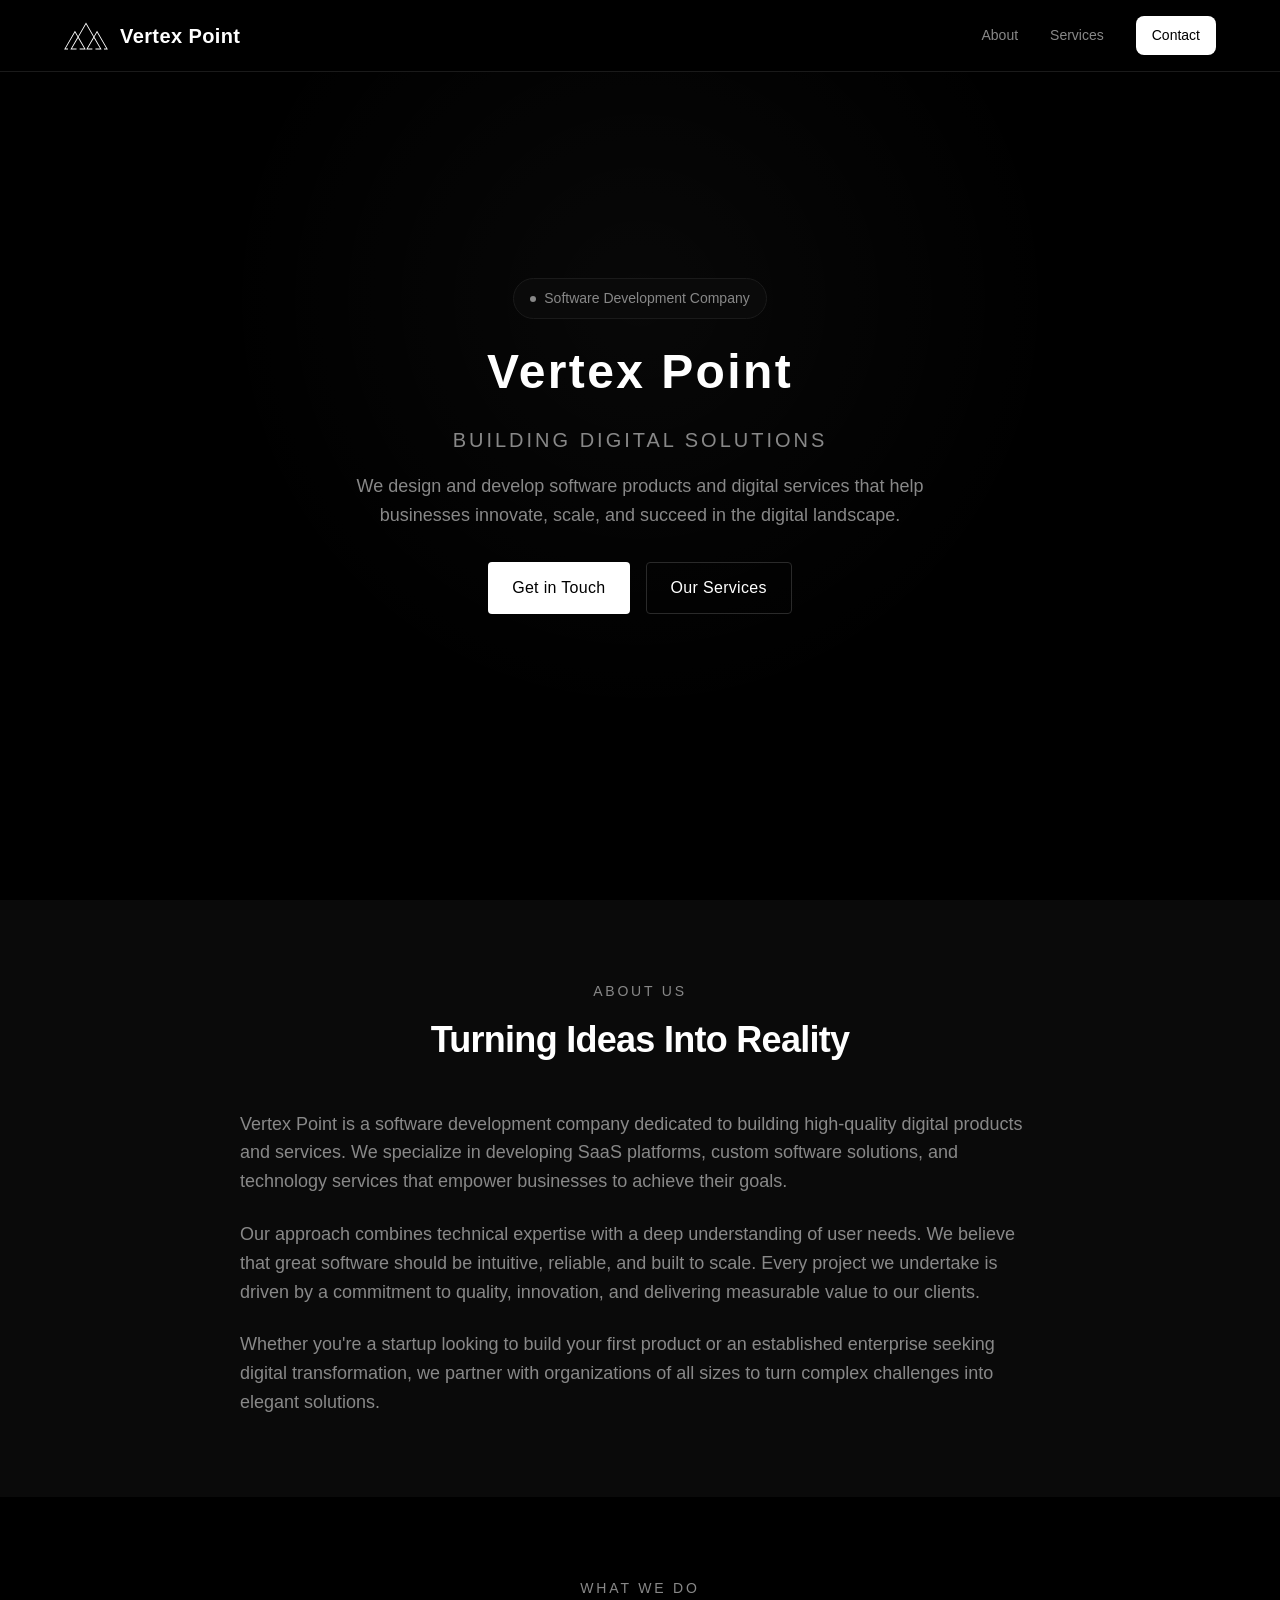
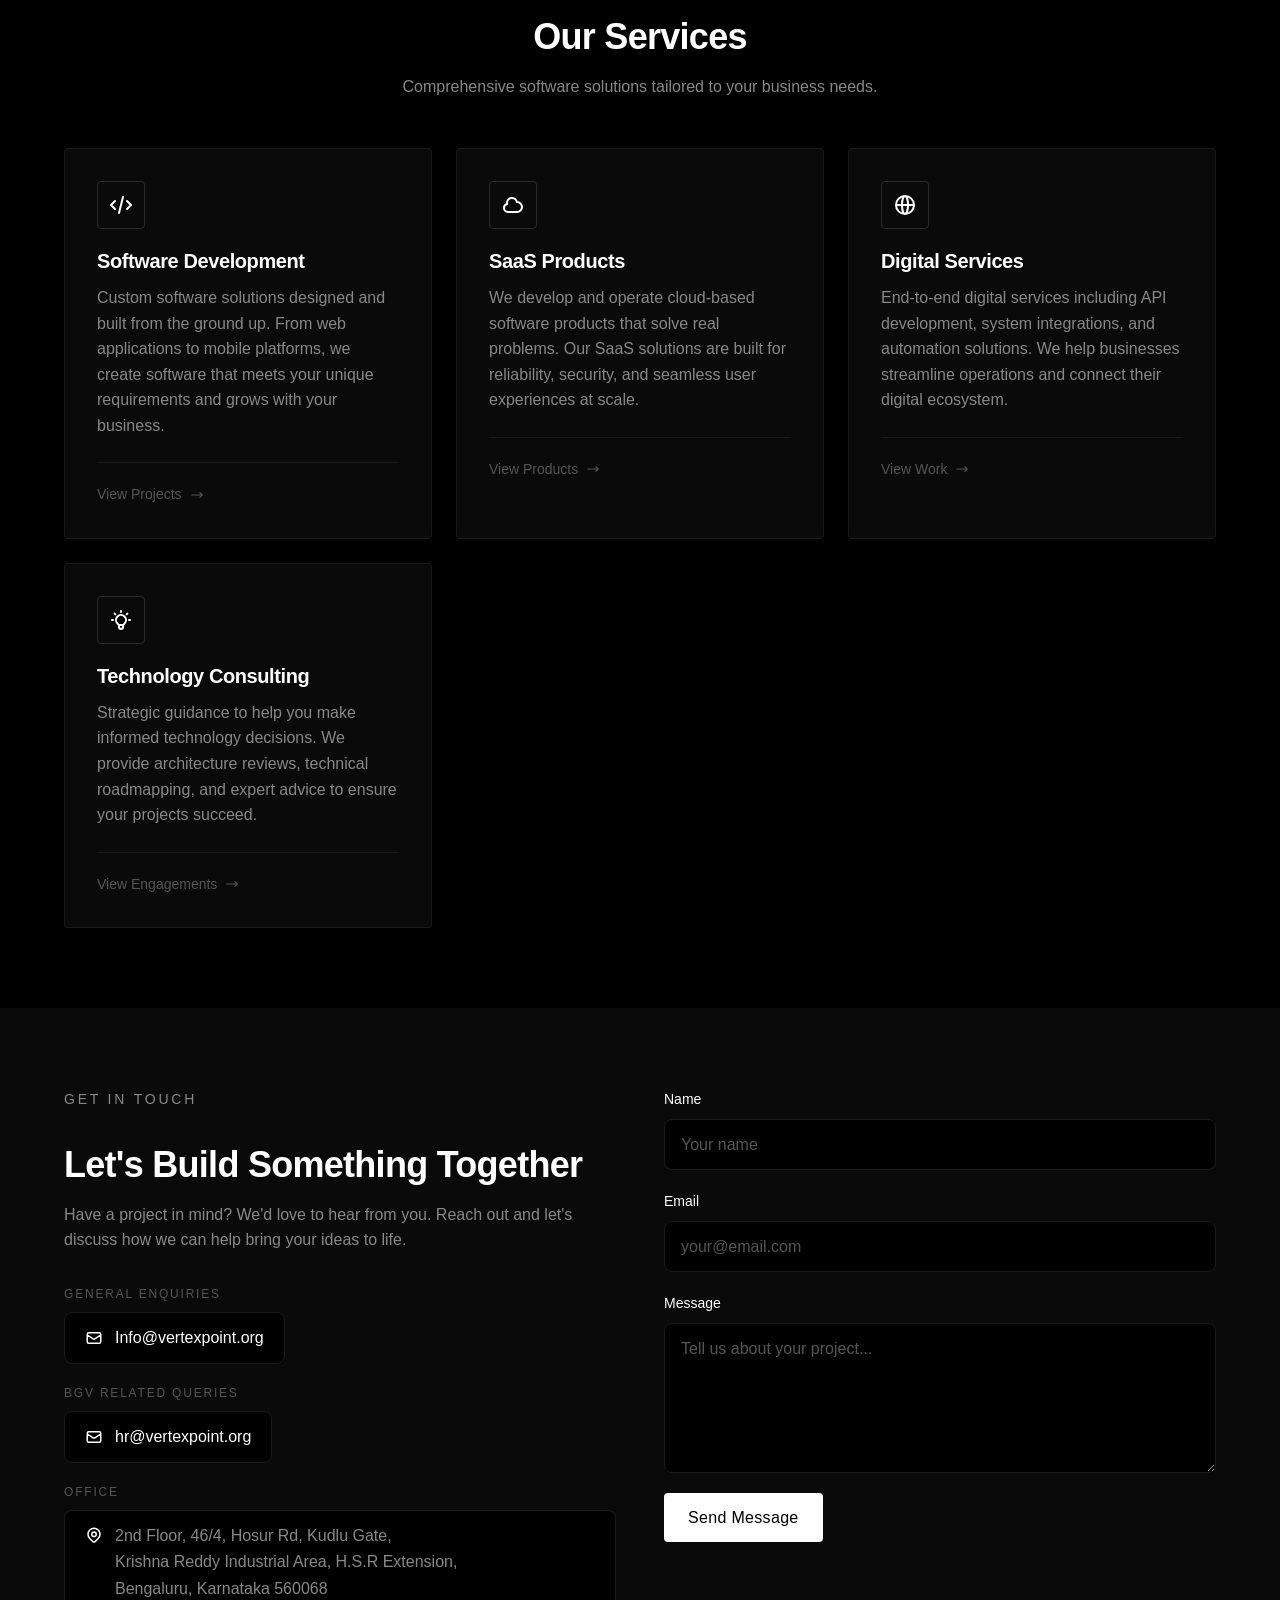
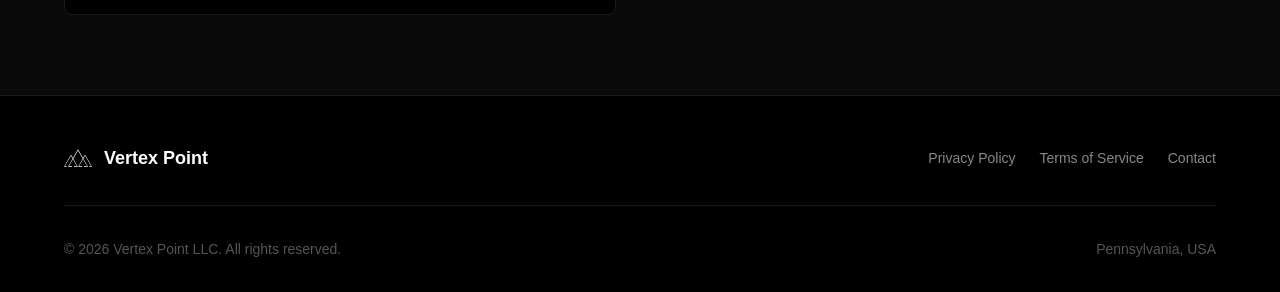
<file: index.html>
<!DOCTYPE html>
<html lang="en">
<head>
  <meta charset="UTF-8">
  <meta name="viewport" content="width=device-width, initial-scale=1.0">
  <meta http-equiv="X-UA-Compatible" content="IE=edge">

  <!-- Primary Meta Tags -->
  <title>Vertex Point | Software Development & Digital Services</title>
  <meta name="title" content="Vertex Point | Software Development & Digital Services">
  <meta name="description" content="Vertex Point LLC is a Pennsylvania-based software development company specializing in SaaS products, digital services, and technology solutions.">
  <meta name="keywords" content="software development, SaaS, digital services, technology consulting, Pennsylvania, software company">
  <meta name="author" content="Vertex Point LLC">
  <meta name="robots" content="index, follow">

  <!-- Canonical URL -->
  <link rel="canonical" href="index.html">

  <!-- Open Graph / Facebook -->
  <meta property="og:type" content="website">
  <meta property="og:url" content="index.html">
  <meta property="og:title" content="Vertex Point | Software Development & Digital Services">
  <meta property="og:description" content="Vertex Point LLC is a Pennsylvania-based software development company specializing in SaaS products, digital services, and technology solutions.">
  <meta property="og:image" content="og-image.html">
  <meta property="og:site_name" content="Vertex Point">
  <meta property="og:locale" content="en_US">

  <!-- Twitter -->
  <meta name="twitter:card" content="summary_large_image">
  <meta name="twitter:url" content="index.html">
  <meta name="twitter:title" content="Vertex Point | Software Development & Digital Services">
  <meta name="twitter:description" content="Vertex Point LLC is a Pennsylvania-based software development company specializing in SaaS products, digital services, and technology solutions.">
  <meta name="twitter:image" content="og-image.html">

  <!-- Favicon -->
  <link rel="icon" type="image/svg+xml" href="favicon.svg">
  <link rel="apple-touch-icon" href="favicon.svg">

  <!-- Stylesheet -->
  <link rel="stylesheet" href="css/style.css">

  <!-- Structured Data -->
  <script type="application/ld+json">
  {
    "@context": "https://schema.org",
    "@type": "Organization",
    "name": "Vertex Point LLC",
    "alternateName": "Vertex Point",
    "url": "https://vpoint.dev",
    "logo": "https://vpoint.dev/favicon.svg",
    "description": "Software development company specializing in SaaS products, digital services, and technology solutions.",
    "address": {
      "@type": "PostalAddress",
      "streetAddress": "2nd floor 46/4, Hosur Rd, Kudlu Gate, Krishna Reddy Industrial Area, H.S.R Extension",
      "addressLocality": "Bengaluru",
      "addressRegion": "Karnataka",
      "postalCode": "560068",
      "addressCountry": "IN"
    },
    "contactPoint": [
      {
        "@type": "ContactPoint",
        "email": "Info@vertexpoint.org",
        "contactType": "customer service"
      },
      {
        "@type": "ContactPoint",
        "email": "hr@vertexpoint.org",
        "contactType": "human resources"
      }
    ],
    "sameAs": []
  }
  </script>
</head>
<body>
  <!-- Header -->
  <header class="header">
    <div class="container">
      <a href="index.html" class="logo" aria-label="Vertex Point Home">
        <svg viewBox="-125 -80 250 160" fill="none" xmlns="http://www.w3.org/2000/svg" aria-hidden="true">
          <polygon fill="currentColor" points="102.69756,77.17041 124.99998,77.17041 63.1392,-29.97693 45.19286,1.10681 -0.0002,-77.17041 -45.19334,1.10681 -63.13921,-29.97693 -124.99998,77.17041 -102.69753,77.17041 -102.69753,72.12573 -116.26201,72.12573 -63.13921,-19.88586 -48.10616,6.15137 -89.10826,77.17041 -54.07253,77.17041 -54.07253,72.12573 -80.37025,72.12573 -45.19334,11.19702 -10.01595,72.12573 -36.31413,72.12573 -36.31413,77.17041 -1.2784,77.17041 -42.2805,6.15137 -0.0002,-67.0802 42.28105,6.15234 1.27745,77.17041 36.31419,77.17041 36.31419,72.12573 10.01598,72.12573 45.19286,11.19702 80.3698,72.12573 54.07256,72.12573 54.07256,77.17041 89.10924,77.17041 48.1057,6.15137 63.1392,-19.88586 116.26152,72.12573 102.69756,72.12573"/>
        </svg>
        <span>Vertex Point</span>
      </a>

      <button class="menu-toggle" aria-label="Toggle menu" aria-expanded="false">
        <span></span>
        <span></span>
        <span></span>
      </button>

      <nav class="nav" role="navigation">
        <a href="#about" class="nav-link">About</a>
        <a href="#services" class="nav-link">Services</a>
        <a href="#contact" class="nav-cta">Contact</a>
      </nav>
    </div>
  </header>

  <main>
    <!-- Hero Section -->
    <section class="hero" id="home">
      <div class="container">
        <div class="hero-content">
          <div class="hero-badge">
            <span class="dot"></span>
            <span>Software Development Company</span>
          </div>
          <h1>Vertex Point</h1>
          <p class="hero-tagline">Building Digital Solutions</p>
          <p class="hero-description">
            We design and develop software products and digital services that help businesses innovate, scale, and succeed in the digital landscape.
          </p>
          <div class="hero-cta">
            <a href="#contact" class="btn btn-primary">Get in Touch</a>
            <a href="#services" class="btn btn-secondary">Our Services</a>
          </div>
        </div>
      </div>
    </section>

    <!-- About Section -->
    <section class="about" id="about">
      <div class="container">
        <div class="section-header">
          <p class="section-label">About Us</p>
          <h2>Turning Ideas Into Reality</h2>
        </div>
        <div class="about-content">
          <p>
            Vertex Point is a software development company dedicated to building high-quality digital products and services. We specialize in developing SaaS platforms, custom software solutions, and technology services that empower businesses to achieve their goals.
          </p>
          <p>
            Our approach combines technical expertise with a deep understanding of user needs. We believe that great software should be intuitive, reliable, and built to scale. Every project we undertake is driven by a commitment to quality, innovation, and delivering measurable value to our clients.
          </p>
          <p>
            Whether you're a startup looking to build your first product or an established enterprise seeking digital transformation, we partner with organizations of all sizes to turn complex challenges into elegant solutions.
          </p>
        </div>
      </div>
    </section>

    <!-- Services Section -->
    <section class="services" id="services">
      <div class="container">
        <div class="section-header">
          <p class="section-label">What We Do</p>
          <h2>Our Services</h2>
          <p>Comprehensive software solutions tailored to your business needs.</p>
        </div>
        <div class="services-grid">
          <!-- Software Development -->
          <a href="services/software-development.html" class="service-card">
            <div class="service-icon">
              <svg xmlns="http://www.w3.org/2000/svg" fill="none" viewBox="0 0 24 24" stroke="currentColor" stroke-width="2">
                <path stroke-linecap="round" stroke-linejoin="round" d="M10 20l4-16m4 4l4 4-4 4M6 16l-4-4 4-4"/>
              </svg>
            </div>
            <h3>Software Development</h3>
            <p>Custom software solutions designed and built from the ground up. From web applications to mobile platforms, we create software that meets your unique requirements and grows with your business.</p>
            <div class="service-card-footer">
              <span>View Projects</span>
              <svg xmlns="http://www.w3.org/2000/svg" fill="none" viewBox="0 0 24 24" stroke="currentColor" stroke-width="2" width="14" height="14"><path stroke-linecap="round" stroke-linejoin="round" d="M17 8l4 4m0 0l-4 4m4-4H3"/></svg>
            </div>
          </a>

          <!-- SaaS Products -->
          <a href="services/saas.html" class="service-card">
            <div class="service-icon">
              <svg xmlns="http://www.w3.org/2000/svg" fill="none" viewBox="0 0 24 24" stroke="currentColor" stroke-width="2">
                <path stroke-linecap="round" stroke-linejoin="round" d="M3 15a4 4 0 004 4h9a5 5 0 10-.1-9.999 5.002 5.002 0 10-9.78 2.096A4.001 4.001 0 003 15z"/>
              </svg>
            </div>
            <h3>SaaS Products</h3>
            <p>We develop and operate cloud-based software products that solve real problems. Our SaaS solutions are built for reliability, security, and seamless user experiences at scale.</p>
            <div class="service-card-footer">
              <span>View Products</span>
              <svg xmlns="http://www.w3.org/2000/svg" fill="none" viewBox="0 0 24 24" stroke="currentColor" stroke-width="2" width="14" height="14"><path stroke-linecap="round" stroke-linejoin="round" d="M17 8l4 4m0 0l-4 4m4-4H3"/></svg>
            </div>
          </a>

          <!-- Digital Services -->
          <a href="services/digital-services.html" class="service-card">
            <div class="service-icon">
              <svg xmlns="http://www.w3.org/2000/svg" fill="none" viewBox="0 0 24 24" stroke="currentColor" stroke-width="2">
                <path stroke-linecap="round" stroke-linejoin="round" d="M21 12a9 9 0 01-9 9m9-9a9 9 0 00-9-9m9 9H3m9 9a9 9 0 01-9-9m9 9c1.657 0 3-4.03 3-9s-1.343-9-3-9m0 18c-1.657 0-3-4.03-3-9s1.343-9 3-9m-9 9a9 9 0 019-9"/>
              </svg>
            </div>
            <h3>Digital Services</h3>
            <p>End-to-end digital services including API development, system integrations, and automation solutions. We help businesses streamline operations and connect their digital ecosystem.</p>
            <div class="service-card-footer">
              <span>View Work</span>
              <svg xmlns="http://www.w3.org/2000/svg" fill="none" viewBox="0 0 24 24" stroke="currentColor" stroke-width="2" width="14" height="14"><path stroke-linecap="round" stroke-linejoin="round" d="M17 8l4 4m0 0l-4 4m4-4H3"/></svg>
            </div>
          </a>

          <!-- Technology Consulting -->
          <a href="services/technology-consulting.html" class="service-card">
            <div class="service-icon">
              <svg xmlns="http://www.w3.org/2000/svg" fill="none" viewBox="0 0 24 24" stroke="currentColor" stroke-width="2">
                <path stroke-linecap="round" stroke-linejoin="round" d="M9.663 17h4.673M12 3v1m6.364 1.636l-.707.707M21 12h-1M4 12H3m3.343-5.657l-.707-.707m2.828 9.9a5 5 0 117.072 0l-.548.547A3.374 3.374 0 0014 18.469V19a2 2 0 11-4 0v-.531c0-.895-.356-1.754-.988-2.386l-.548-.547z"/>
              </svg>
            </div>
            <h3>Technology Consulting</h3>
            <p>Strategic guidance to help you make informed technology decisions. We provide architecture reviews, technical roadmapping, and expert advice to ensure your projects succeed.</p>
            <div class="service-card-footer">
              <span>View Engagements</span>
              <svg xmlns="http://www.w3.org/2000/svg" fill="none" viewBox="0 0 24 24" stroke="currentColor" stroke-width="2" width="14" height="14"><path stroke-linecap="round" stroke-linejoin="round" d="M17 8l4 4m0 0l-4 4m4-4H3"/></svg>
            </div>
          </a>
        </div>
      </div>
    </section>

    <!-- Contact Section -->
    <section class="contact" id="contact">
      <div class="container">
        <div class="contact-wrapper">
          <div class="contact-info">
            <p class="section-label">Get in Touch</p>
            <h2>Let's Build Something Together</h2>
            <p>Have a project in mind? We'd love to hear from you. Reach out and let's discuss how we can help bring your ideas to life.</p>
            <div class="contact-details">
              <div class="contact-item">
                <span class="contact-item-label">General Enquiries</span>
                <a href="mailto:Info@vertexpoint.org" class="contact-email">
                  <svg xmlns="http://www.w3.org/2000/svg" fill="none" viewBox="0 0 24 24" stroke="currentColor" stroke-width="2">
                    <path stroke-linecap="round" stroke-linejoin="round" d="M3 8l7.89 5.26a2 2 0 002.22 0L21 8M5 19h14a2 2 0 002-2V7a2 2 0 00-2-2H5a2 2 0 00-2 2v10a2 2 0 002 2z"/>
                  </svg>
                  Info@vertexpoint.org
                </a>
              </div>
              <div class="contact-item">
                <span class="contact-item-label">BGV Related Queries</span>
                <a href="mailto:hr@vertexpoint.org" class="contact-email">
                  <svg xmlns="http://www.w3.org/2000/svg" fill="none" viewBox="0 0 24 24" stroke="currentColor" stroke-width="2">
                    <path stroke-linecap="round" stroke-linejoin="round" d="M3 8l7.89 5.26a2 2 0 002.22 0L21 8M5 19h14a2 2 0 002-2V7a2 2 0 00-2-2H5a2 2 0 00-2 2v10a2 2 0 002 2z"/>
                  </svg>
                  hr@vertexpoint.org
                </a>
              </div>
              <div class="contact-item">
                <span class="contact-item-label">Office</span>
                <address class="contact-address">
                  <svg xmlns="http://www.w3.org/2000/svg" fill="none" viewBox="0 0 24 24" stroke="currentColor" stroke-width="2">
                    <path stroke-linecap="round" stroke-linejoin="round" d="M17.657 16.657L13.414 20.9a1.998 1.998 0 01-2.827 0l-4.244-4.243a8 8 0 1111.314 0z"/>
                    <path stroke-linecap="round" stroke-linejoin="round" d="M15 11a3 3 0 11-6 0 3 3 0 016 0z"/>
                  </svg>
                  <span>2nd Floor, 46/4, Hosur Rd, Kudlu Gate,<br>Krishna Reddy Industrial Area, H.S.R Extension,<br>Bengaluru, Karnataka 560068</span>
                </address>
              </div>
            </div>
          </div>

          <form class="contact-form" id="contact-form" action="https://formspree.io/f/YOUR_FORM_ID" method="POST">
            <div class="form-group">
              <label for="name">Name</label>
              <input type="text" id="name" name="name" placeholder="Your name" required>
            </div>
            <div class="form-group">
              <label for="email">Email</label>
              <input type="email" id="email" name="email" placeholder="your@email.com" required>
            </div>
            <div class="form-group">
              <label for="message">Message</label>
              <textarea id="message" name="message" placeholder="Tell us about your project..." required></textarea>
            </div>
            <button type="submit" class="btn btn-primary form-submit">Send Message</button>
            <div class="form-status" id="form-status"></div>
          </form>
        </div>
      </div>
    </section>
  </main>

  <!-- Footer -->
  <footer class="footer">
    <div class="container">
      <div class="footer-content">
        <a href="index.html" class="footer-logo">
          <svg viewBox="-125 -80 250 160" fill="none" xmlns="http://www.w3.org/2000/svg" aria-hidden="true">
            <polygon fill="currentColor" points="102.69756,77.17041 124.99998,77.17041 63.1392,-29.97693 45.19286,1.10681 -0.0002,-77.17041 -45.19334,1.10681 -63.13921,-29.97693 -124.99998,77.17041 -102.69753,77.17041 -102.69753,72.12573 -116.26201,72.12573 -63.13921,-19.88586 -48.10616,6.15137 -89.10826,77.17041 -54.07253,77.17041 -54.07253,72.12573 -80.37025,72.12573 -45.19334,11.19702 -10.01595,72.12573 -36.31413,72.12573 -36.31413,77.17041 -1.2784,77.17041 -42.2805,6.15137 -0.0002,-67.0802 42.28105,6.15234 1.27745,77.17041 36.31419,77.17041 36.31419,72.12573 10.01598,72.12573 45.19286,11.19702 80.3698,72.12573 54.07256,72.12573 54.07256,77.17041 89.10924,77.17041 48.1057,6.15137 63.1392,-19.88586 116.26152,72.12573 102.69756,72.12573"/>
          </svg>
          <span>Vertex Point</span>
        </a>
        <div class="footer-links">
          <a href="privacy.html">Privacy Policy</a>
          <a href="terms.html">Terms of Service</a>
          <a href="mailto:Info@vertexpoint.org">Contact</a>
        </div>
      </div>
      <div class="footer-bottom">
        <p class="footer-copyright">&copy; 2026 Vertex Point LLC. All rights reserved.</p>
        <p class="footer-location">Pennsylvania, USA</p>
      </div>
    </div>
  </footer>

  <script src="js/main.js"></script>
</body>

<!-- Mirrored from vpoint.dev/ by HTTrack Website Copier/3.x [XR&CO'2014], Tue, 21 Jul 2026 14:28:01 GMT -->
</html>
</file>
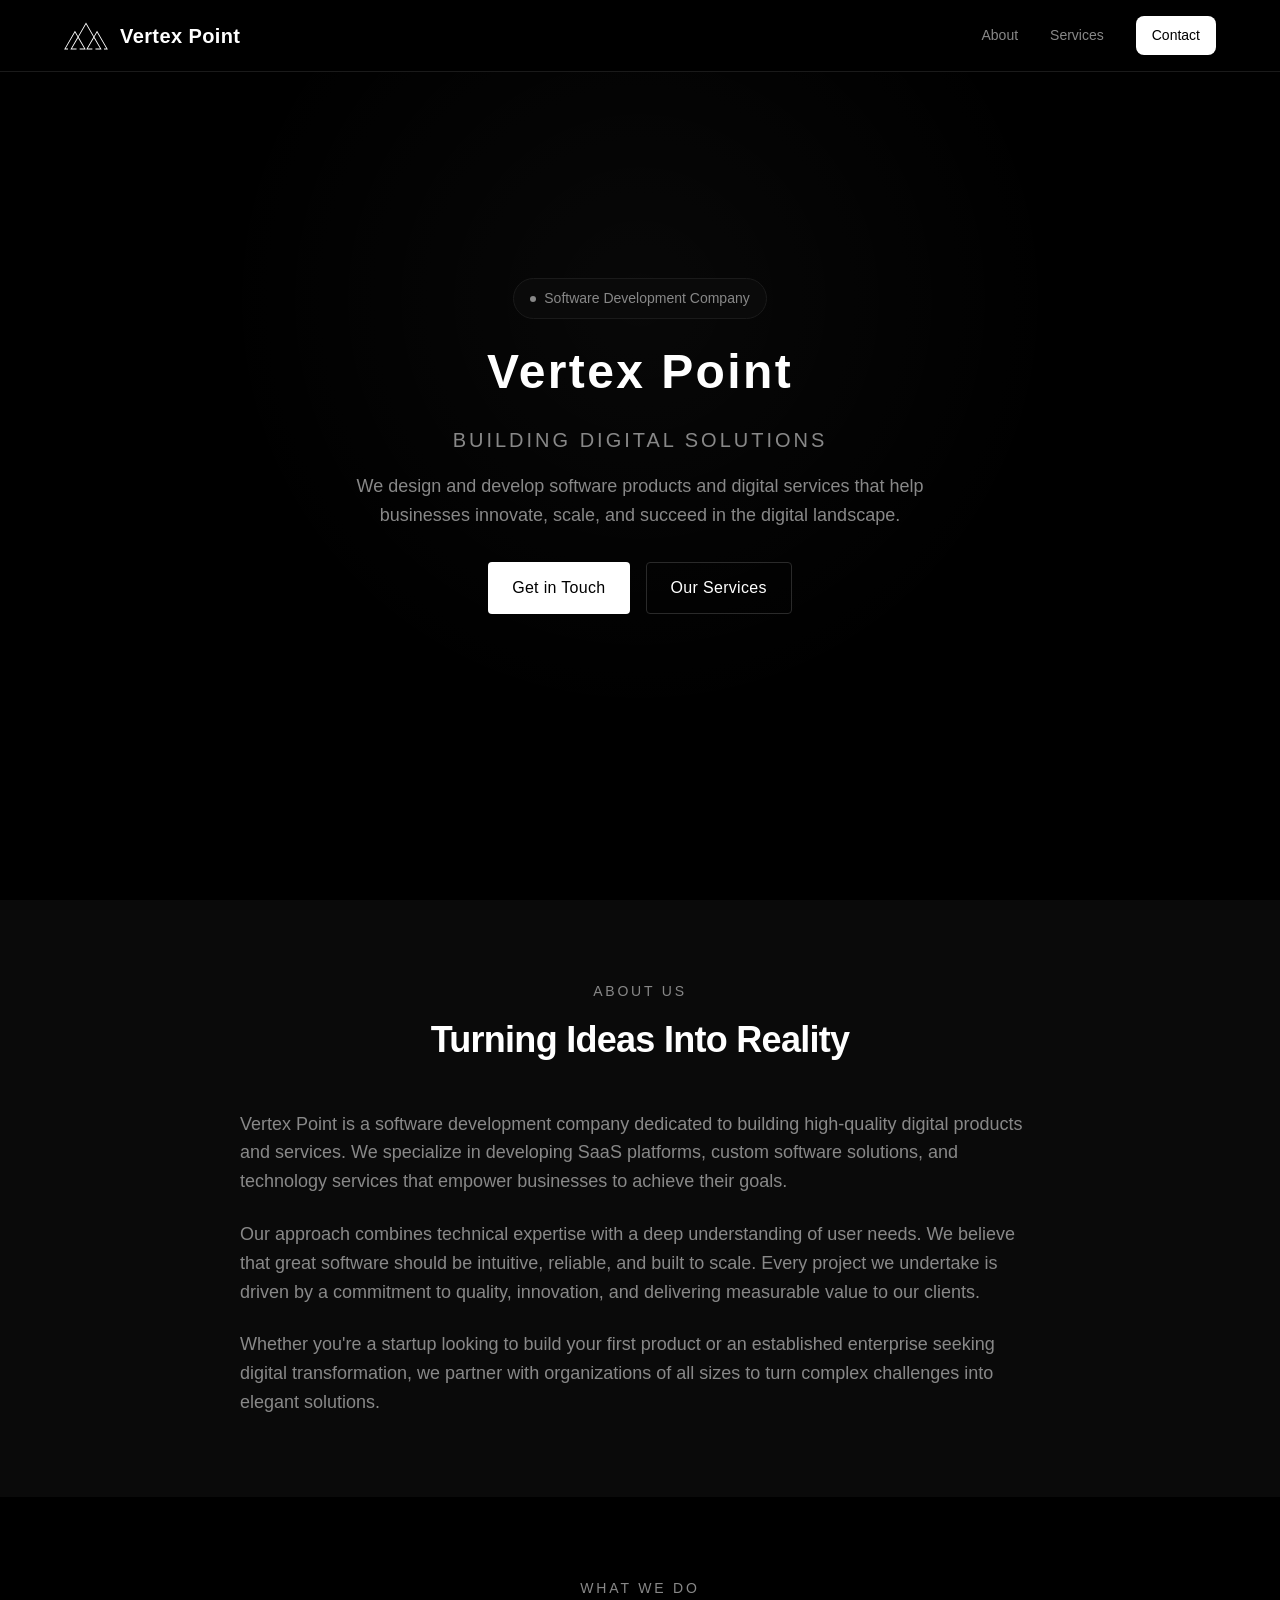
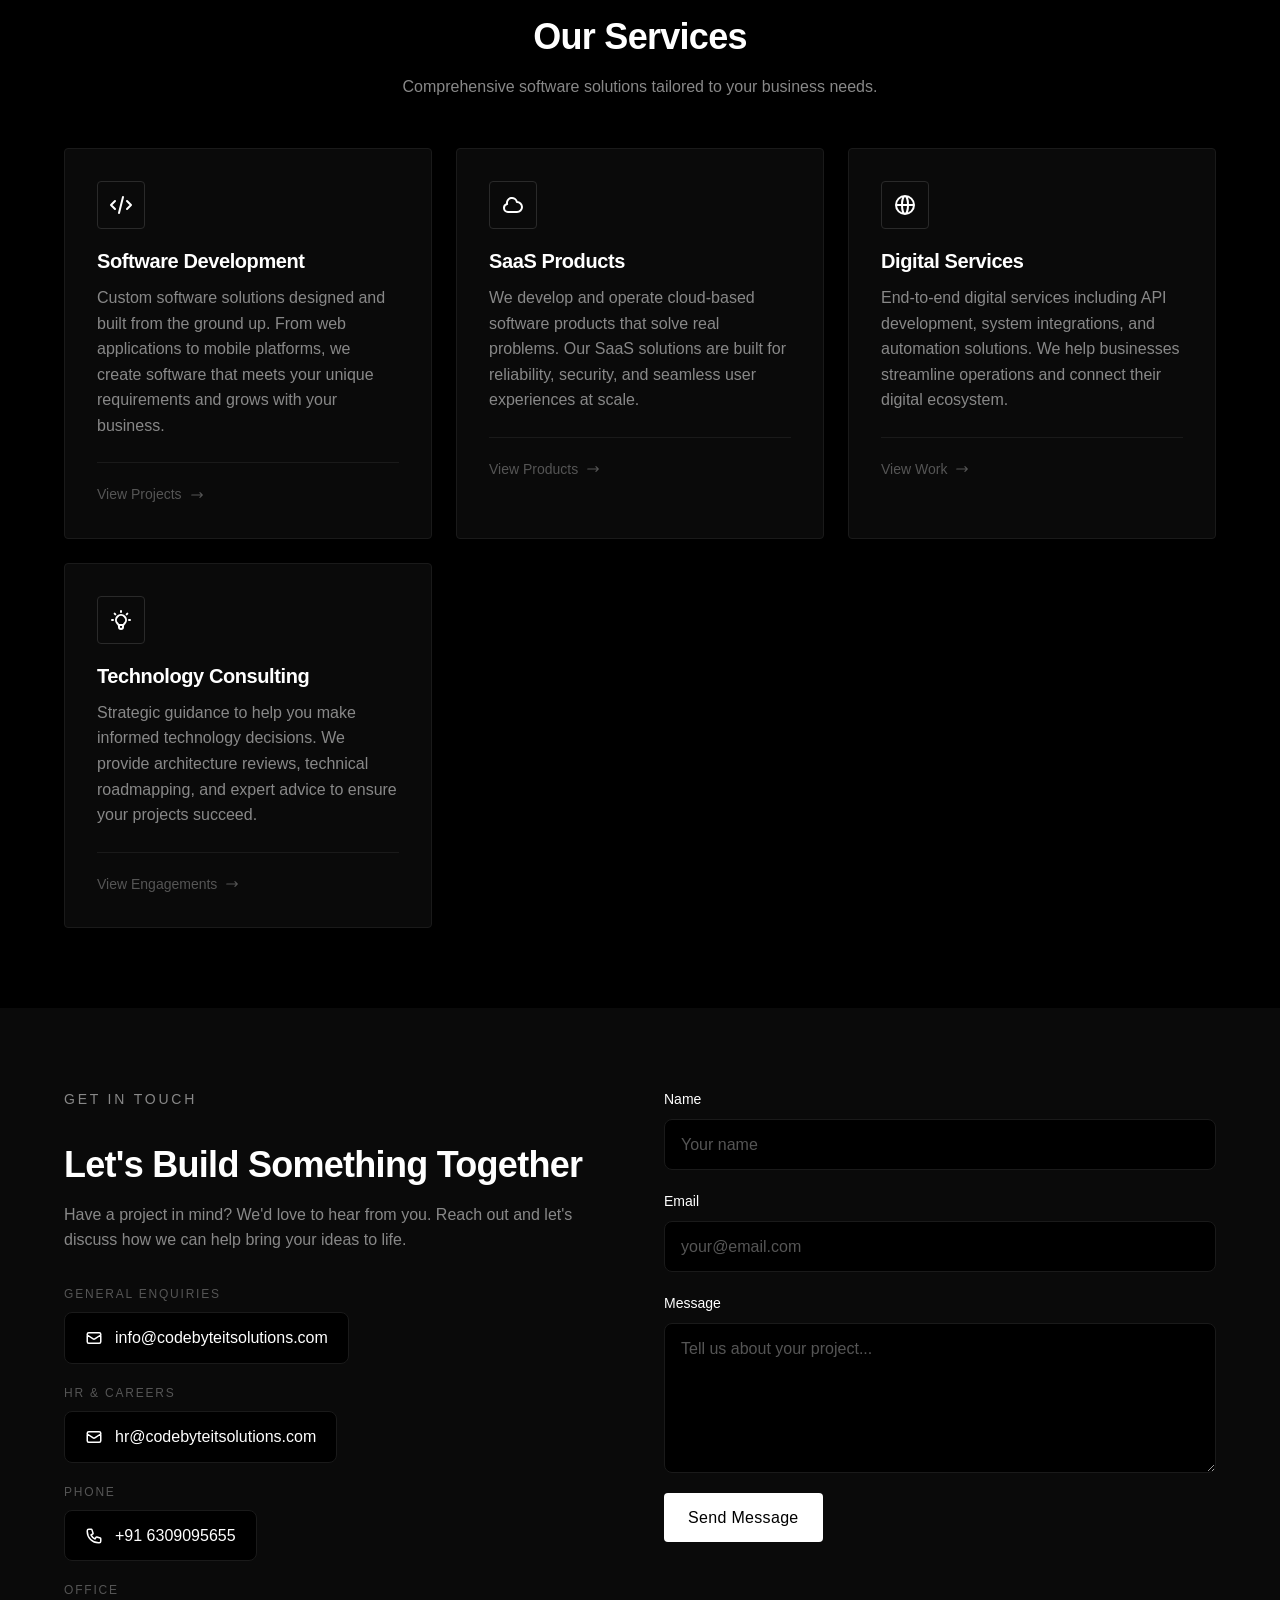
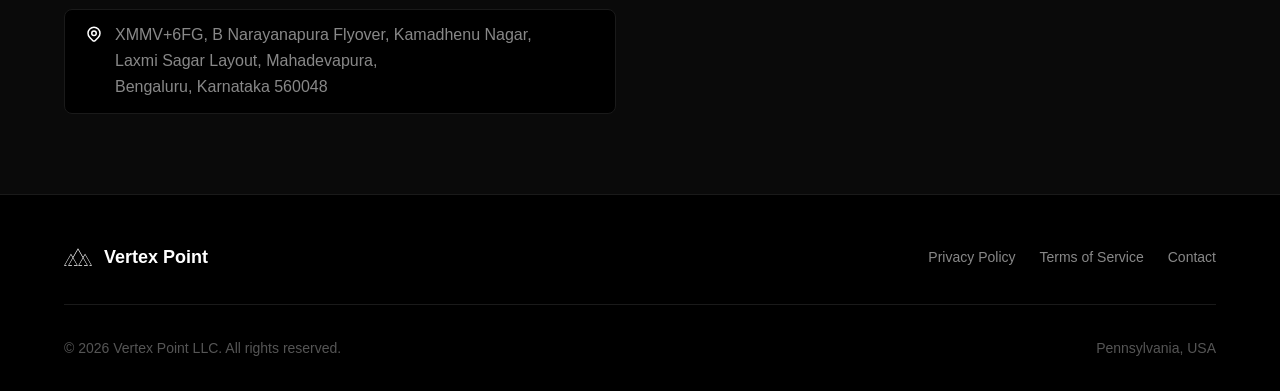
<file: vpoint.dev/index.html>
<!DOCTYPE html>
<html lang="en">
<head>
  <meta charset="UTF-8">
  <meta name="viewport" content="width=device-width, initial-scale=1.0">
  <meta http-equiv="X-UA-Compatible" content="IE=edge">

  <!-- Primary Meta Tags -->
  <title>Vertex Point | Software Development & Digital Services</title>
  <meta name="title" content="Vertex Point | Software Development & Digital Services">
  <meta name="description" content="Vertex Point LLC is a Pennsylvania-based software development company specializing in SaaS products, digital services, and technology solutions.">
  <meta name="keywords" content="software development, SaaS, digital services, technology consulting, Pennsylvania, software company">
  <meta name="author" content="Vertex Point LLC">
  <meta name="robots" content="index, follow">

  <!-- Canonical URL -->
  <link rel="canonical" href="index.html">

  <!-- Open Graph / Facebook -->
  <meta property="og:type" content="website">
  <meta property="og:url" content="index.html">
  <meta property="og:title" content="Vertex Point | Software Development & Digital Services">
  <meta property="og:description" content="Vertex Point LLC is a Pennsylvania-based software development company specializing in SaaS products, digital services, and technology solutions.">
  <meta property="og:image" content="og-image.html">
  <meta property="og:site_name" content="Vertex Point">
  <meta property="og:locale" content="en_US">

  <!-- Twitter -->
  <meta name="twitter:card" content="summary_large_image">
  <meta name="twitter:url" content="index.html">
  <meta name="twitter:title" content="Vertex Point | Software Development & Digital Services">
  <meta name="twitter:description" content="Vertex Point LLC is a Pennsylvania-based software development company specializing in SaaS products, digital services, and technology solutions.">
  <meta name="twitter:image" content="og-image.html">

  <!-- Favicon -->
  <link rel="icon" type="image/svg+xml" href="favicon.svg">
  <link rel="apple-touch-icon" href="favicon.svg">

  <!-- Stylesheet -->
  <link rel="stylesheet" href="css/style.css">

  <!-- Structured Data -->
  <script type="application/ld+json">
  {
    "@context": "https://schema.org",
    "@type": "Organization",
    "name": "Vertex Point LLC",
    "alternateName": "Vertex Point",
    "url": "https://vpoint.dev",
    "logo": "https://vpoint.dev/favicon.svg",
    "description": "Software development company specializing in SaaS products, digital services, and technology solutions.",
    "address": {
      "@type": "PostalAddress",
      "streetAddress": "XMMV+6FG, B Narayanapura Flyover, Kamadhenu Nagar, Laxmi Sagar Layout, Mahadevapura",
      "addressLocality": "Bengaluru",
      "addressRegion": "Karnataka",
      "postalCode": "560048",
      "addressCountry": "IN"
    },
    "telephone": "+916309095655",
    "contactPoint": [
      {
        "@type": "ContactPoint",
        "email": "info@codebyteitsolutions.com",
        "contactType": "customer service"
      },
      {
        "@type": "ContactPoint",
        "email": "hr@codebyteitsolutions.com",
        "contactType": "human resources"
      }
    ],
    "sameAs": []
  }
  </script>
</head>
<body>
  <!-- Header -->
  <header class="header">
    <div class="container">
      <a href="index.html" class="logo" aria-label="Vertex Point Home">
        <svg viewBox="-125 -80 250 160" fill="none" xmlns="http://www.w3.org/2000/svg" aria-hidden="true">
          <polygon fill="currentColor" points="102.69756,77.17041 124.99998,77.17041 63.1392,-29.97693 45.19286,1.10681 -0.0002,-77.17041 -45.19334,1.10681 -63.13921,-29.97693 -124.99998,77.17041 -102.69753,77.17041 -102.69753,72.12573 -116.26201,72.12573 -63.13921,-19.88586 -48.10616,6.15137 -89.10826,77.17041 -54.07253,77.17041 -54.07253,72.12573 -80.37025,72.12573 -45.19334,11.19702 -10.01595,72.12573 -36.31413,72.12573 -36.31413,77.17041 -1.2784,77.17041 -42.2805,6.15137 -0.0002,-67.0802 42.28105,6.15234 1.27745,77.17041 36.31419,77.17041 36.31419,72.12573 10.01598,72.12573 45.19286,11.19702 80.3698,72.12573 54.07256,72.12573 54.07256,77.17041 89.10924,77.17041 48.1057,6.15137 63.1392,-19.88586 116.26152,72.12573 102.69756,72.12573"/>
        </svg>
        <span>Vertex Point</span>
      </a>

      <button class="menu-toggle" aria-label="Toggle menu" aria-expanded="false">
        <span></span>
        <span></span>
        <span></span>
      </button>

      <nav class="nav" role="navigation">
        <a href="#about" class="nav-link">About</a>
        <a href="#services" class="nav-link">Services</a>
        <a href="#contact" class="nav-cta">Contact</a>
      </nav>
    </div>
  </header>

  <main>
    <!-- Hero Section -->
    <section class="hero" id="home">
      <div class="container">
        <div class="hero-content">
          <div class="hero-badge">
            <span class="dot"></span>
            <span>Software Development Company</span>
          </div>
          <h1>Vertex Point</h1>
          <p class="hero-tagline">Building Digital Solutions</p>
          <p class="hero-description">
            We design and develop software products and digital services that help businesses innovate, scale, and succeed in the digital landscape.
          </p>
          <div class="hero-cta">
            <a href="#contact" class="btn btn-primary">Get in Touch</a>
            <a href="#services" class="btn btn-secondary">Our Services</a>
          </div>
        </div>
      </div>
    </section>

    <!-- About Section -->
    <section class="about" id="about">
      <div class="container">
        <div class="section-header">
          <p class="section-label">About Us</p>
          <h2>Turning Ideas Into Reality</h2>
        </div>
        <div class="about-content">
          <p>
            Vertex Point is a software development company dedicated to building high-quality digital products and services. We specialize in developing SaaS platforms, custom software solutions, and technology services that empower businesses to achieve their goals.
          </p>
          <p>
            Our approach combines technical expertise with a deep understanding of user needs. We believe that great software should be intuitive, reliable, and built to scale. Every project we undertake is driven by a commitment to quality, innovation, and delivering measurable value to our clients.
          </p>
          <p>
            Whether you're a startup looking to build your first product or an established enterprise seeking digital transformation, we partner with organizations of all sizes to turn complex challenges into elegant solutions.
          </p>
        </div>
      </div>
    </section>

    <!-- Services Section -->
    <section class="services" id="services">
      <div class="container">
        <div class="section-header">
          <p class="section-label">What We Do</p>
          <h2>Our Services</h2>
          <p>Comprehensive software solutions tailored to your business needs.</p>
        </div>
        <div class="services-grid">
          <!-- Software Development -->
          <a href="services/software-development.html" class="service-card">
            <div class="service-icon">
              <svg xmlns="http://www.w3.org/2000/svg" fill="none" viewBox="0 0 24 24" stroke="currentColor" stroke-width="2">
                <path stroke-linecap="round" stroke-linejoin="round" d="M10 20l4-16m4 4l4 4-4 4M6 16l-4-4 4-4"/>
              </svg>
            </div>
            <h3>Software Development</h3>
            <p>Custom software solutions designed and built from the ground up. From web applications to mobile platforms, we create software that meets your unique requirements and grows with your business.</p>
            <div class="service-card-footer">
              <span>View Projects</span>
              <svg xmlns="http://www.w3.org/2000/svg" fill="none" viewBox="0 0 24 24" stroke="currentColor" stroke-width="2" width="14" height="14"><path stroke-linecap="round" stroke-linejoin="round" d="M17 8l4 4m0 0l-4 4m4-4H3"/></svg>
            </div>
          </a>

          <!-- SaaS Products -->
          <a href="services/saas.html" class="service-card">
            <div class="service-icon">
              <svg xmlns="http://www.w3.org/2000/svg" fill="none" viewBox="0 0 24 24" stroke="currentColor" stroke-width="2">
                <path stroke-linecap="round" stroke-linejoin="round" d="M3 15a4 4 0 004 4h9a5 5 0 10-.1-9.999 5.002 5.002 0 10-9.78 2.096A4.001 4.001 0 003 15z"/>
              </svg>
            </div>
            <h3>SaaS Products</h3>
            <p>We develop and operate cloud-based software products that solve real problems. Our SaaS solutions are built for reliability, security, and seamless user experiences at scale.</p>
            <div class="service-card-footer">
              <span>View Products</span>
              <svg xmlns="http://www.w3.org/2000/svg" fill="none" viewBox="0 0 24 24" stroke="currentColor" stroke-width="2" width="14" height="14"><path stroke-linecap="round" stroke-linejoin="round" d="M17 8l4 4m0 0l-4 4m4-4H3"/></svg>
            </div>
          </a>

          <!-- Digital Services -->
          <a href="services/digital-services.html" class="service-card">
            <div class="service-icon">
              <svg xmlns="http://www.w3.org/2000/svg" fill="none" viewBox="0 0 24 24" stroke="currentColor" stroke-width="2">
                <path stroke-linecap="round" stroke-linejoin="round" d="M21 12a9 9 0 01-9 9m9-9a9 9 0 00-9-9m9 9H3m9 9a9 9 0 01-9-9m9 9c1.657 0 3-4.03 3-9s-1.343-9-3-9m0 18c-1.657 0-3-4.03-3-9s1.343-9 3-9m-9 9a9 9 0 019-9"/>
              </svg>
            </div>
            <h3>Digital Services</h3>
            <p>End-to-end digital services including API development, system integrations, and automation solutions. We help businesses streamline operations and connect their digital ecosystem.</p>
            <div class="service-card-footer">
              <span>View Work</span>
              <svg xmlns="http://www.w3.org/2000/svg" fill="none" viewBox="0 0 24 24" stroke="currentColor" stroke-width="2" width="14" height="14"><path stroke-linecap="round" stroke-linejoin="round" d="M17 8l4 4m0 0l-4 4m4-4H3"/></svg>
            </div>
          </a>

          <!-- Technology Consulting -->
          <a href="services/technology-consulting.html" class="service-card">
            <div class="service-icon">
              <svg xmlns="http://www.w3.org/2000/svg" fill="none" viewBox="0 0 24 24" stroke="currentColor" stroke-width="2">
                <path stroke-linecap="round" stroke-linejoin="round" d="M9.663 17h4.673M12 3v1m6.364 1.636l-.707.707M21 12h-1M4 12H3m3.343-5.657l-.707-.707m2.828 9.9a5 5 0 117.072 0l-.548.547A3.374 3.374 0 0014 18.469V19a2 2 0 11-4 0v-.531c0-.895-.356-1.754-.988-2.386l-.548-.547z"/>
              </svg>
            </div>
            <h3>Technology Consulting</h3>
            <p>Strategic guidance to help you make informed technology decisions. We provide architecture reviews, technical roadmapping, and expert advice to ensure your projects succeed.</p>
            <div class="service-card-footer">
              <span>View Engagements</span>
              <svg xmlns="http://www.w3.org/2000/svg" fill="none" viewBox="0 0 24 24" stroke="currentColor" stroke-width="2" width="14" height="14"><path stroke-linecap="round" stroke-linejoin="round" d="M17 8l4 4m0 0l-4 4m4-4H3"/></svg>
            </div>
          </a>
        </div>
      </div>
    </section>

    <!-- Contact Section -->
    <section class="contact" id="contact">
      <div class="container">
        <div class="contact-wrapper">
          <div class="contact-info">
            <p class="section-label">Get in Touch</p>
            <h2>Let's Build Something Together</h2>
            <p>Have a project in mind? We'd love to hear from you. Reach out and let's discuss how we can help bring your ideas to life.</p>
            <div class="contact-details">
              <div class="contact-item">
                <span class="contact-item-label">General Enquiries</span>
                <a href="mailto:info@codebyteitsolutions.com" class="contact-email">
                  <svg xmlns="http://www.w3.org/2000/svg" fill="none" viewBox="0 0 24 24" stroke="currentColor" stroke-width="2">
                    <path stroke-linecap="round" stroke-linejoin="round" d="M3 8l7.89 5.26a2 2 0 002.22 0L21 8M5 19h14a2 2 0 002-2V7a2 2 0 00-2-2H5a2 2 0 00-2 2v10a2 2 0 002 2z"/>
                  </svg>
                  info@codebyteitsolutions.com
                </a>
              </div>
              <div class="contact-item">
                <span class="contact-item-label">HR &amp; Careers</span>
                <a href="mailto:hr@codebyteitsolutions.com" class="contact-email">
                  <svg xmlns="http://www.w3.org/2000/svg" fill="none" viewBox="0 0 24 24" stroke="currentColor" stroke-width="2">
                    <path stroke-linecap="round" stroke-linejoin="round" d="M3 8l7.89 5.26a2 2 0 002.22 0L21 8M5 19h14a2 2 0 002-2V7a2 2 0 00-2-2H5a2 2 0 00-2 2v10a2 2 0 002 2z"/>
                  </svg>
                  hr@codebyteitsolutions.com
                </a>
              </div>
              <div class="contact-item">
                <span class="contact-item-label">Phone</span>
                <a href="tel:+916309095655" class="contact-email">
                  <svg xmlns="http://www.w3.org/2000/svg" fill="none" viewBox="0 0 24 24" stroke="currentColor" stroke-width="2">
                    <path stroke-linecap="round" stroke-linejoin="round" d="M3 5a2 2 0 012-2h3.28a1 1 0 01.948.684l1.498 4.493a1 1 0 01-.502 1.21l-2.257 1.13a11.042 11.042 0 005.516 5.516l1.13-2.257a1 1 0 011.21-.502l4.493 1.498a1 1 0 01.684.949V19a2 2 0 01-2 2h-1C9.716 21 3 14.284 3 6V5z"/>
                  </svg>
                  +91 6309095655
                </a>
              </div>
              <div class="contact-item">
                <span class="contact-item-label">Office</span>
                <address class="contact-address">
                  <svg xmlns="http://www.w3.org/2000/svg" fill="none" viewBox="0 0 24 24" stroke="currentColor" stroke-width="2">
                    <path stroke-linecap="round" stroke-linejoin="round" d="M17.657 16.657L13.414 20.9a1.998 1.998 0 01-2.827 0l-4.244-4.243a8 8 0 1111.314 0z"/>
                    <path stroke-linecap="round" stroke-linejoin="round" d="M15 11a3 3 0 11-6 0 3 3 0 016 0z"/>
                  </svg>
                  <span>XMMV+6FG, B Narayanapura Flyover, Kamadhenu Nagar,<br>Laxmi Sagar Layout, Mahadevapura,<br>Bengaluru, Karnataka 560048</span>
                </address>
              </div>
            </div>
          </div>

          <form class="contact-form" id="contact-form" action="https://formspree.io/f/YOUR_FORM_ID" method="POST">
            <div class="form-group">
              <label for="name">Name</label>
              <input type="text" id="name" name="name" placeholder="Your name" required>
            </div>
            <div class="form-group">
              <label for="email">Email</label>
              <input type="email" id="email" name="email" placeholder="your@email.com" required>
            </div>
            <div class="form-group">
              <label for="message">Message</label>
              <textarea id="message" name="message" placeholder="Tell us about your project..." required></textarea>
            </div>
            <button type="submit" class="btn btn-primary form-submit">Send Message</button>
            <div class="form-status" id="form-status"></div>
          </form>
        </div>
      </div>
    </section>
  </main>

  <!-- Footer -->
  <footer class="footer">
    <div class="container">
      <div class="footer-content">
        <a href="index.html" class="footer-logo">
          <svg viewBox="-125 -80 250 160" fill="none" xmlns="http://www.w3.org/2000/svg" aria-hidden="true">
            <polygon fill="currentColor" points="102.69756,77.17041 124.99998,77.17041 63.1392,-29.97693 45.19286,1.10681 -0.0002,-77.17041 -45.19334,1.10681 -63.13921,-29.97693 -124.99998,77.17041 -102.69753,77.17041 -102.69753,72.12573 -116.26201,72.12573 -63.13921,-19.88586 -48.10616,6.15137 -89.10826,77.17041 -54.07253,77.17041 -54.07253,72.12573 -80.37025,72.12573 -45.19334,11.19702 -10.01595,72.12573 -36.31413,72.12573 -36.31413,77.17041 -1.2784,77.17041 -42.2805,6.15137 -0.0002,-67.0802 42.28105,6.15234 1.27745,77.17041 36.31419,77.17041 36.31419,72.12573 10.01598,72.12573 45.19286,11.19702 80.3698,72.12573 54.07256,72.12573 54.07256,77.17041 89.10924,77.17041 48.1057,6.15137 63.1392,-19.88586 116.26152,72.12573 102.69756,72.12573"/>
          </svg>
          <span>Vertex Point</span>
        </a>
        <div class="footer-links">
          <a href="privacy.html">Privacy Policy</a>
          <a href="terms.html">Terms of Service</a>
          <a href="mailto:info@codebyteitsolutions.com">Contact</a>
        </div>
      </div>
      <div class="footer-bottom">
        <p class="footer-copyright">&copy; 2026 Vertex Point LLC. All rights reserved.</p>
        <p class="footer-location">Pennsylvania, USA</p>
      </div>
    </div>
  </footer>

  <script src="js/main.js"></script>
</body>

<!-- Mirrored from vpoint.dev/ by HTTrack Website Copier/3.x [XR&CO'2014], Tue, 21 Jul 2026 14:28:01 GMT -->
</html>
</file>
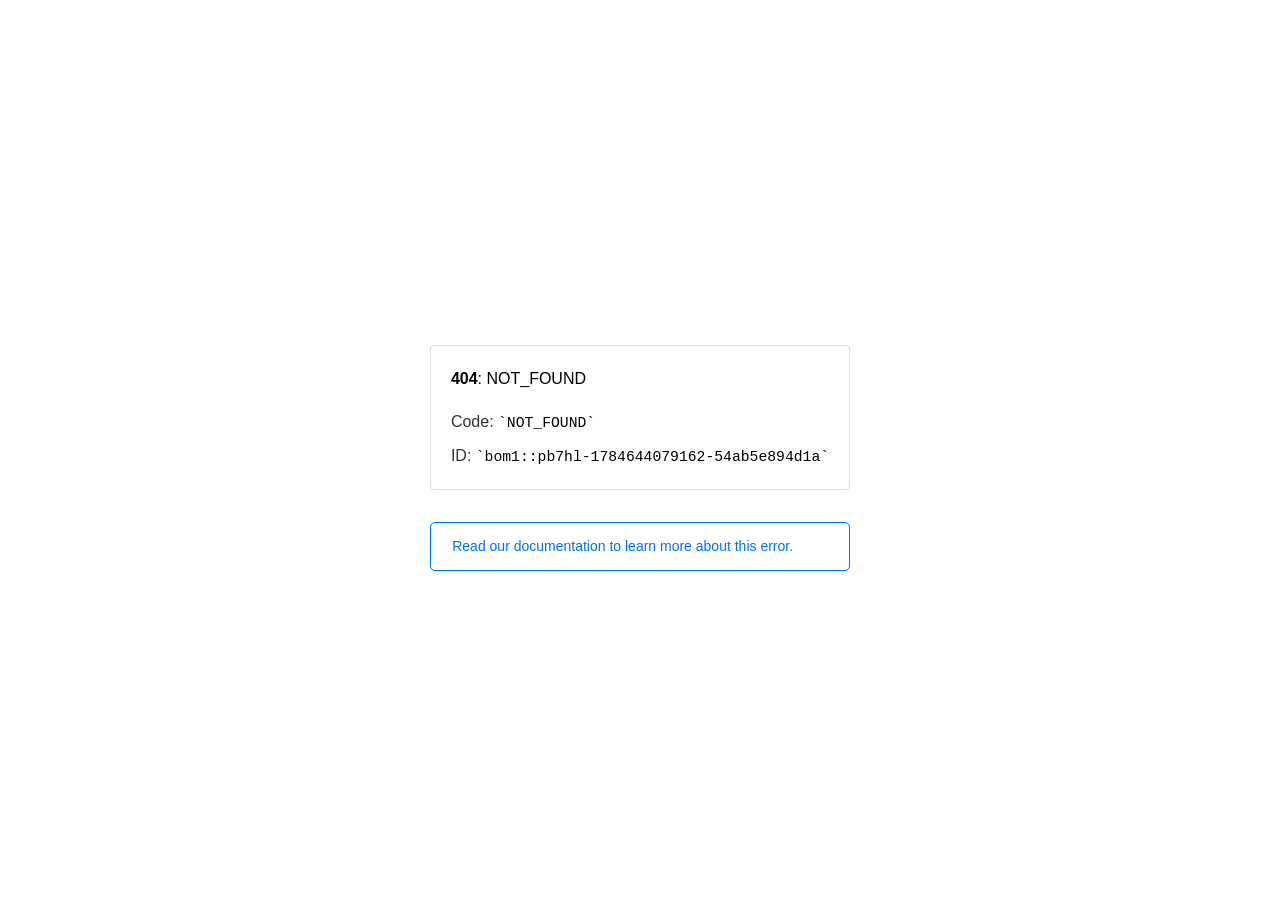
<file: og-image.html>
<!doctype html><html lang=en><meta charset=utf-8><meta name=viewport content="width=device-width,initial-scale=1"><meta name=theme-color content=#000><title>404: NOT_FOUND</title><style>html{font-size:62.5%;box-sizing:border-box;height:-webkit-fill-available}*,::after,::before{box-sizing:inherit}body{font-family:sf pro text,sf pro icons,helvetica neue,helvetica,arial,sans-serif;font-size:1.6rem;line-height:1.65;word-break:break-word;font-kerning:auto;font-variant:normal;-webkit-font-smoothing:antialiased;-moz-osx-font-smoothing:grayscale;text-rendering:optimizeLegibility;hyphens:auto;height:100vh;height:-webkit-fill-available;max-height:100vh;max-height:-webkit-fill-available;margin:0}::selection{background:#79ffe1}::-moz-selection{background:#79ffe1}a{cursor:pointer;color:#0070f3;text-decoration:none;transition:all .2s ease;border-bottom:1px solid #0000}a:hover{border-bottom:1px solid #0070f3}ul{padding:0;margin-left:1.5em;list-style-type:none}li{margin-bottom:10px}ul li:before{content:'\02013'}li:before{display:inline-block;color:#ccc;position:absolute;margin-left:-18px;transition:color .2s ease}code{font-family:Menlo,Monaco,Lucida Console,Liberation Mono,DejaVu Sans Mono,Bitstream Vera Sans Mono,Courier New,monospace,serif;font-size:.92em}code:after,code:before{content:'`'}.container{display:flex;justify-content:center;flex-direction:column;min-height:100%}main{max-width:80rem;padding:4rem 6rem;margin:auto}ul{margin-bottom:32px}.error-title{font-size:2rem;padding-left:22px;line-height:1.5;margin-bottom:24px}.error-title-guilty{border-left:2px solid #ed367f}.error-title-innocent{border-left:2px solid #59b89c}@media(max-width:500px){.owner-error{display:none}}main p{color:#333}.devinfo-container{border:1px solid #ddd;border-radius:4px;padding:2rem;display:flex;flex-direction:column;margin-bottom:32px}.error-code{margin:0;font-size:1.6rem;color:#000;margin-bottom:1.6rem}.devinfo-line{color:#333}.devinfo-line code,code,li{color:#000}.devinfo-line:not(:last-child){margin-bottom:8px}.docs-link,.contact-link{font-weight:500}header,footer,footer a{display:flex;justify-content:center;align-items:center}header,footer{min-height:100px;height:100px}header{border-bottom:1px solid #eaeaea}header h1{font-size:1.8rem;margin:0;font-weight:500}header p{font-size:1.3rem;margin:0;font-weight:500}.header-item{display:flex;padding:0 2rem;margin:2rem 0;text-decoration:line-through;color:#999}.header-item.active{color:#ff0080;text-decoration:none}.header-item.first{border-right:1px solid #eaeaea}.header-item-content{display:flex;flex-direction:column}.header-item-icon{margin-right:1rem;margin-top:.6rem}footer{border-top:1px solid #eaeaea}footer a{color:#000}footer a:hover{border-bottom-color:#0000}footer svg{margin-left:.8rem}.note{padding:8pt 16pt;border-radius:5px;border:1px solid #0070f3;font-size:14px;line-height:1.8;color:#0070f3}@media(max-width:500px){.devinfo-container .devinfo-line code{margin-top:.4rem}.devinfo-container .devinfo-line:not(:last-child){margin-bottom:1.6rem}.devinfo-container{margin-bottom:0}header{flex-direction:column;height:auto;min-height:auto;align-items:flex-start}.header-item.first{border-right:none;margin-bottom:0}main{padding:1rem 2rem}body{font-size:1.4rem;line-height:1.55}footer{display:none}.note{margin-top:16px}}</style><div class=container><main><p class=devinfo-container><span class=error-code><strong>404</strong>: NOT_FOUND</span>
<span class=devinfo-line>Code: <code>NOT_FOUND</code></span>
<span class=devinfo-line>ID: <code>bom1::pb7hl-1784644079162-54ab5e894d1a</code></p><a href=https://vercel.com/docs/errors/NOT_FOUND class=owner-error><div class=note>Read our documentation to learn more about this error.</div></a></main></div>
</file>
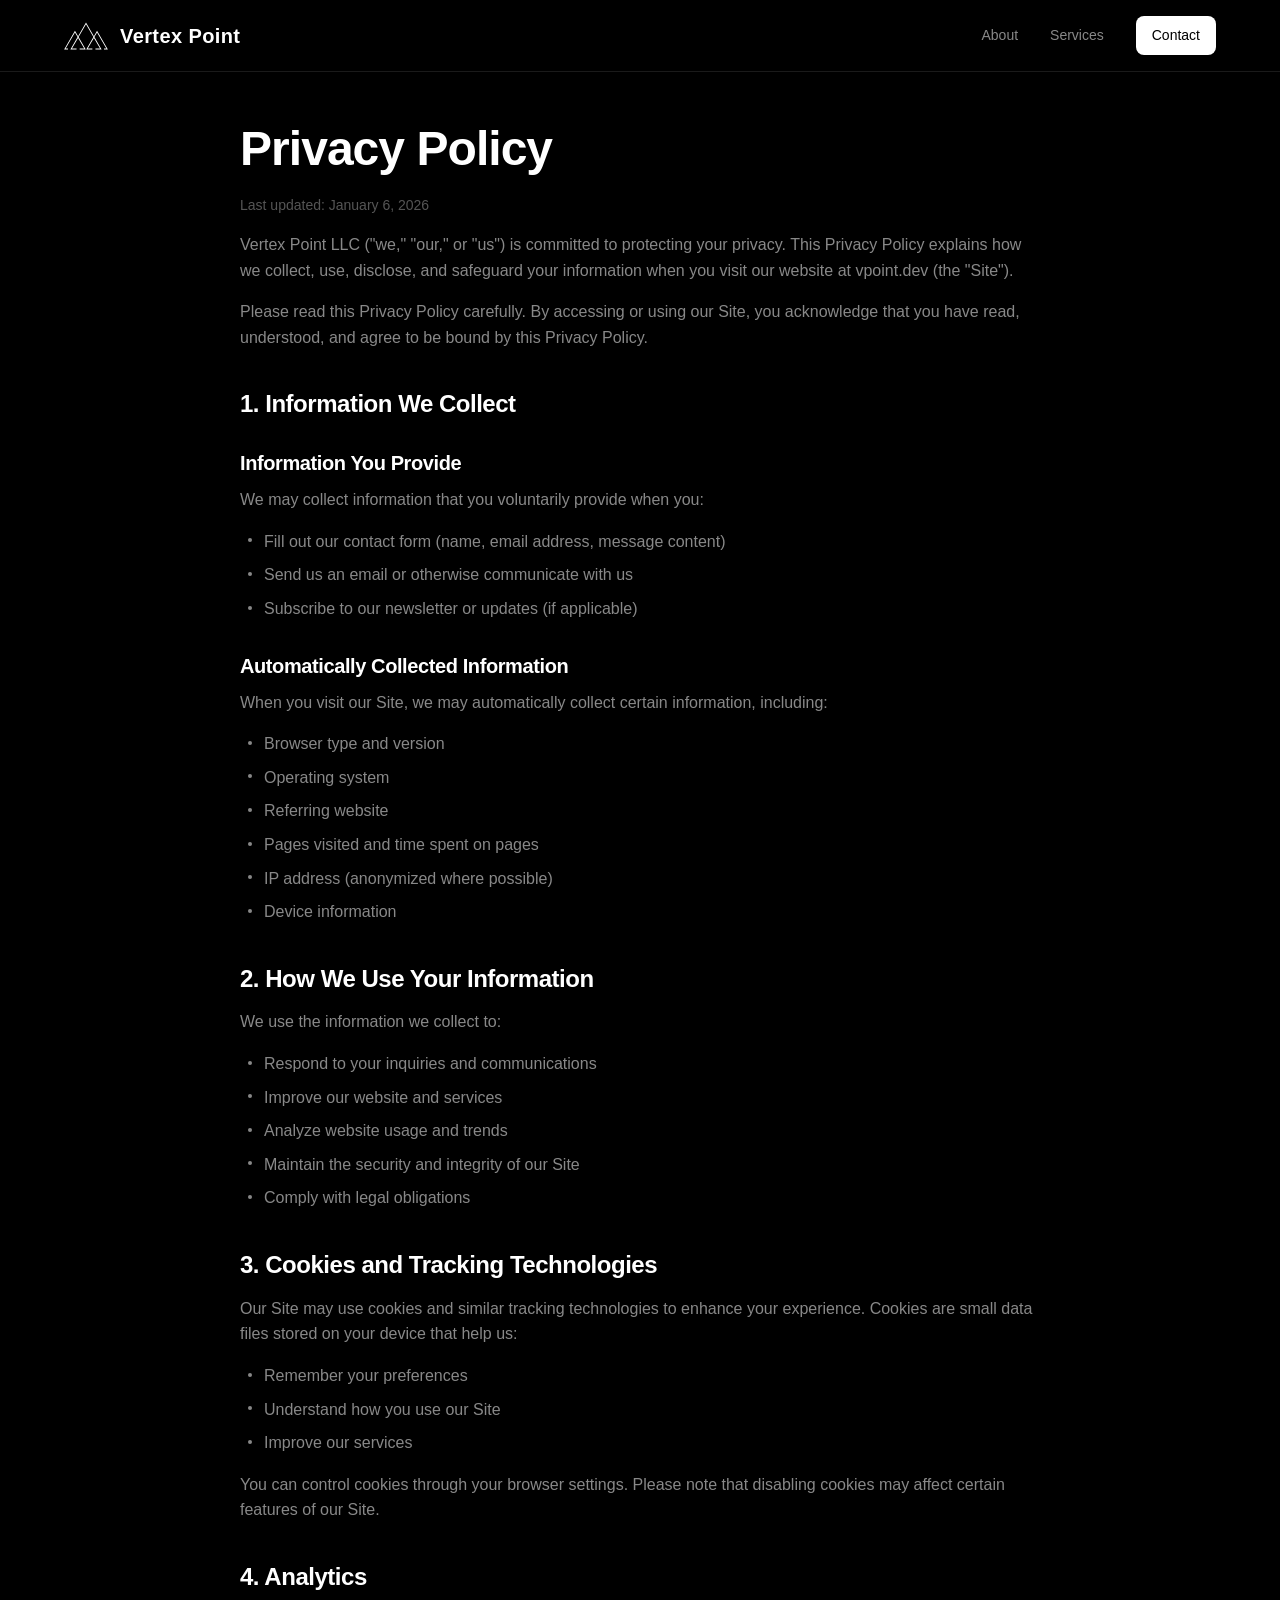
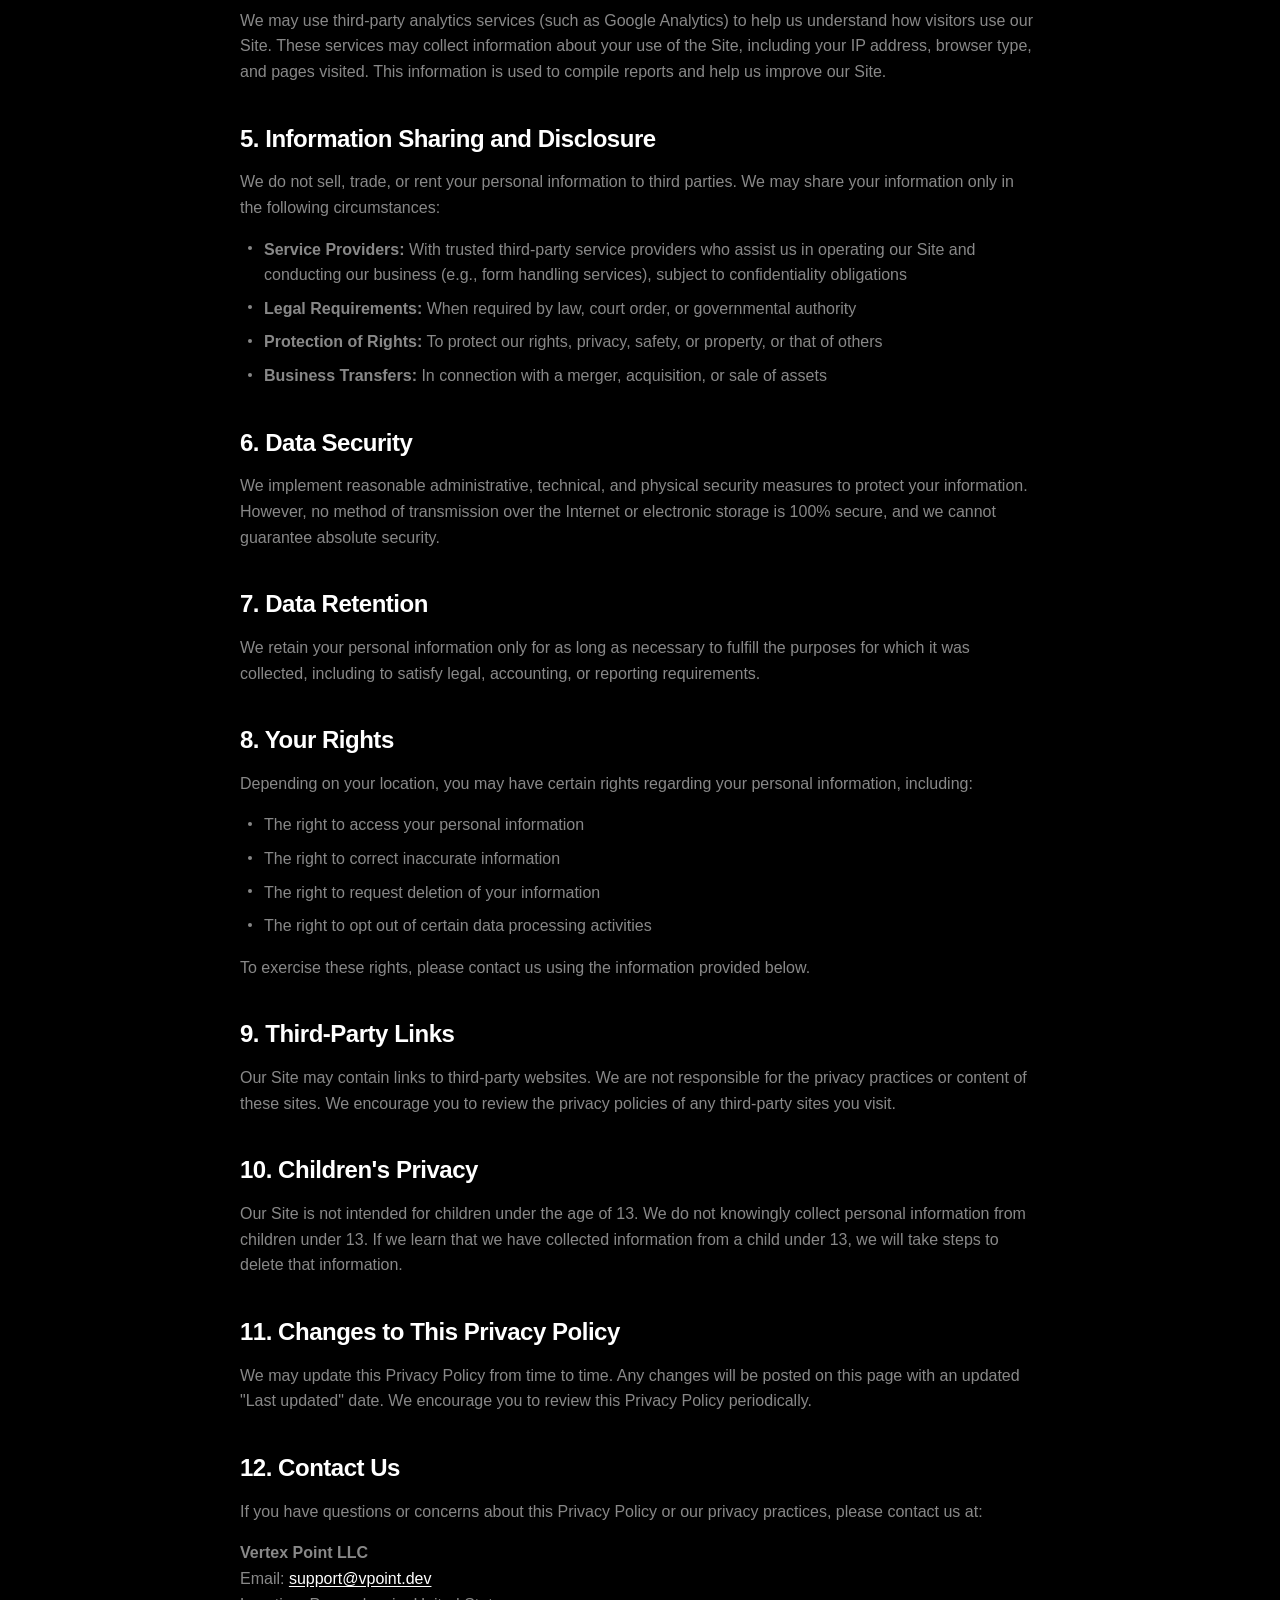
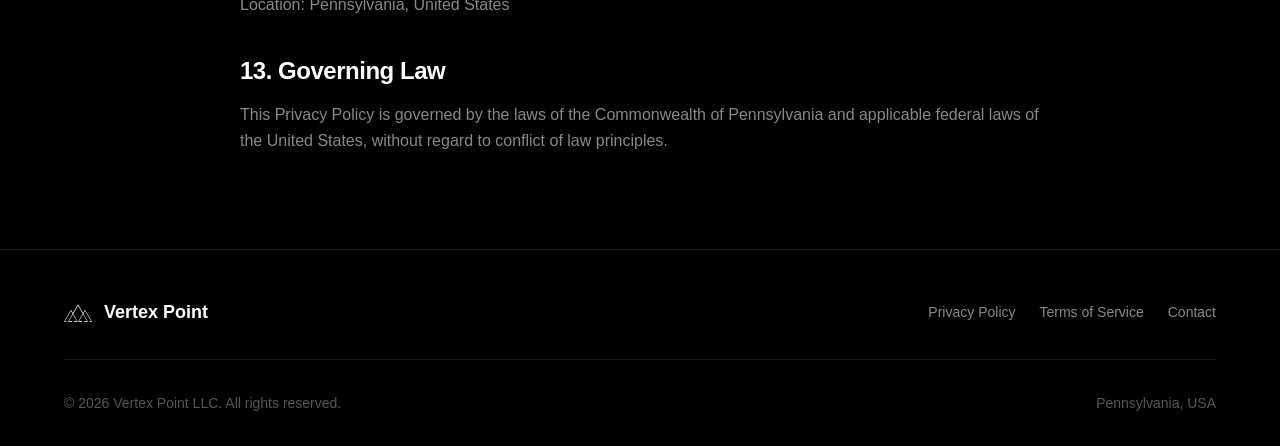
<file: privacy.html>
<!DOCTYPE html>
<html lang="en">
<head>
  <meta charset="UTF-8">
  <meta name="viewport" content="width=device-width, initial-scale=1.0">
  <meta http-equiv="X-UA-Compatible" content="IE=edge">

  <!-- Primary Meta Tags -->
  <title>Privacy Policy | Vertex Point</title>
  <meta name="title" content="Privacy Policy | Vertex Point">
  <meta name="description" content="Privacy Policy for Vertex Point LLC - Learn how we collect, use, and protect your personal information.">
  <meta name="robots" content="index, follow">

  <!-- Canonical URL -->
  <link rel="canonical" href="privacy.html">

  <!-- Open Graph / Facebook -->
  <meta property="og:type" content="website">
  <meta property="og:url" content="privacy.html">
  <meta property="og:title" content="Privacy Policy | Vertex Point">
  <meta property="og:description" content="Privacy Policy for Vertex Point LLC - Learn how we collect, use, and protect your personal information.">
  <meta property="og:site_name" content="Vertex Point">

  <!-- Favicon -->
  <link rel="icon" type="image/svg+xml" href="favicon.svg">
  <link rel="apple-touch-icon" href="favicon.svg">

  <!-- Stylesheet -->
  <link rel="stylesheet" href="css/style.css">
</head>
<body>
  <!-- Header -->
  <header class="header">
    <div class="container">
      <a href="index.html" class="logo" aria-label="Vertex Point Home">
        <svg viewBox="-125 -80 250 160" fill="none" xmlns="http://www.w3.org/2000/svg" aria-hidden="true">
          <polygon fill="currentColor" points="102.69756,77.17041 124.99998,77.17041 63.1392,-29.97693 45.19286,1.10681 -0.0002,-77.17041 -45.19334,1.10681 -63.13921,-29.97693 -124.99998,77.17041 -102.69753,77.17041 -102.69753,72.12573 -116.26201,72.12573 -63.13921,-19.88586 -48.10616,6.15137 -89.10826,77.17041 -54.07253,77.17041 -54.07253,72.12573 -80.37025,72.12573 -45.19334,11.19702 -10.01595,72.12573 -36.31413,72.12573 -36.31413,77.17041 -1.2784,77.17041 -42.2805,6.15137 -0.0002,-67.0802 42.28105,6.15234 1.27745,77.17041 36.31419,77.17041 36.31419,72.12573 10.01598,72.12573 45.19286,11.19702 80.3698,72.12573 54.07256,72.12573 54.07256,77.17041 89.10924,77.17041 48.1057,6.15137 63.1392,-19.88586 116.26152,72.12573 102.69756,72.12573"/>
        </svg>
        <span>Vertex Point</span>
      </a>

      <button class="menu-toggle" aria-label="Toggle menu" aria-expanded="false">
        <span></span>
        <span></span>
        <span></span>
      </button>

      <nav class="nav" role="navigation">
        <a href="index.html#about" class="nav-link">About</a>
        <a href="index.html#services" class="nav-link">Services</a>
        <a href="index.html#contact" class="nav-cta">Contact</a>
      </nav>
    </div>
  </header>

  <main class="legal-page">
    <div class="container">
      <div class="legal-content">
        <h1>Privacy Policy</h1>
        <p class="legal-meta">Last updated: January 6, 2026</p>

        <p>Vertex Point LLC ("we," "our," or "us") is committed to protecting your privacy. This Privacy Policy explains how we collect, use, disclose, and safeguard your information when you visit our website at vpoint.dev (the "Site").</p>

        <p>Please read this Privacy Policy carefully. By accessing or using our Site, you acknowledge that you have read, understood, and agree to be bound by this Privacy Policy.</p>

        <h2>1. Information We Collect</h2>

        <h3>Information You Provide</h3>
        <p>We may collect information that you voluntarily provide when you:</p>
        <ul>
          <li>Fill out our contact form (name, email address, message content)</li>
          <li>Send us an email or otherwise communicate with us</li>
          <li>Subscribe to our newsletter or updates (if applicable)</li>
        </ul>

        <h3>Automatically Collected Information</h3>
        <p>When you visit our Site, we may automatically collect certain information, including:</p>
        <ul>
          <li>Browser type and version</li>
          <li>Operating system</li>
          <li>Referring website</li>
          <li>Pages visited and time spent on pages</li>
          <li>IP address (anonymized where possible)</li>
          <li>Device information</li>
        </ul>

        <h2>2. How We Use Your Information</h2>
        <p>We use the information we collect to:</p>
        <ul>
          <li>Respond to your inquiries and communications</li>
          <li>Improve our website and services</li>
          <li>Analyze website usage and trends</li>
          <li>Maintain the security and integrity of our Site</li>
          <li>Comply with legal obligations</li>
        </ul>

        <h2>3. Cookies and Tracking Technologies</h2>
        <p>Our Site may use cookies and similar tracking technologies to enhance your experience. Cookies are small data files stored on your device that help us:</p>
        <ul>
          <li>Remember your preferences</li>
          <li>Understand how you use our Site</li>
          <li>Improve our services</li>
        </ul>
        <p>You can control cookies through your browser settings. Please note that disabling cookies may affect certain features of our Site.</p>

        <h2>4. Analytics</h2>
        <p>We may use third-party analytics services (such as Google Analytics) to help us understand how visitors use our Site. These services may collect information about your use of the Site, including your IP address, browser type, and pages visited. This information is used to compile reports and help us improve our Site.</p>

        <h2>5. Information Sharing and Disclosure</h2>
        <p>We do not sell, trade, or rent your personal information to third parties. We may share your information only in the following circumstances:</p>
        <ul>
          <li><strong>Service Providers:</strong> With trusted third-party service providers who assist us in operating our Site and conducting our business (e.g., form handling services), subject to confidentiality obligations</li>
          <li><strong>Legal Requirements:</strong> When required by law, court order, or governmental authority</li>
          <li><strong>Protection of Rights:</strong> To protect our rights, privacy, safety, or property, or that of others</li>
          <li><strong>Business Transfers:</strong> In connection with a merger, acquisition, or sale of assets</li>
        </ul>

        <h2>6. Data Security</h2>
        <p>We implement reasonable administrative, technical, and physical security measures to protect your information. However, no method of transmission over the Internet or electronic storage is 100% secure, and we cannot guarantee absolute security.</p>

        <h2>7. Data Retention</h2>
        <p>We retain your personal information only for as long as necessary to fulfill the purposes for which it was collected, including to satisfy legal, accounting, or reporting requirements.</p>

        <h2>8. Your Rights</h2>
        <p>Depending on your location, you may have certain rights regarding your personal information, including:</p>
        <ul>
          <li>The right to access your personal information</li>
          <li>The right to correct inaccurate information</li>
          <li>The right to request deletion of your information</li>
          <li>The right to opt out of certain data processing activities</li>
        </ul>
        <p>To exercise these rights, please contact us using the information provided below.</p>

        <h2>9. Third-Party Links</h2>
        <p>Our Site may contain links to third-party websites. We are not responsible for the privacy practices or content of these sites. We encourage you to review the privacy policies of any third-party sites you visit.</p>

        <h2>10. Children's Privacy</h2>
        <p>Our Site is not intended for children under the age of 13. We do not knowingly collect personal information from children under 13. If we learn that we have collected information from a child under 13, we will take steps to delete that information.</p>

        <h2>11. Changes to This Privacy Policy</h2>
        <p>We may update this Privacy Policy from time to time. Any changes will be posted on this page with an updated "Last updated" date. We encourage you to review this Privacy Policy periodically.</p>

        <h2>12. Contact Us</h2>
        <p>If you have questions or concerns about this Privacy Policy or our privacy practices, please contact us at:</p>
        <p>
          <strong>Vertex Point LLC</strong><br>
          Email: <a href="mailto:support@vpoint.dev">support@vpoint.dev</a><br>
          Location: Pennsylvania, United States
        </p>

        <h2>13. Governing Law</h2>
        <p>This Privacy Policy is governed by the laws of the Commonwealth of Pennsylvania and applicable federal laws of the United States, without regard to conflict of law principles.</p>
      </div>
    </div>
  </main>

  <!-- Footer -->
  <footer class="footer">
    <div class="container">
      <div class="footer-content">
        <a href="index.html" class="footer-logo">
          <svg viewBox="-125 -80 250 160" fill="none" xmlns="http://www.w3.org/2000/svg" aria-hidden="true">
            <polygon fill="currentColor" points="102.69756,77.17041 124.99998,77.17041 63.1392,-29.97693 45.19286,1.10681 -0.0002,-77.17041 -45.19334,1.10681 -63.13921,-29.97693 -124.99998,77.17041 -102.69753,77.17041 -102.69753,72.12573 -116.26201,72.12573 -63.13921,-19.88586 -48.10616,6.15137 -89.10826,77.17041 -54.07253,77.17041 -54.07253,72.12573 -80.37025,72.12573 -45.19334,11.19702 -10.01595,72.12573 -36.31413,72.12573 -36.31413,77.17041 -1.2784,77.17041 -42.2805,6.15137 -0.0002,-67.0802 42.28105,6.15234 1.27745,77.17041 36.31419,77.17041 36.31419,72.12573 10.01598,72.12573 45.19286,11.19702 80.3698,72.12573 54.07256,72.12573 54.07256,77.17041 89.10924,77.17041 48.1057,6.15137 63.1392,-19.88586 116.26152,72.12573 102.69756,72.12573"/>
          </svg>
          <span>Vertex Point</span>
        </a>
        <div class="footer-links">
          <a href="privacy.html">Privacy Policy</a>
          <a href="terms.html">Terms of Service</a>
          <a href="mailto:support@vpoint.dev">Contact</a>
        </div>
      </div>
      <div class="footer-bottom">
        <p class="footer-copyright">&copy; 2026 Vertex Point LLC. All rights reserved.</p>
        <p class="footer-location">Pennsylvania, USA</p>
      </div>
    </div>
  </footer>

  <script src="js/main.js"></script>
</body>

<!-- Mirrored from vpoint.dev/privacy.html by HTTrack Website Copier/3.x [XR&CO'2014], Tue, 21 Jul 2026 14:28:02 GMT -->
</html>
</file>
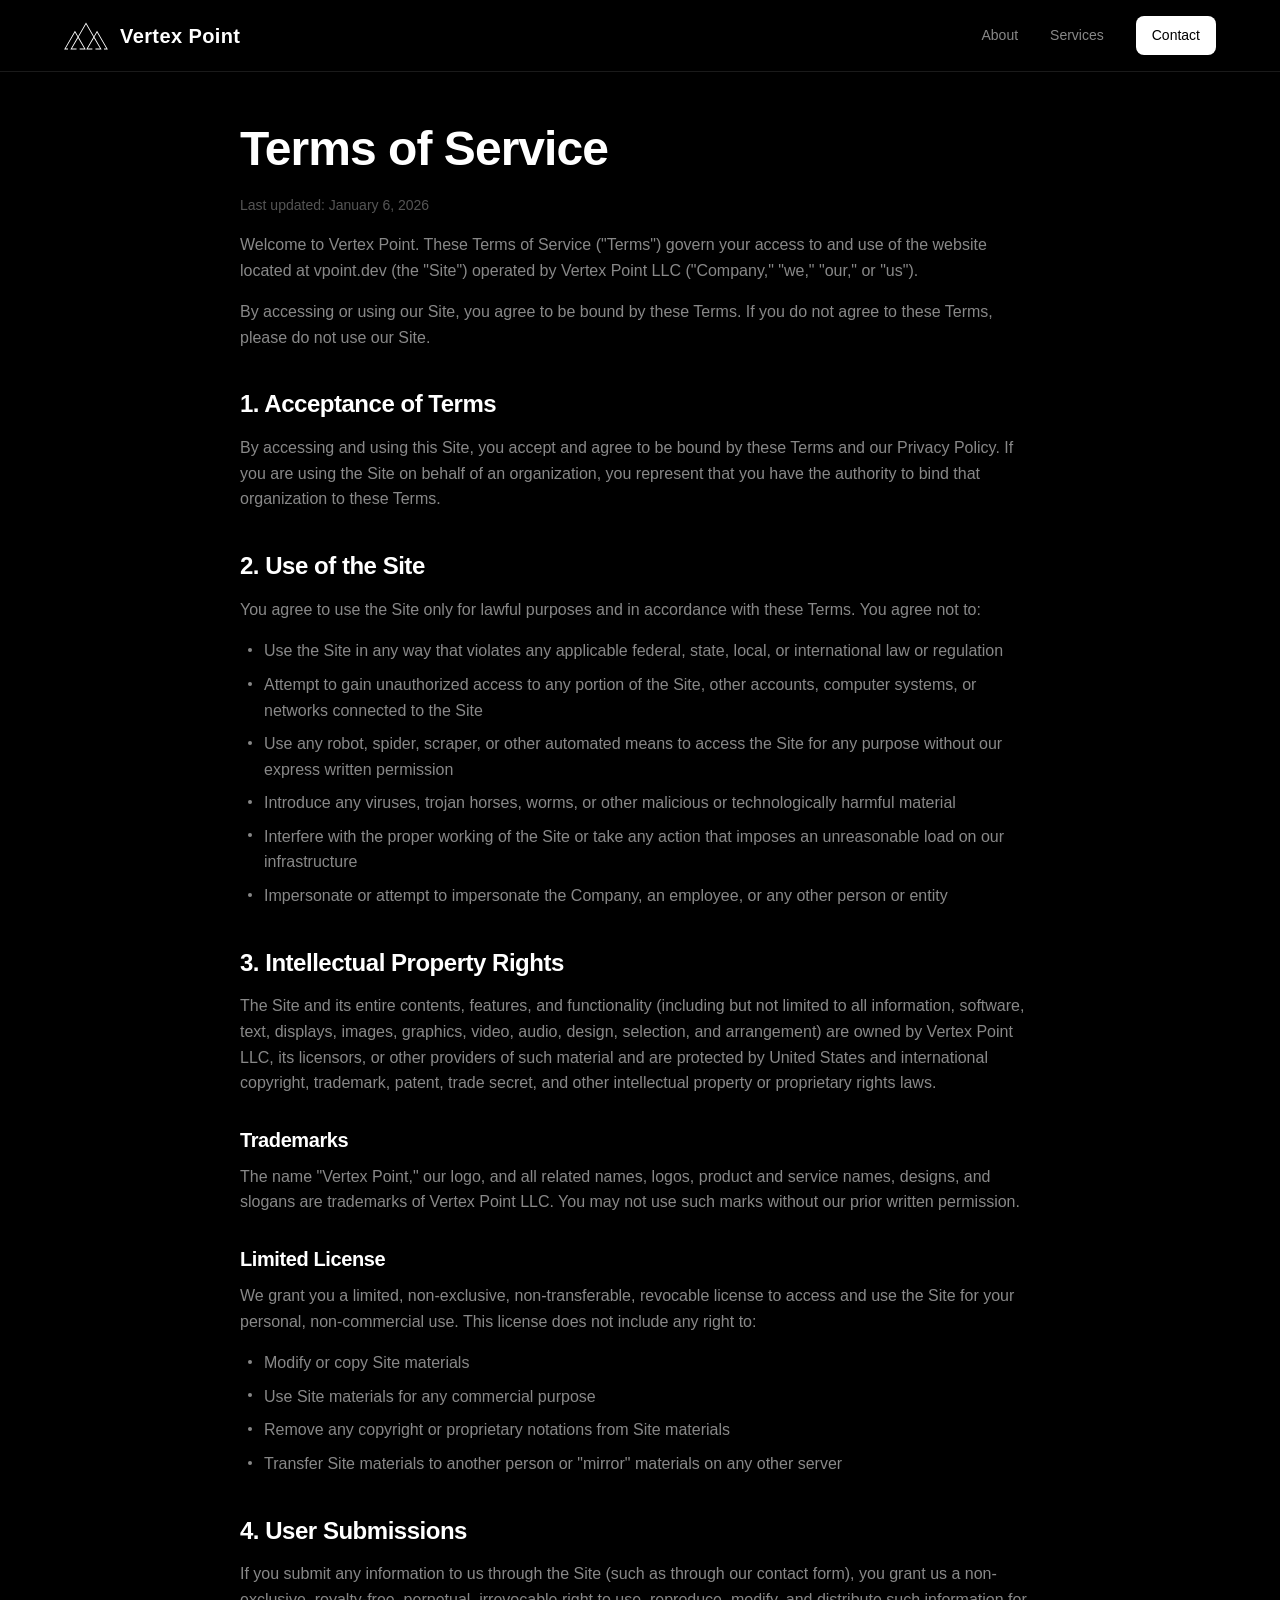
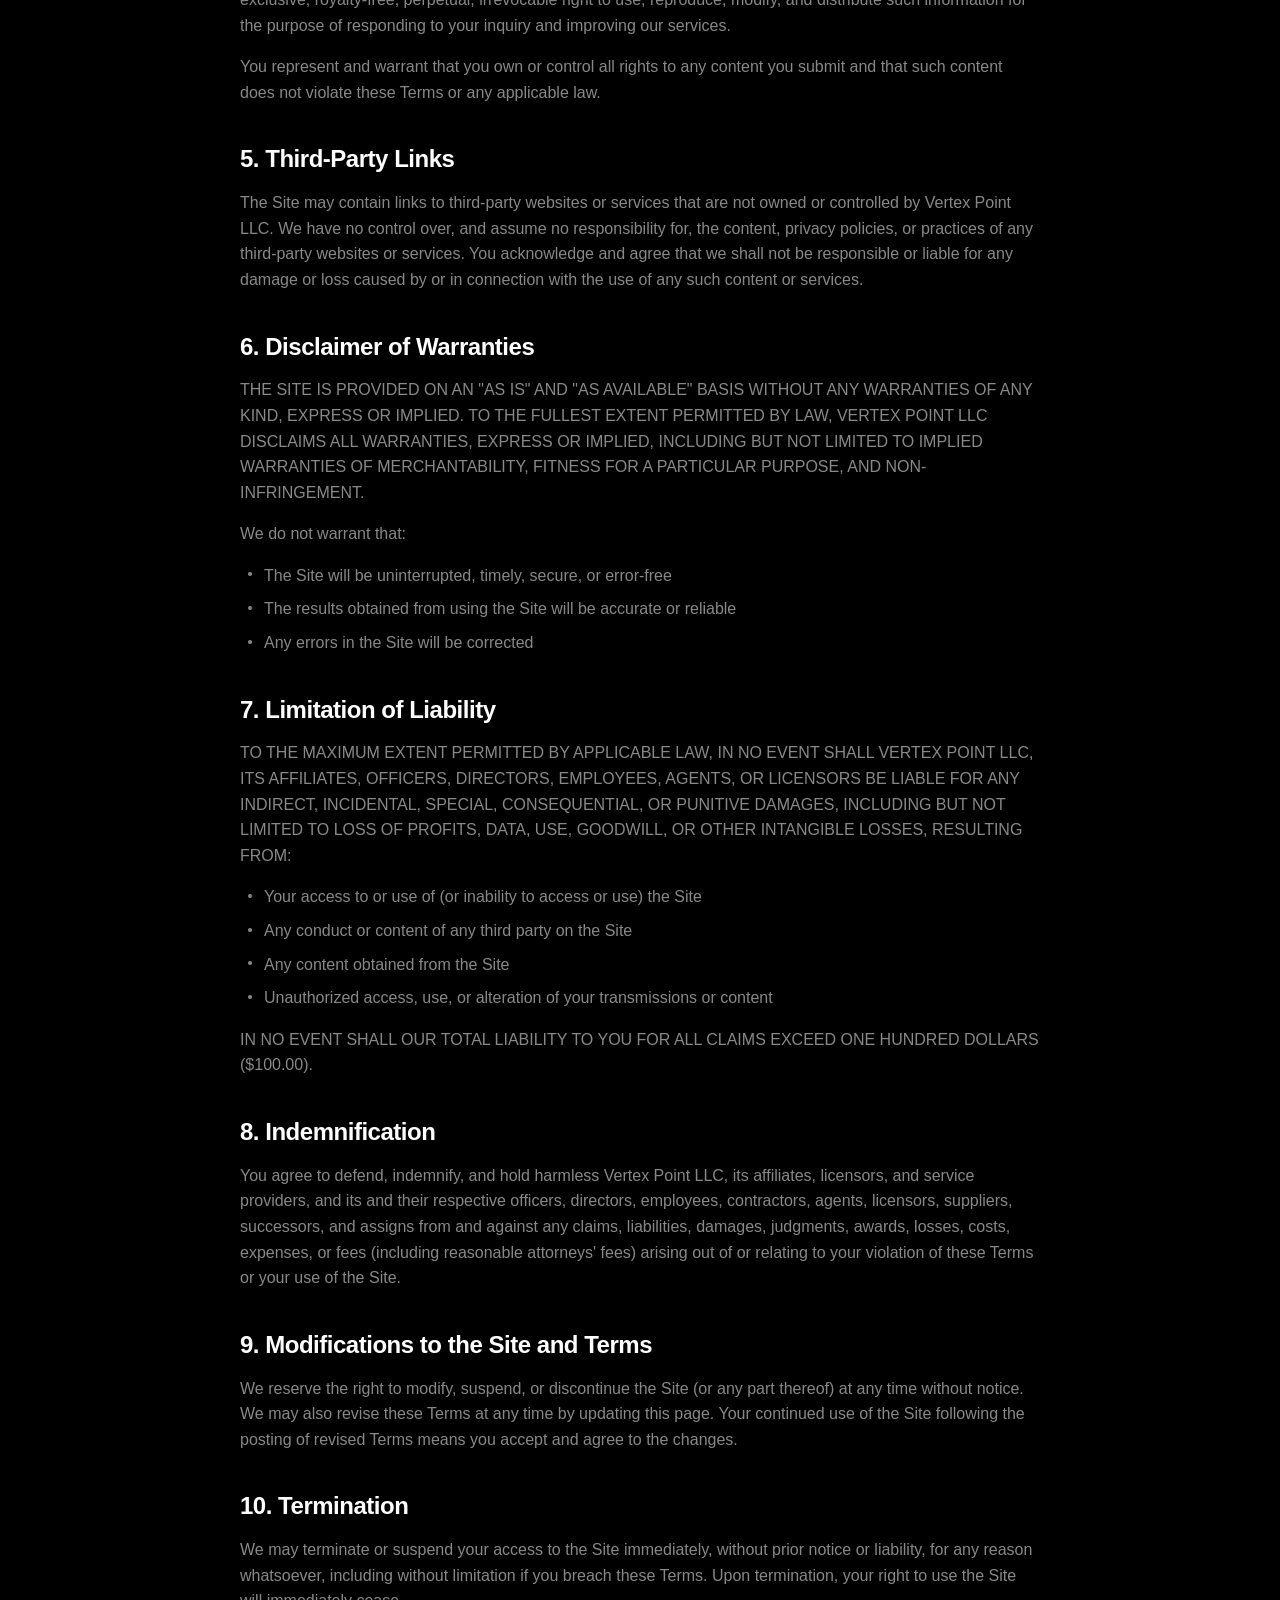
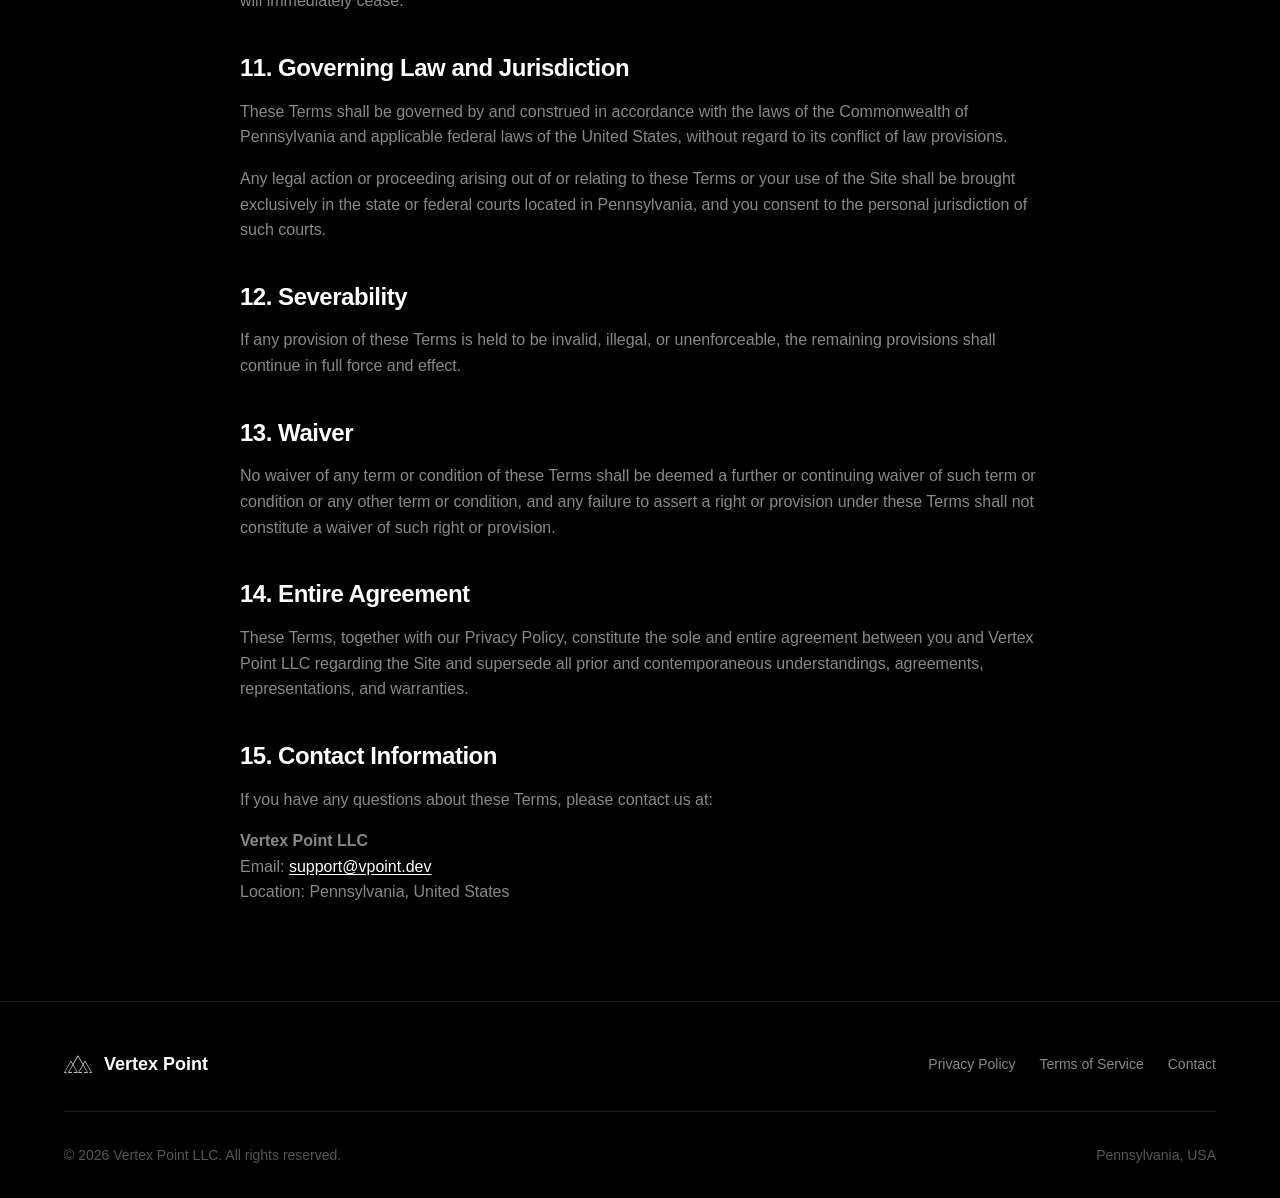
<file: terms.html>
<!DOCTYPE html>
<html lang="en">
<head>
  <meta charset="UTF-8">
  <meta name="viewport" content="width=device-width, initial-scale=1.0">
  <meta http-equiv="X-UA-Compatible" content="IE=edge">

  <!-- Primary Meta Tags -->
  <title>Terms of Service | Vertex Point</title>
  <meta name="title" content="Terms of Service | Vertex Point">
  <meta name="description" content="Terms of Service for Vertex Point LLC - Read our terms and conditions for using our website and services.">
  <meta name="robots" content="index, follow">

  <!-- Canonical URL -->
  <link rel="canonical" href="terms.html">

  <!-- Open Graph / Facebook -->
  <meta property="og:type" content="website">
  <meta property="og:url" content="terms.html">
  <meta property="og:title" content="Terms of Service | Vertex Point">
  <meta property="og:description" content="Terms of Service for Vertex Point LLC - Read our terms and conditions for using our website and services.">
  <meta property="og:site_name" content="Vertex Point">

  <!-- Favicon -->
  <link rel="icon" type="image/svg+xml" href="favicon.svg">
  <link rel="apple-touch-icon" href="favicon.svg">

  <!-- Stylesheet -->
  <link rel="stylesheet" href="css/style.css">
</head>
<body>
  <!-- Header -->
  <header class="header">
    <div class="container">
      <a href="index.html" class="logo" aria-label="Vertex Point Home">
        <svg viewBox="-125 -80 250 160" fill="none" xmlns="http://www.w3.org/2000/svg" aria-hidden="true">
          <polygon fill="currentColor" points="102.69756,77.17041 124.99998,77.17041 63.1392,-29.97693 45.19286,1.10681 -0.0002,-77.17041 -45.19334,1.10681 -63.13921,-29.97693 -124.99998,77.17041 -102.69753,77.17041 -102.69753,72.12573 -116.26201,72.12573 -63.13921,-19.88586 -48.10616,6.15137 -89.10826,77.17041 -54.07253,77.17041 -54.07253,72.12573 -80.37025,72.12573 -45.19334,11.19702 -10.01595,72.12573 -36.31413,72.12573 -36.31413,77.17041 -1.2784,77.17041 -42.2805,6.15137 -0.0002,-67.0802 42.28105,6.15234 1.27745,77.17041 36.31419,77.17041 36.31419,72.12573 10.01598,72.12573 45.19286,11.19702 80.3698,72.12573 54.07256,72.12573 54.07256,77.17041 89.10924,77.17041 48.1057,6.15137 63.1392,-19.88586 116.26152,72.12573 102.69756,72.12573"/>
        </svg>
        <span>Vertex Point</span>
      </a>

      <button class="menu-toggle" aria-label="Toggle menu" aria-expanded="false">
        <span></span>
        <span></span>
        <span></span>
      </button>

      <nav class="nav" role="navigation">
        <a href="index.html#about" class="nav-link">About</a>
        <a href="index.html#services" class="nav-link">Services</a>
        <a href="index.html#contact" class="nav-cta">Contact</a>
      </nav>
    </div>
  </header>

  <main class="legal-page">
    <div class="container">
      <div class="legal-content">
        <h1>Terms of Service</h1>
        <p class="legal-meta">Last updated: January 6, 2026</p>

        <p>Welcome to Vertex Point. These Terms of Service ("Terms") govern your access to and use of the website located at vpoint.dev (the "Site") operated by Vertex Point LLC ("Company," "we," "our," or "us").</p>

        <p>By accessing or using our Site, you agree to be bound by these Terms. If you do not agree to these Terms, please do not use our Site.</p>

        <h2>1. Acceptance of Terms</h2>
        <p>By accessing and using this Site, you accept and agree to be bound by these Terms and our Privacy Policy. If you are using the Site on behalf of an organization, you represent that you have the authority to bind that organization to these Terms.</p>

        <h2>2. Use of the Site</h2>
        <p>You agree to use the Site only for lawful purposes and in accordance with these Terms. You agree not to:</p>
        <ul>
          <li>Use the Site in any way that violates any applicable federal, state, local, or international law or regulation</li>
          <li>Attempt to gain unauthorized access to any portion of the Site, other accounts, computer systems, or networks connected to the Site</li>
          <li>Use any robot, spider, scraper, or other automated means to access the Site for any purpose without our express written permission</li>
          <li>Introduce any viruses, trojan horses, worms, or other malicious or technologically harmful material</li>
          <li>Interfere with the proper working of the Site or take any action that imposes an unreasonable load on our infrastructure</li>
          <li>Impersonate or attempt to impersonate the Company, an employee, or any other person or entity</li>
        </ul>

        <h2>3. Intellectual Property Rights</h2>
        <p>The Site and its entire contents, features, and functionality (including but not limited to all information, software, text, displays, images, graphics, video, audio, design, selection, and arrangement) are owned by Vertex Point LLC, its licensors, or other providers of such material and are protected by United States and international copyright, trademark, patent, trade secret, and other intellectual property or proprietary rights laws.</p>

        <h3>Trademarks</h3>
        <p>The name "Vertex Point," our logo, and all related names, logos, product and service names, designs, and slogans are trademarks of Vertex Point LLC. You may not use such marks without our prior written permission.</p>

        <h3>Limited License</h3>
        <p>We grant you a limited, non-exclusive, non-transferable, revocable license to access and use the Site for your personal, non-commercial use. This license does not include any right to:</p>
        <ul>
          <li>Modify or copy Site materials</li>
          <li>Use Site materials for any commercial purpose</li>
          <li>Remove any copyright or proprietary notations from Site materials</li>
          <li>Transfer Site materials to another person or "mirror" materials on any other server</li>
        </ul>

        <h2>4. User Submissions</h2>
        <p>If you submit any information to us through the Site (such as through our contact form), you grant us a non-exclusive, royalty-free, perpetual, irrevocable right to use, reproduce, modify, and distribute such information for the purpose of responding to your inquiry and improving our services.</p>
        <p>You represent and warrant that you own or control all rights to any content you submit and that such content does not violate these Terms or any applicable law.</p>

        <h2>5. Third-Party Links</h2>
        <p>The Site may contain links to third-party websites or services that are not owned or controlled by Vertex Point LLC. We have no control over, and assume no responsibility for, the content, privacy policies, or practices of any third-party websites or services. You acknowledge and agree that we shall not be responsible or liable for any damage or loss caused by or in connection with the use of any such content or services.</p>

        <h2>6. Disclaimer of Warranties</h2>
        <p>THE SITE IS PROVIDED ON AN "AS IS" AND "AS AVAILABLE" BASIS WITHOUT ANY WARRANTIES OF ANY KIND, EXPRESS OR IMPLIED. TO THE FULLEST EXTENT PERMITTED BY LAW, VERTEX POINT LLC DISCLAIMS ALL WARRANTIES, EXPRESS OR IMPLIED, INCLUDING BUT NOT LIMITED TO IMPLIED WARRANTIES OF MERCHANTABILITY, FITNESS FOR A PARTICULAR PURPOSE, AND NON-INFRINGEMENT.</p>
        <p>We do not warrant that:</p>
        <ul>
          <li>The Site will be uninterrupted, timely, secure, or error-free</li>
          <li>The results obtained from using the Site will be accurate or reliable</li>
          <li>Any errors in the Site will be corrected</li>
        </ul>

        <h2>7. Limitation of Liability</h2>
        <p>TO THE MAXIMUM EXTENT PERMITTED BY APPLICABLE LAW, IN NO EVENT SHALL VERTEX POINT LLC, ITS AFFILIATES, OFFICERS, DIRECTORS, EMPLOYEES, AGENTS, OR LICENSORS BE LIABLE FOR ANY INDIRECT, INCIDENTAL, SPECIAL, CONSEQUENTIAL, OR PUNITIVE DAMAGES, INCLUDING BUT NOT LIMITED TO LOSS OF PROFITS, DATA, USE, GOODWILL, OR OTHER INTANGIBLE LOSSES, RESULTING FROM:</p>
        <ul>
          <li>Your access to or use of (or inability to access or use) the Site</li>
          <li>Any conduct or content of any third party on the Site</li>
          <li>Any content obtained from the Site</li>
          <li>Unauthorized access, use, or alteration of your transmissions or content</li>
        </ul>
        <p>IN NO EVENT SHALL OUR TOTAL LIABILITY TO YOU FOR ALL CLAIMS EXCEED ONE HUNDRED DOLLARS ($100.00).</p>

        <h2>8. Indemnification</h2>
        <p>You agree to defend, indemnify, and hold harmless Vertex Point LLC, its affiliates, licensors, and service providers, and its and their respective officers, directors, employees, contractors, agents, licensors, suppliers, successors, and assigns from and against any claims, liabilities, damages, judgments, awards, losses, costs, expenses, or fees (including reasonable attorneys' fees) arising out of or relating to your violation of these Terms or your use of the Site.</p>

        <h2>9. Modifications to the Site and Terms</h2>
        <p>We reserve the right to modify, suspend, or discontinue the Site (or any part thereof) at any time without notice. We may also revise these Terms at any time by updating this page. Your continued use of the Site following the posting of revised Terms means you accept and agree to the changes.</p>

        <h2>10. Termination</h2>
        <p>We may terminate or suspend your access to the Site immediately, without prior notice or liability, for any reason whatsoever, including without limitation if you breach these Terms. Upon termination, your right to use the Site will immediately cease.</p>

        <h2>11. Governing Law and Jurisdiction</h2>
        <p>These Terms shall be governed by and construed in accordance with the laws of the Commonwealth of Pennsylvania and applicable federal laws of the United States, without regard to its conflict of law provisions.</p>
        <p>Any legal action or proceeding arising out of or relating to these Terms or your use of the Site shall be brought exclusively in the state or federal courts located in Pennsylvania, and you consent to the personal jurisdiction of such courts.</p>

        <h2>12. Severability</h2>
        <p>If any provision of these Terms is held to be invalid, illegal, or unenforceable, the remaining provisions shall continue in full force and effect.</p>

        <h2>13. Waiver</h2>
        <p>No waiver of any term or condition of these Terms shall be deemed a further or continuing waiver of such term or condition or any other term or condition, and any failure to assert a right or provision under these Terms shall not constitute a waiver of such right or provision.</p>

        <h2>14. Entire Agreement</h2>
        <p>These Terms, together with our Privacy Policy, constitute the sole and entire agreement between you and Vertex Point LLC regarding the Site and supersede all prior and contemporaneous understandings, agreements, representations, and warranties.</p>

        <h2>15. Contact Information</h2>
        <p>If you have any questions about these Terms, please contact us at:</p>
        <p>
          <strong>Vertex Point LLC</strong><br>
          Email: <a href="mailto:support@vpoint.dev">support@vpoint.dev</a><br>
          Location: Pennsylvania, United States
        </p>
      </div>
    </div>
  </main>

  <!-- Footer -->
  <footer class="footer">
    <div class="container">
      <div class="footer-content">
        <a href="index.html" class="footer-logo">
          <svg viewBox="-125 -80 250 160" fill="none" xmlns="http://www.w3.org/2000/svg" aria-hidden="true">
            <polygon fill="currentColor" points="102.69756,77.17041 124.99998,77.17041 63.1392,-29.97693 45.19286,1.10681 -0.0002,-77.17041 -45.19334,1.10681 -63.13921,-29.97693 -124.99998,77.17041 -102.69753,77.17041 -102.69753,72.12573 -116.26201,72.12573 -63.13921,-19.88586 -48.10616,6.15137 -89.10826,77.17041 -54.07253,77.17041 -54.07253,72.12573 -80.37025,72.12573 -45.19334,11.19702 -10.01595,72.12573 -36.31413,72.12573 -36.31413,77.17041 -1.2784,77.17041 -42.2805,6.15137 -0.0002,-67.0802 42.28105,6.15234 1.27745,77.17041 36.31419,77.17041 36.31419,72.12573 10.01598,72.12573 45.19286,11.19702 80.3698,72.12573 54.07256,72.12573 54.07256,77.17041 89.10924,77.17041 48.1057,6.15137 63.1392,-19.88586 116.26152,72.12573 102.69756,72.12573"/>
          </svg>
          <span>Vertex Point</span>
        </a>
        <div class="footer-links">
          <a href="privacy.html">Privacy Policy</a>
          <a href="terms.html">Terms of Service</a>
          <a href="mailto:support@vpoint.dev">Contact</a>
        </div>
      </div>
      <div class="footer-bottom">
        <p class="footer-copyright">&copy; 2026 Vertex Point LLC. All rights reserved.</p>
        <p class="footer-location">Pennsylvania, USA</p>
      </div>
    </div>
  </footer>

  <script src="js/main.js"></script>
</body>

<!-- Mirrored from vpoint.dev/terms.html by HTTrack Website Copier/3.x [XR&CO'2014], Tue, 21 Jul 2026 14:28:02 GMT -->
</html>
</file>
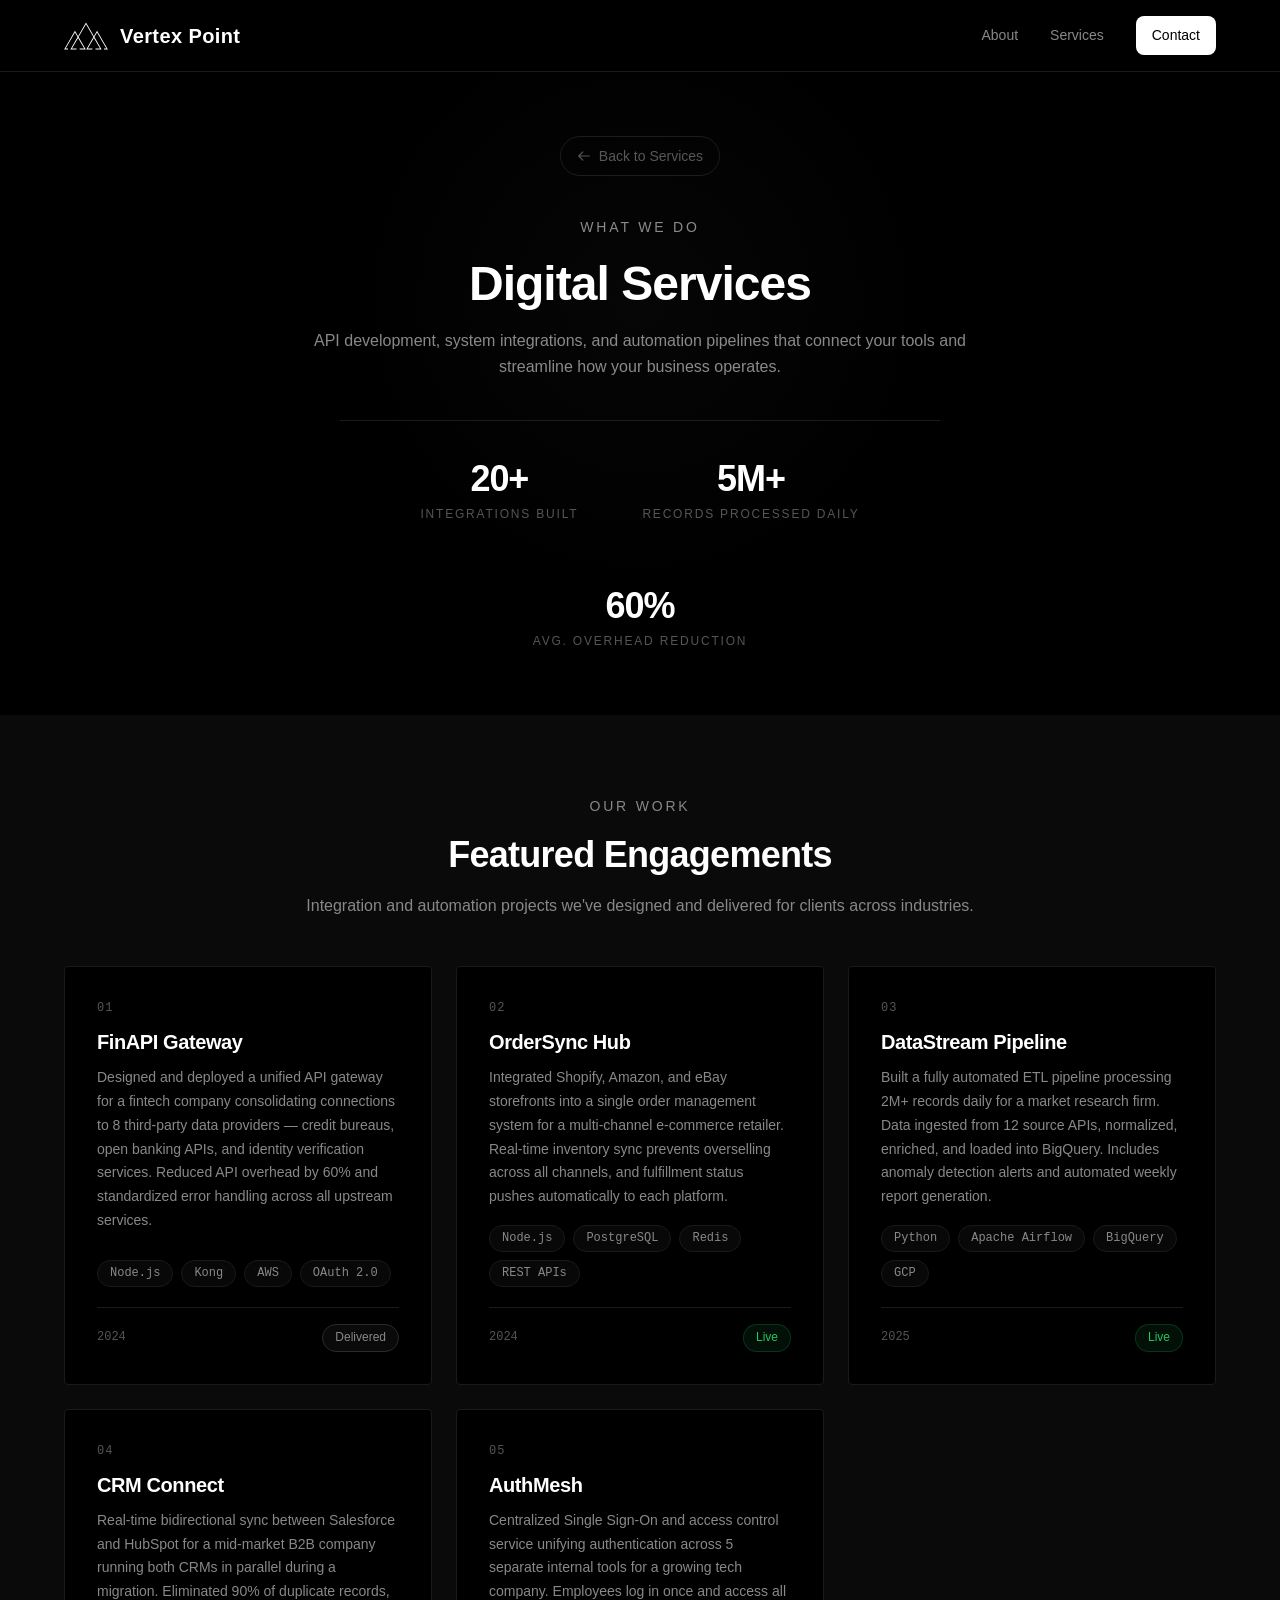
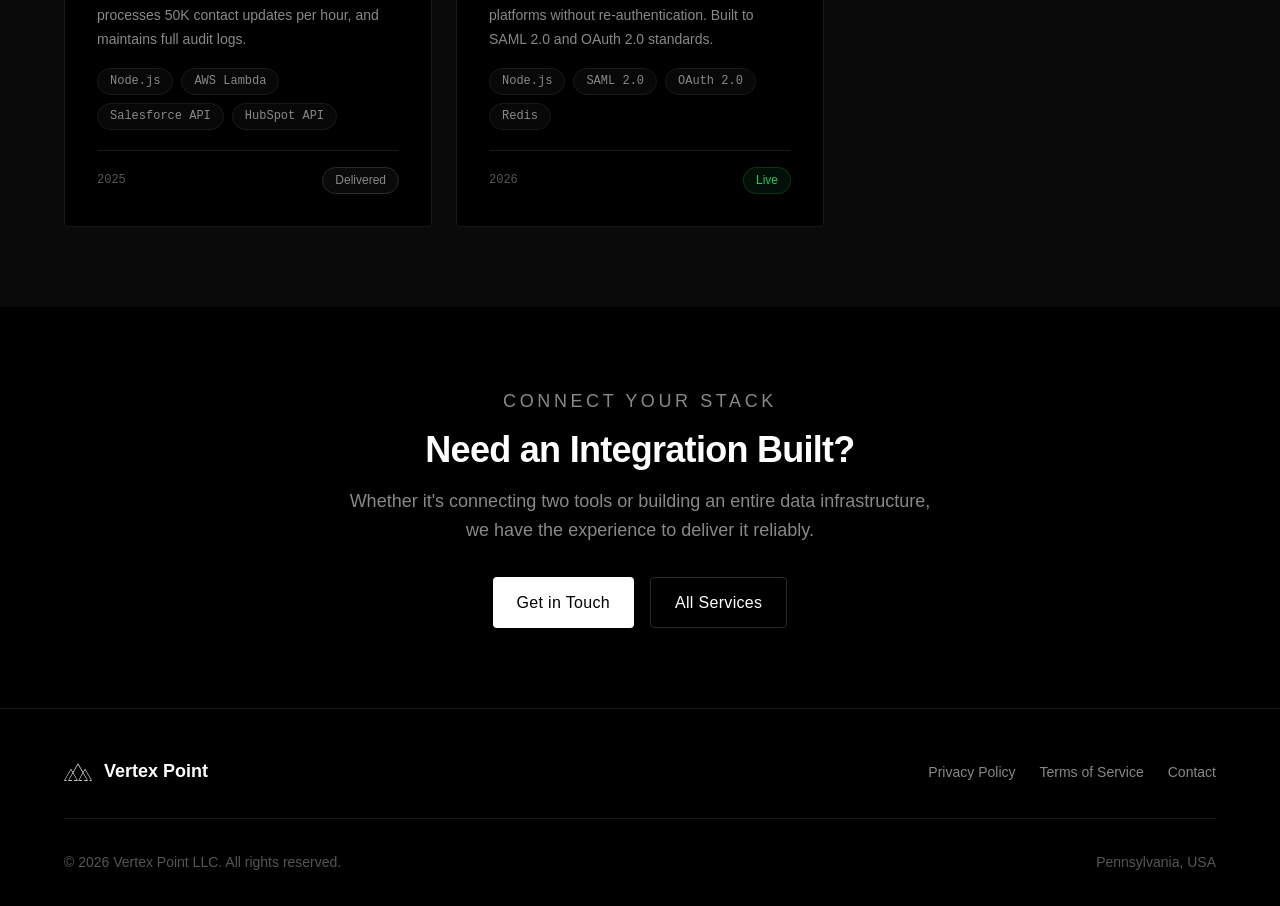
<file: services/digital-services.html>
<!DOCTYPE html>
<html lang="en">
<head>
  <meta charset="UTF-8">
  <meta name="viewport" content="width=device-width, initial-scale=1.0">
  <meta http-equiv="X-UA-Compatible" content="IE=edge">

  <title>Digital Services | Vertex Point</title>
  <meta name="description" content="API development, system integrations, and automation solutions by Vertex Point — helping businesses connect and streamline their digital operations.">
  <link rel="canonical" href="digital-services.html">

  <link rel="icon" type="image/svg+xml" href="../favicon.svg">
  <link rel="stylesheet" href="../css/style.css">
</head>
<body>

  <!-- Header -->
  <header class="header">
    <div class="container">
      <a href="../index.html" class="logo" aria-label="Vertex Point Home">
        <svg viewBox="-125 -80 250 160" fill="none" xmlns="http://www.w3.org/2000/svg" aria-hidden="true">
          <polygon fill="currentColor" points="102.69756,77.17041 124.99998,77.17041 63.1392,-29.97693 45.19286,1.10681 -0.0002,-77.17041 -45.19334,1.10681 -63.13921,-29.97693 -124.99998,77.17041 -102.69753,77.17041 -102.69753,72.12573 -116.26201,72.12573 -63.13921,-19.88586 -48.10616,6.15137 -89.10826,77.17041 -54.07253,77.17041 -54.07253,72.12573 -80.37025,72.12573 -45.19334,11.19702 -10.01595,72.12573 -36.31413,72.12573 -36.31413,77.17041 -1.2784,77.17041 -42.2805,6.15137 -0.0002,-67.0802 42.28105,6.15234 1.27745,77.17041 36.31419,77.17041 36.31419,72.12573 10.01598,72.12573 45.19286,11.19702 80.3698,72.12573 54.07256,72.12573 54.07256,77.17041 89.10924,77.17041 48.1057,6.15137 63.1392,-19.88586 116.26152,72.12573 102.69756,72.12573"/>
        </svg>
        <span>Vertex Point</span>
      </a>
      <button class="menu-toggle" aria-label="Toggle menu" aria-expanded="false">
        <span></span><span></span><span></span>
      </button>
      <nav class="nav" role="navigation">
        <a href="../index.html#about" class="nav-link">About</a>
        <a href="../index.html#services" class="nav-link">Services</a>
        <a href="../index.html#contact" class="nav-cta">Contact</a>
      </nav>
    </div>
  </header>

  <main>

    <!-- Hero -->
    <section class="service-page-hero">
      <div class="container">
        <a href="../index.html#services" class="back-link">
          <svg xmlns="http://www.w3.org/2000/svg" fill="none" viewBox="0 0 24 24" stroke="currentColor" stroke-width="2" width="14" height="14">
            <path stroke-linecap="round" stroke-linejoin="round" d="M10 19l-7-7m0 0l7-7m-7 7h18"/>
          </svg>
          Back to Services
        </a>
        <div class="section-header">
          <p class="section-label">What We Do</p>
          <h1>Digital Services</h1>
          <p>API development, system integrations, and automation pipelines that connect your tools and streamline how your business operates.</p>
        </div>
        <div class="service-stats">
          <div class="stat-item">
            <div class="stat-value">20+</div>
            <div class="stat-label">Integrations Built</div>
          </div>
          <div class="stat-item">
            <div class="stat-value">5M+</div>
            <div class="stat-label">Records Processed Daily</div>
          </div>
          <div class="stat-item">
            <div class="stat-value">60%</div>
            <div class="stat-label">Avg. Overhead Reduction</div>
          </div>
        </div>
      </div>
    </section>

    <!-- Work -->
    <section class="projects-section">
      <div class="container">
        <div class="section-header">
          <p class="section-label">Our Work</p>
          <h2>Featured Engagements</h2>
          <p>Integration and automation projects we've designed and delivered for clients across industries.</p>
        </div>
        <div class="projects-grid">

          <div class="project-card">
            <span class="project-number">01</span>
            <h3>FinAPI Gateway</h3>
            <p>Designed and deployed a unified API gateway for a fintech company consolidating connections to 8 third-party data providers — credit bureaus, open banking APIs, and identity verification services. Reduced API overhead by 60% and standardized error handling across all upstream services.</p>
            <div class="project-tags">
              <span class="project-tag">Node.js</span>
              <span class="project-tag">Kong</span>
              <span class="project-tag">AWS</span>
              <span class="project-tag">OAuth 2.0</span>
            </div>
            <div class="project-meta">
              <span class="project-year">2024</span>
              <span class="project-status status-delivered">Delivered</span>
            </div>
          </div>

          <div class="project-card">
            <span class="project-number">02</span>
            <h3>OrderSync Hub</h3>
            <p>Integrated Shopify, Amazon, and eBay storefronts into a single order management system for a multi-channel e-commerce retailer. Real-time inventory sync prevents overselling across all channels, and fulfillment status pushes automatically to each platform.</p>
            <div class="project-tags">
              <span class="project-tag">Node.js</span>
              <span class="project-tag">PostgreSQL</span>
              <span class="project-tag">Redis</span>
              <span class="project-tag">REST APIs</span>
            </div>
            <div class="project-meta">
              <span class="project-year">2024</span>
              <span class="project-status status-live">Live</span>
            </div>
          </div>

          <div class="project-card">
            <span class="project-number">03</span>
            <h3>DataStream Pipeline</h3>
            <p>Built a fully automated ETL pipeline processing 2M+ records daily for a market research firm. Data ingested from 12 source APIs, normalized, enriched, and loaded into BigQuery. Includes anomaly detection alerts and automated weekly report generation.</p>
            <div class="project-tags">
              <span class="project-tag">Python</span>
              <span class="project-tag">Apache Airflow</span>
              <span class="project-tag">BigQuery</span>
              <span class="project-tag">GCP</span>
            </div>
            <div class="project-meta">
              <span class="project-year">2025</span>
              <span class="project-status status-live">Live</span>
            </div>
          </div>

          <div class="project-card">
            <span class="project-number">04</span>
            <h3>CRM Connect</h3>
            <p>Real-time bidirectional sync between Salesforce and HubSpot for a mid-market B2B company running both CRMs in parallel during a migration. Eliminated 90% of duplicate records, processes 50K contact updates per hour, and maintains full audit logs.</p>
            <div class="project-tags">
              <span class="project-tag">Node.js</span>
              <span class="project-tag">AWS Lambda</span>
              <span class="project-tag">Salesforce API</span>
              <span class="project-tag">HubSpot API</span>
            </div>
            <div class="project-meta">
              <span class="project-year">2025</span>
              <span class="project-status status-delivered">Delivered</span>
            </div>
          </div>

          <div class="project-card">
            <span class="project-number">05</span>
            <h3>AuthMesh</h3>
            <p>Centralized Single Sign-On and access control service unifying authentication across 5 separate internal tools for a growing tech company. Employees log in once and access all platforms without re-authentication. Built to SAML 2.0 and OAuth 2.0 standards.</p>
            <div class="project-tags">
              <span class="project-tag">Node.js</span>
              <span class="project-tag">SAML 2.0</span>
              <span class="project-tag">OAuth 2.0</span>
              <span class="project-tag">Redis</span>
            </div>
            <div class="project-meta">
              <span class="project-year">2026</span>
              <span class="project-status status-live">Live</span>
            </div>
          </div>

        </div>
      </div>
    </section>

    <!-- CTA -->
    <section class="service-cta-section">
      <div class="container">
        <div class="service-cta-inner">
          <p class="section-label">Connect Your Stack</p>
          <h2>Need an Integration Built?</h2>
          <p>Whether it's connecting two tools or building an entire data infrastructure, we have the experience to deliver it reliably.</p>
          <div class="cta-buttons">
            <a href="../index.html#contact" class="btn btn-primary">Get in Touch</a>
            <a href="../index.html#services" class="btn btn-secondary">All Services</a>
          </div>
        </div>
      </div>
    </section>

  </main>

  <!-- Footer -->
  <footer class="footer">
    <div class="container">
      <div class="footer-content">
        <a href="../index.html" class="footer-logo">
          <svg viewBox="-125 -80 250 160" fill="none" xmlns="http://www.w3.org/2000/svg" aria-hidden="true">
            <polygon fill="currentColor" points="102.69756,77.17041 124.99998,77.17041 63.1392,-29.97693 45.19286,1.10681 -0.0002,-77.17041 -45.19334,1.10681 -63.13921,-29.97693 -124.99998,77.17041 -102.69753,77.17041 -102.69753,72.12573 -116.26201,72.12573 -63.13921,-19.88586 -48.10616,6.15137 -89.10826,77.17041 -54.07253,77.17041 -54.07253,72.12573 -80.37025,72.12573 -45.19334,11.19702 -10.01595,72.12573 -36.31413,72.12573 -36.31413,77.17041 -1.2784,77.17041 -42.2805,6.15137 -0.0002,-67.0802 42.28105,6.15234 1.27745,77.17041 36.31419,77.17041 36.31419,72.12573 10.01598,72.12573 45.19286,11.19702 80.3698,72.12573 54.07256,72.12573 54.07256,77.17041 89.10924,77.17041 48.1057,6.15137 63.1392,-19.88586 116.26152,72.12573 102.69756,72.12573"/>
          </svg>
          <span>Vertex Point</span>
        </a>
        <div class="footer-links">
          <a href="../privacy.html">Privacy Policy</a>
          <a href="../terms.html">Terms of Service</a>
          <a href="mailto:support@vpoint.dev">Contact</a>
        </div>
      </div>
      <div class="footer-bottom">
        <p class="footer-copyright">&copy; 2026 Vertex Point LLC. All rights reserved.</p>
        <p class="footer-location">Pennsylvania, USA</p>
      </div>
    </div>
  </footer>

  <script src="../js/main.js"></script>
</body>
</html>
</file>
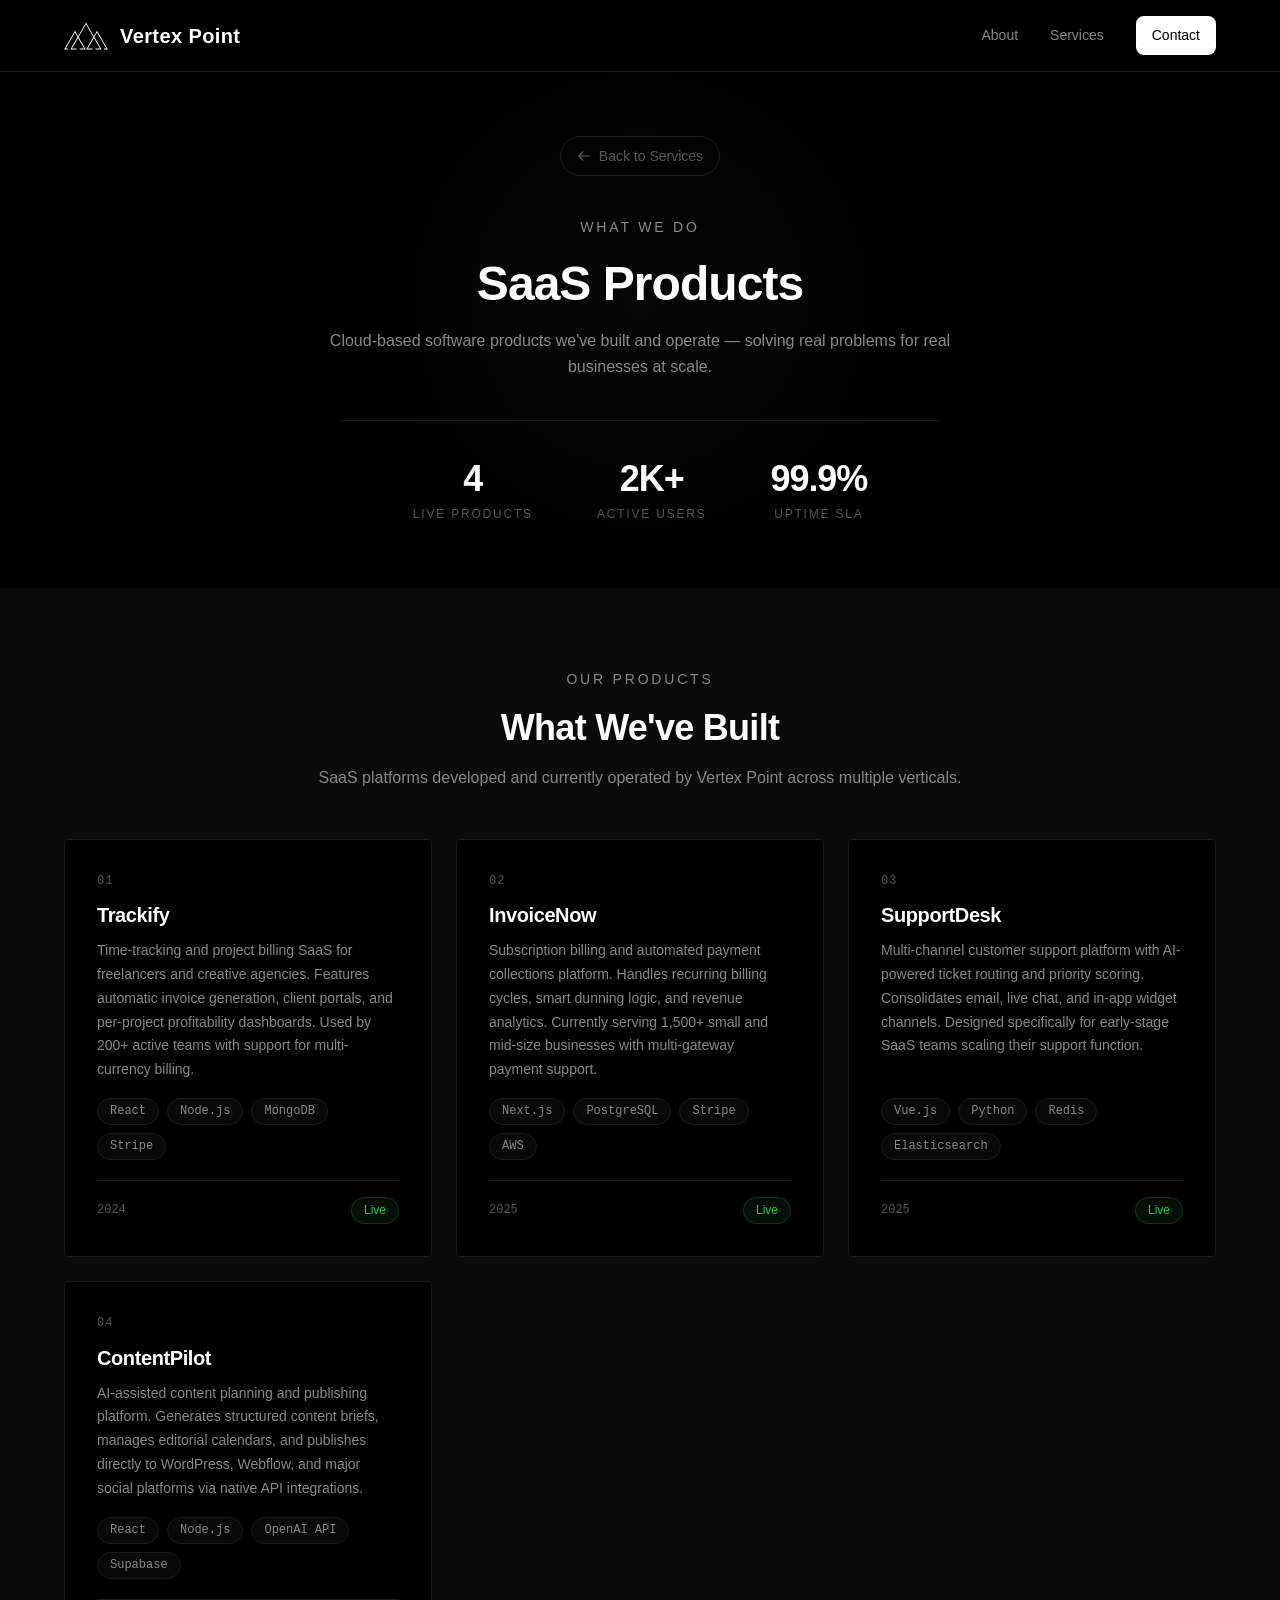
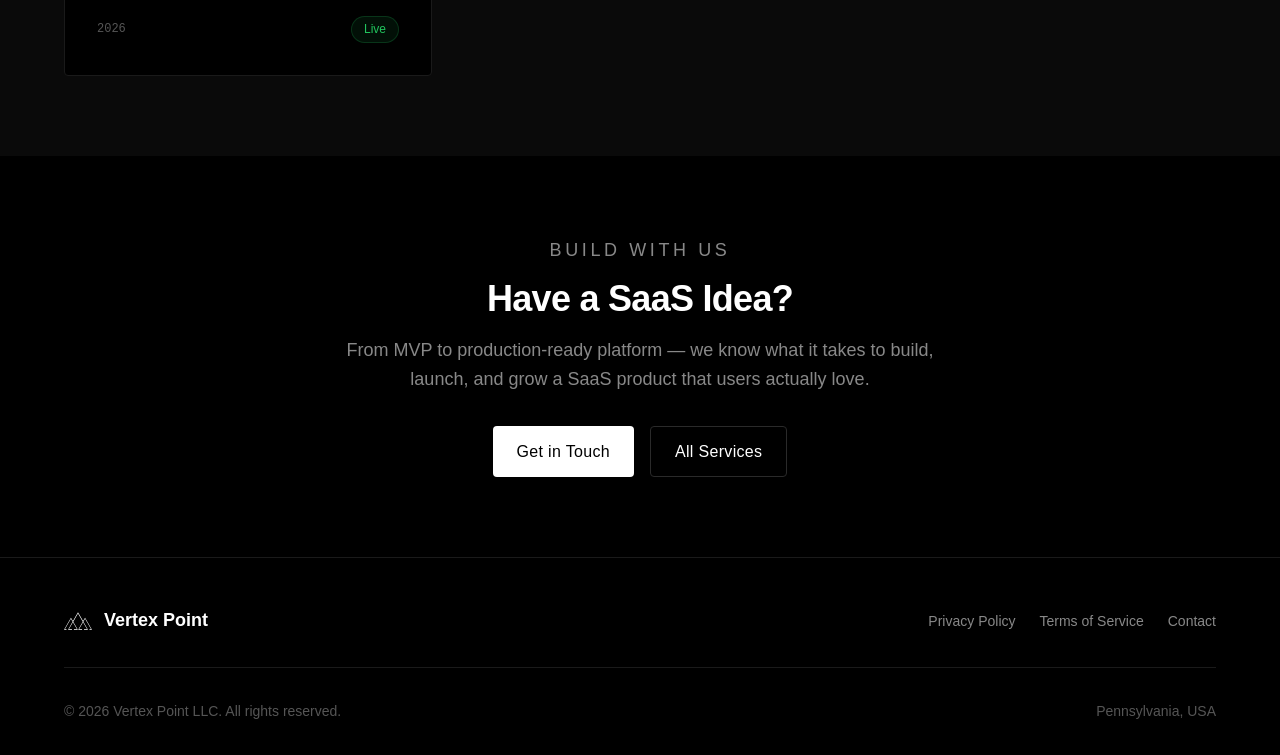
<file: services/saas.html>
<!DOCTYPE html>
<html lang="en">
<head>
  <meta charset="UTF-8">
  <meta name="viewport" content="width=device-width, initial-scale=1.0">
  <meta http-equiv="X-UA-Compatible" content="IE=edge">

  <title>SaaS Products | Vertex Point</title>
  <meta name="description" content="Cloud-based SaaS products built and operated by Vertex Point — time tracking, billing, customer support, and content management platforms.">
  <link rel="canonical" href="saas.html">

  <link rel="icon" type="image/svg+xml" href="../favicon.svg">
  <link rel="stylesheet" href="../css/style.css">
</head>
<body>

  <!-- Header -->
  <header class="header">
    <div class="container">
      <a href="../index.html" class="logo" aria-label="Vertex Point Home">
        <svg viewBox="-125 -80 250 160" fill="none" xmlns="http://www.w3.org/2000/svg" aria-hidden="true">
          <polygon fill="currentColor" points="102.69756,77.17041 124.99998,77.17041 63.1392,-29.97693 45.19286,1.10681 -0.0002,-77.17041 -45.19334,1.10681 -63.13921,-29.97693 -124.99998,77.17041 -102.69753,77.17041 -102.69753,72.12573 -116.26201,72.12573 -63.13921,-19.88586 -48.10616,6.15137 -89.10826,77.17041 -54.07253,77.17041 -54.07253,72.12573 -80.37025,72.12573 -45.19334,11.19702 -10.01595,72.12573 -36.31413,72.12573 -36.31413,77.17041 -1.2784,77.17041 -42.2805,6.15137 -0.0002,-67.0802 42.28105,6.15234 1.27745,77.17041 36.31419,77.17041 36.31419,72.12573 10.01598,72.12573 45.19286,11.19702 80.3698,72.12573 54.07256,72.12573 54.07256,77.17041 89.10924,77.17041 48.1057,6.15137 63.1392,-19.88586 116.26152,72.12573 102.69756,72.12573"/>
        </svg>
        <span>Vertex Point</span>
      </a>
      <button class="menu-toggle" aria-label="Toggle menu" aria-expanded="false">
        <span></span><span></span><span></span>
      </button>
      <nav class="nav" role="navigation">
        <a href="../index.html#about" class="nav-link">About</a>
        <a href="../index.html#services" class="nav-link">Services</a>
        <a href="../index.html#contact" class="nav-cta">Contact</a>
      </nav>
    </div>
  </header>

  <main>

    <!-- Hero -->
    <section class="service-page-hero">
      <div class="container">
        <a href="../index.html#services" class="back-link">
          <svg xmlns="http://www.w3.org/2000/svg" fill="none" viewBox="0 0 24 24" stroke="currentColor" stroke-width="2" width="14" height="14">
            <path stroke-linecap="round" stroke-linejoin="round" d="M10 19l-7-7m0 0l7-7m-7 7h18"/>
          </svg>
          Back to Services
        </a>
        <div class="section-header">
          <p class="section-label">What We Do</p>
          <h1>SaaS Products</h1>
          <p>Cloud-based software products we've built and operate — solving real problems for real businesses at scale.</p>
        </div>
        <div class="service-stats">
          <div class="stat-item">
            <div class="stat-value">4</div>
            <div class="stat-label">Live Products</div>
          </div>
          <div class="stat-item">
            <div class="stat-value">2K+</div>
            <div class="stat-label">Active Users</div>
          </div>
          <div class="stat-item">
            <div class="stat-value">99.9%</div>
            <div class="stat-label">Uptime SLA</div>
          </div>
        </div>
      </div>
    </section>

    <!-- Products -->
    <section class="projects-section">
      <div class="container">
        <div class="section-header">
          <p class="section-label">Our Products</p>
          <h2>What We've Built</h2>
          <p>SaaS platforms developed and currently operated by Vertex Point across multiple verticals.</p>
        </div>
        <div class="projects-grid">

          <div class="project-card">
            <span class="project-number">01</span>
            <h3>Trackify</h3>
            <p>Time-tracking and project billing SaaS for freelancers and creative agencies. Features automatic invoice generation, client portals, and per-project profitability dashboards. Used by 200+ active teams with support for multi-currency billing.</p>
            <div class="project-tags">
              <span class="project-tag">React</span>
              <span class="project-tag">Node.js</span>
              <span class="project-tag">MongoDB</span>
              <span class="project-tag">Stripe</span>
            </div>
            <div class="project-meta">
              <span class="project-year">2024</span>
              <span class="project-status status-live">Live</span>
            </div>
          </div>

          <div class="project-card">
            <span class="project-number">02</span>
            <h3>InvoiceNow</h3>
            <p>Subscription billing and automated payment collections platform. Handles recurring billing cycles, smart dunning logic, and revenue analytics. Currently serving 1,500+ small and mid-size businesses with multi-gateway payment support.</p>
            <div class="project-tags">
              <span class="project-tag">Next.js</span>
              <span class="project-tag">PostgreSQL</span>
              <span class="project-tag">Stripe</span>
              <span class="project-tag">AWS</span>
            </div>
            <div class="project-meta">
              <span class="project-year">2025</span>
              <span class="project-status status-live">Live</span>
            </div>
          </div>

          <div class="project-card">
            <span class="project-number">03</span>
            <h3>SupportDesk</h3>
            <p>Multi-channel customer support platform with AI-powered ticket routing and priority scoring. Consolidates email, live chat, and in-app widget channels. Designed specifically for early-stage SaaS teams scaling their support function.</p>
            <div class="project-tags">
              <span class="project-tag">Vue.js</span>
              <span class="project-tag">Python</span>
              <span class="project-tag">Redis</span>
              <span class="project-tag">Elasticsearch</span>
            </div>
            <div class="project-meta">
              <span class="project-year">2025</span>
              <span class="project-status status-live">Live</span>
            </div>
          </div>

          <div class="project-card">
            <span class="project-number">04</span>
            <h3>ContentPilot</h3>
            <p>AI-assisted content planning and publishing platform. Generates structured content briefs, manages editorial calendars, and publishes directly to WordPress, Webflow, and major social platforms via native API integrations.</p>
            <div class="project-tags">
              <span class="project-tag">React</span>
              <span class="project-tag">Node.js</span>
              <span class="project-tag">OpenAI API</span>
              <span class="project-tag">Supabase</span>
            </div>
            <div class="project-meta">
              <span class="project-year">2026</span>
              <span class="project-status status-live">Live</span>
            </div>
          </div>

        </div>
      </div>
    </section>

    <!-- CTA -->
    <section class="service-cta-section">
      <div class="container">
        <div class="service-cta-inner">
          <p class="section-label">Build with Us</p>
          <h2>Have a SaaS Idea?</h2>
          <p>From MVP to production-ready platform — we know what it takes to build, launch, and grow a SaaS product that users actually love.</p>
          <div class="cta-buttons">
            <a href="../index.html#contact" class="btn btn-primary">Get in Touch</a>
            <a href="../index.html#services" class="btn btn-secondary">All Services</a>
          </div>
        </div>
      </div>
    </section>

  </main>

  <!-- Footer -->
  <footer class="footer">
    <div class="container">
      <div class="footer-content">
        <a href="../index.html" class="footer-logo">
          <svg viewBox="-125 -80 250 160" fill="none" xmlns="http://www.w3.org/2000/svg" aria-hidden="true">
            <polygon fill="currentColor" points="102.69756,77.17041 124.99998,77.17041 63.1392,-29.97693 45.19286,1.10681 -0.0002,-77.17041 -45.19334,1.10681 -63.13921,-29.97693 -124.99998,77.17041 -102.69753,77.17041 -102.69753,72.12573 -116.26201,72.12573 -63.13921,-19.88586 -48.10616,6.15137 -89.10826,77.17041 -54.07253,77.17041 -54.07253,72.12573 -80.37025,72.12573 -45.19334,11.19702 -10.01595,72.12573 -36.31413,72.12573 -36.31413,77.17041 -1.2784,77.17041 -42.2805,6.15137 -0.0002,-67.0802 42.28105,6.15234 1.27745,77.17041 36.31419,77.17041 36.31419,72.12573 10.01598,72.12573 45.19286,11.19702 80.3698,72.12573 54.07256,72.12573 54.07256,77.17041 89.10924,77.17041 48.1057,6.15137 63.1392,-19.88586 116.26152,72.12573 102.69756,72.12573"/>
          </svg>
          <span>Vertex Point</span>
        </a>
        <div class="footer-links">
          <a href="../privacy.html">Privacy Policy</a>
          <a href="../terms.html">Terms of Service</a>
          <a href="mailto:support@vpoint.dev">Contact</a>
        </div>
      </div>
      <div class="footer-bottom">
        <p class="footer-copyright">&copy; 2026 Vertex Point LLC. All rights reserved.</p>
        <p class="footer-location">Pennsylvania, USA</p>
      </div>
    </div>
  </footer>

  <script src="../js/main.js"></script>
</body>
</html>
</file>
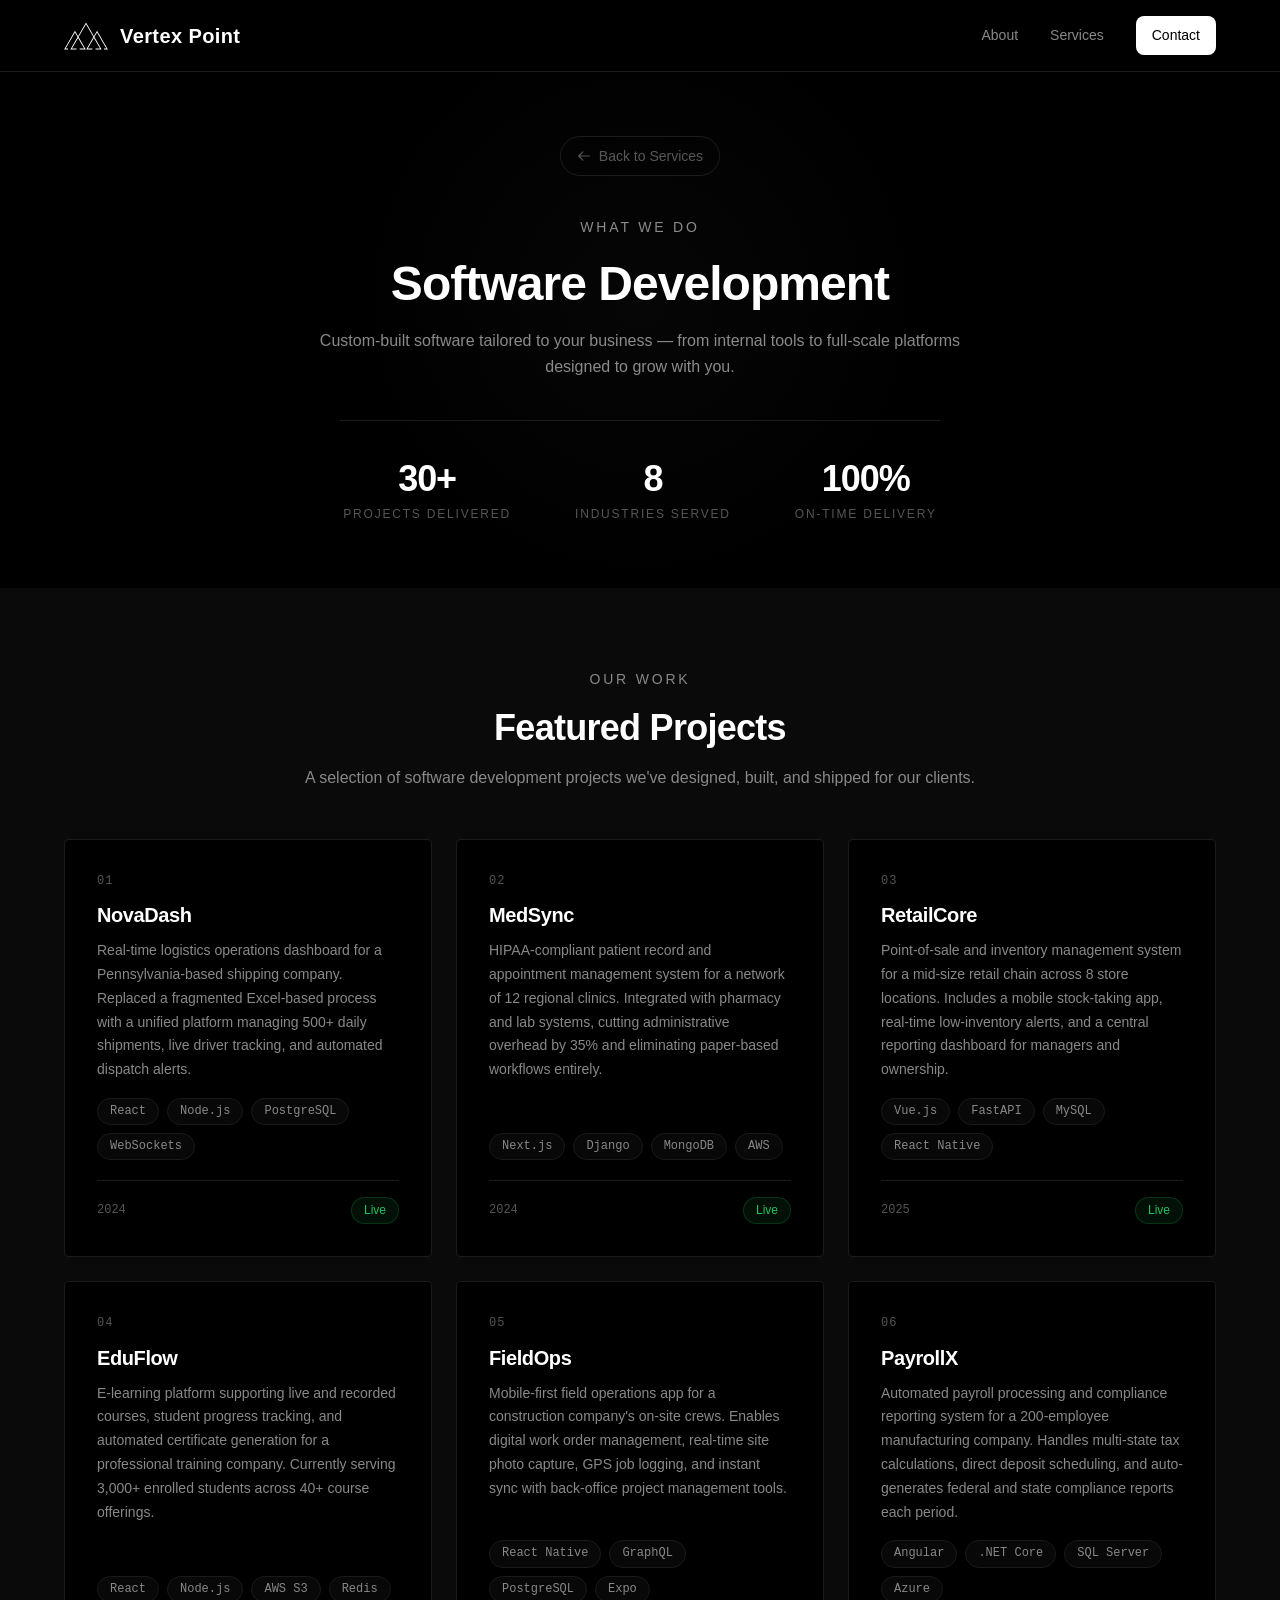
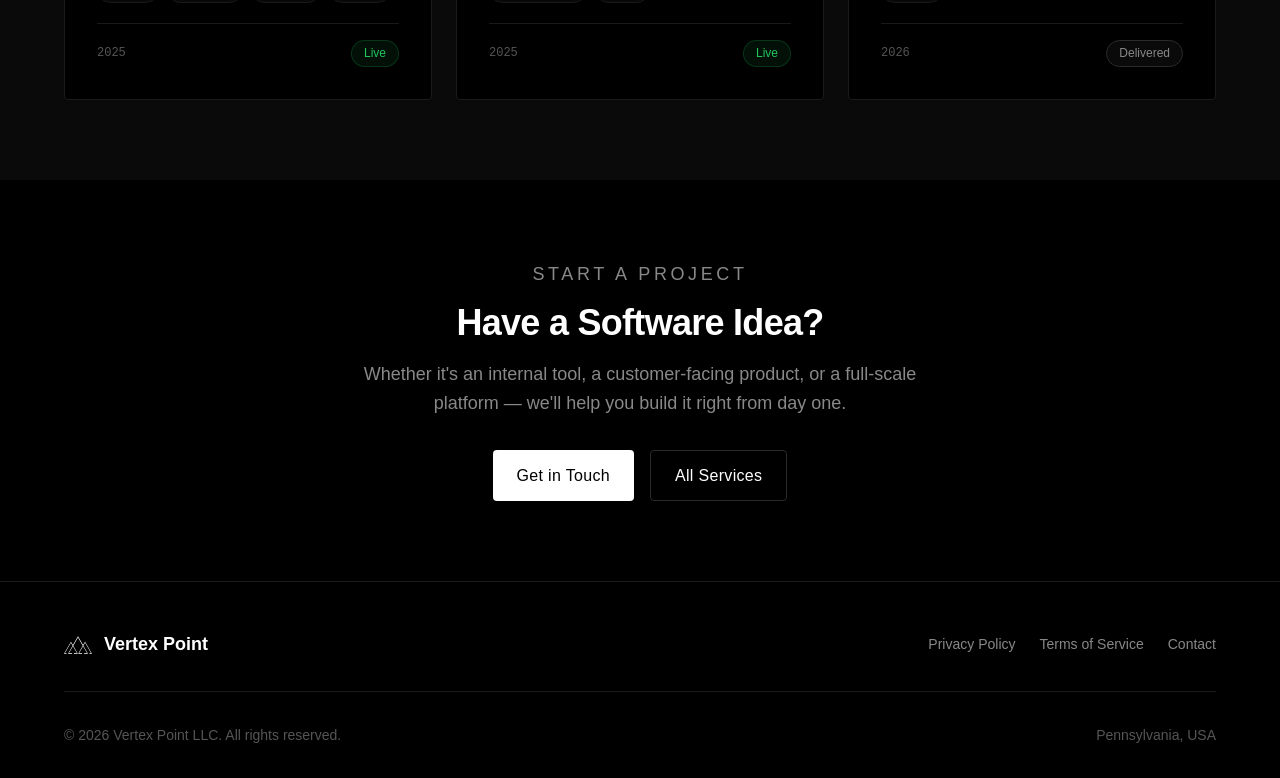
<file: services/software-development.html>
<!DOCTYPE html>
<html lang="en">
<head>
  <meta charset="UTF-8">
  <meta name="viewport" content="width=device-width, initial-scale=1.0">
  <meta http-equiv="X-UA-Compatible" content="IE=edge">

  <title>Software Development | Vertex Point</title>
  <meta name="description" content="Custom software development projects by Vertex Point — enterprise dashboards, healthcare systems, retail platforms, and more.">
  <link rel="canonical" href="software-development.html">

  <link rel="icon" type="image/svg+xml" href="../favicon.svg">
  <link rel="stylesheet" href="../css/style.css">
</head>
<body>

  <!-- Header -->
  <header class="header">
    <div class="container">
      <a href="../index.html" class="logo" aria-label="Vertex Point Home">
        <svg viewBox="-125 -80 250 160" fill="none" xmlns="http://www.w3.org/2000/svg" aria-hidden="true">
          <polygon fill="currentColor" points="102.69756,77.17041 124.99998,77.17041 63.1392,-29.97693 45.19286,1.10681 -0.0002,-77.17041 -45.19334,1.10681 -63.13921,-29.97693 -124.99998,77.17041 -102.69753,77.17041 -102.69753,72.12573 -116.26201,72.12573 -63.13921,-19.88586 -48.10616,6.15137 -89.10826,77.17041 -54.07253,77.17041 -54.07253,72.12573 -80.37025,72.12573 -45.19334,11.19702 -10.01595,72.12573 -36.31413,72.12573 -36.31413,77.17041 -1.2784,77.17041 -42.2805,6.15137 -0.0002,-67.0802 42.28105,6.15234 1.27745,77.17041 36.31419,77.17041 36.31419,72.12573 10.01598,72.12573 45.19286,11.19702 80.3698,72.12573 54.07256,72.12573 54.07256,77.17041 89.10924,77.17041 48.1057,6.15137 63.1392,-19.88586 116.26152,72.12573 102.69756,72.12573"/>
        </svg>
        <span>Vertex Point</span>
      </a>
      <button class="menu-toggle" aria-label="Toggle menu" aria-expanded="false">
        <span></span><span></span><span></span>
      </button>
      <nav class="nav" role="navigation">
        <a href="../index.html#about" class="nav-link">About</a>
        <a href="../index.html#services" class="nav-link">Services</a>
        <a href="../index.html#contact" class="nav-cta">Contact</a>
      </nav>
    </div>
  </header>

  <main>

    <!-- Hero -->
    <section class="service-page-hero">
      <div class="container">
        <a href="../index.html#services" class="back-link">
          <svg xmlns="http://www.w3.org/2000/svg" fill="none" viewBox="0 0 24 24" stroke="currentColor" stroke-width="2" width="14" height="14">
            <path stroke-linecap="round" stroke-linejoin="round" d="M10 19l-7-7m0 0l7-7m-7 7h18"/>
          </svg>
          Back to Services
        </a>
        <div class="section-header">
          <p class="section-label">What We Do</p>
          <h1>Software Development</h1>
          <p>Custom-built software tailored to your business — from internal tools to full-scale platforms designed to grow with you.</p>
        </div>
        <div class="service-stats">
          <div class="stat-item">
            <div class="stat-value">30+</div>
            <div class="stat-label">Projects Delivered</div>
          </div>
          <div class="stat-item">
            <div class="stat-value">8</div>
            <div class="stat-label">Industries Served</div>
          </div>
          <div class="stat-item">
            <div class="stat-value">100%</div>
            <div class="stat-label">On-Time Delivery</div>
          </div>
        </div>
      </div>
    </section>

    <!-- Projects -->
    <section class="projects-section">
      <div class="container">
        <div class="section-header">
          <p class="section-label">Our Work</p>
          <h2>Featured Projects</h2>
          <p>A selection of software development projects we've designed, built, and shipped for our clients.</p>
        </div>
        <div class="projects-grid">

          <div class="project-card">
            <span class="project-number">01</span>
            <h3>NovaDash</h3>
            <p>Real-time logistics operations dashboard for a Pennsylvania-based shipping company. Replaced a fragmented Excel-based process with a unified platform managing 500+ daily shipments, live driver tracking, and automated dispatch alerts.</p>
            <div class="project-tags">
              <span class="project-tag">React</span>
              <span class="project-tag">Node.js</span>
              <span class="project-tag">PostgreSQL</span>
              <span class="project-tag">WebSockets</span>
            </div>
            <div class="project-meta">
              <span class="project-year">2024</span>
              <span class="project-status status-live">Live</span>
            </div>
          </div>

          <div class="project-card">
            <span class="project-number">02</span>
            <h3>MedSync</h3>
            <p>HIPAA-compliant patient record and appointment management system for a network of 12 regional clinics. Integrated with pharmacy and lab systems, cutting administrative overhead by 35% and eliminating paper-based workflows entirely.</p>
            <div class="project-tags">
              <span class="project-tag">Next.js</span>
              <span class="project-tag">Django</span>
              <span class="project-tag">MongoDB</span>
              <span class="project-tag">AWS</span>
            </div>
            <div class="project-meta">
              <span class="project-year">2024</span>
              <span class="project-status status-live">Live</span>
            </div>
          </div>

          <div class="project-card">
            <span class="project-number">03</span>
            <h3>RetailCore</h3>
            <p>Point-of-sale and inventory management system for a mid-size retail chain across 8 store locations. Includes a mobile stock-taking app, real-time low-inventory alerts, and a central reporting dashboard for managers and ownership.</p>
            <div class="project-tags">
              <span class="project-tag">Vue.js</span>
              <span class="project-tag">FastAPI</span>
              <span class="project-tag">MySQL</span>
              <span class="project-tag">React Native</span>
            </div>
            <div class="project-meta">
              <span class="project-year">2025</span>
              <span class="project-status status-live">Live</span>
            </div>
          </div>

          <div class="project-card">
            <span class="project-number">04</span>
            <h3>EduFlow</h3>
            <p>E-learning platform supporting live and recorded courses, student progress tracking, and automated certificate generation for a professional training company. Currently serving 3,000+ enrolled students across 40+ course offerings.</p>
            <div class="project-tags">
              <span class="project-tag">React</span>
              <span class="project-tag">Node.js</span>
              <span class="project-tag">AWS S3</span>
              <span class="project-tag">Redis</span>
            </div>
            <div class="project-meta">
              <span class="project-year">2025</span>
              <span class="project-status status-live">Live</span>
            </div>
          </div>

          <div class="project-card">
            <span class="project-number">05</span>
            <h3>FieldOps</h3>
            <p>Mobile-first field operations app for a construction company's on-site crews. Enables digital work order management, real-time site photo capture, GPS job logging, and instant sync with back-office project management tools.</p>
            <div class="project-tags">
              <span class="project-tag">React Native</span>
              <span class="project-tag">GraphQL</span>
              <span class="project-tag">PostgreSQL</span>
              <span class="project-tag">Expo</span>
            </div>
            <div class="project-meta">
              <span class="project-year">2025</span>
              <span class="project-status status-live">Live</span>
            </div>
          </div>

          <div class="project-card">
            <span class="project-number">06</span>
            <h3>PayrollX</h3>
            <p>Automated payroll processing and compliance reporting system for a 200-employee manufacturing company. Handles multi-state tax calculations, direct deposit scheduling, and auto-generates federal and state compliance reports each period.</p>
            <div class="project-tags">
              <span class="project-tag">Angular</span>
              <span class="project-tag">.NET Core</span>
              <span class="project-tag">SQL Server</span>
              <span class="project-tag">Azure</span>
            </div>
            <div class="project-meta">
              <span class="project-year">2026</span>
              <span class="project-status status-delivered">Delivered</span>
            </div>
          </div>

        </div>
      </div>
    </section>

    <!-- CTA -->
    <section class="service-cta-section">
      <div class="container">
        <div class="service-cta-inner">
          <p class="section-label">Start a Project</p>
          <h2>Have a Software Idea?</h2>
          <p>Whether it's an internal tool, a customer-facing product, or a full-scale platform — we'll help you build it right from day one.</p>
          <div class="cta-buttons">
            <a href="../index.html#contact" class="btn btn-primary">Get in Touch</a>
            <a href="../index.html#services" class="btn btn-secondary">All Services</a>
          </div>
        </div>
      </div>
    </section>

  </main>

  <!-- Footer -->
  <footer class="footer">
    <div class="container">
      <div class="footer-content">
        <a href="../index.html" class="footer-logo">
          <svg viewBox="-125 -80 250 160" fill="none" xmlns="http://www.w3.org/2000/svg" aria-hidden="true">
            <polygon fill="currentColor" points="102.69756,77.17041 124.99998,77.17041 63.1392,-29.97693 45.19286,1.10681 -0.0002,-77.17041 -45.19334,1.10681 -63.13921,-29.97693 -124.99998,77.17041 -102.69753,77.17041 -102.69753,72.12573 -116.26201,72.12573 -63.13921,-19.88586 -48.10616,6.15137 -89.10826,77.17041 -54.07253,77.17041 -54.07253,72.12573 -80.37025,72.12573 -45.19334,11.19702 -10.01595,72.12573 -36.31413,72.12573 -36.31413,77.17041 -1.2784,77.17041 -42.2805,6.15137 -0.0002,-67.0802 42.28105,6.15234 1.27745,77.17041 36.31419,77.17041 36.31419,72.12573 10.01598,72.12573 45.19286,11.19702 80.3698,72.12573 54.07256,72.12573 54.07256,77.17041 89.10924,77.17041 48.1057,6.15137 63.1392,-19.88586 116.26152,72.12573 102.69756,72.12573"/>
          </svg>
          <span>Vertex Point</span>
        </a>
        <div class="footer-links">
          <a href="../privacy.html">Privacy Policy</a>
          <a href="../terms.html">Terms of Service</a>
          <a href="mailto:support@vpoint.dev">Contact</a>
        </div>
      </div>
      <div class="footer-bottom">
        <p class="footer-copyright">&copy; 2026 Vertex Point LLC. All rights reserved.</p>
        <p class="footer-location">Pennsylvania, USA</p>
      </div>
    </div>
  </footer>

  <script src="../js/main.js"></script>
</body>
</html>
</file>
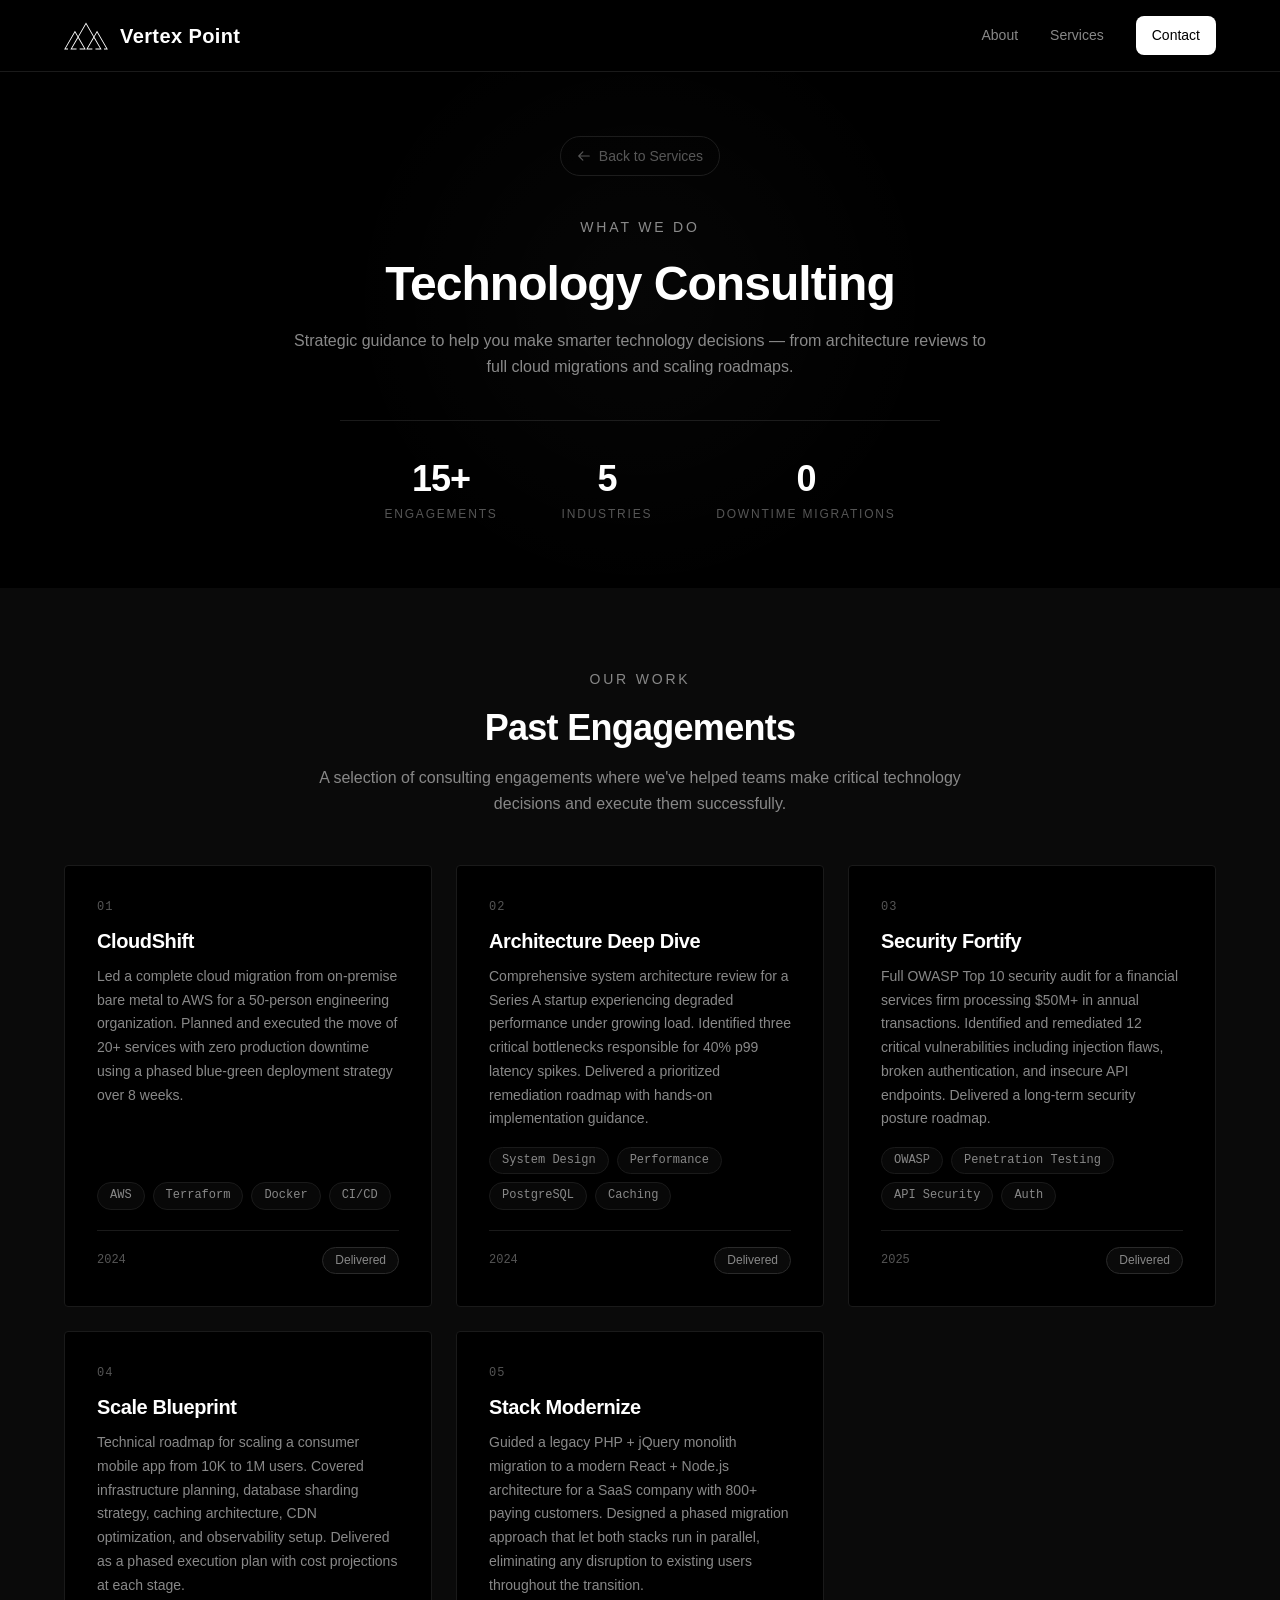
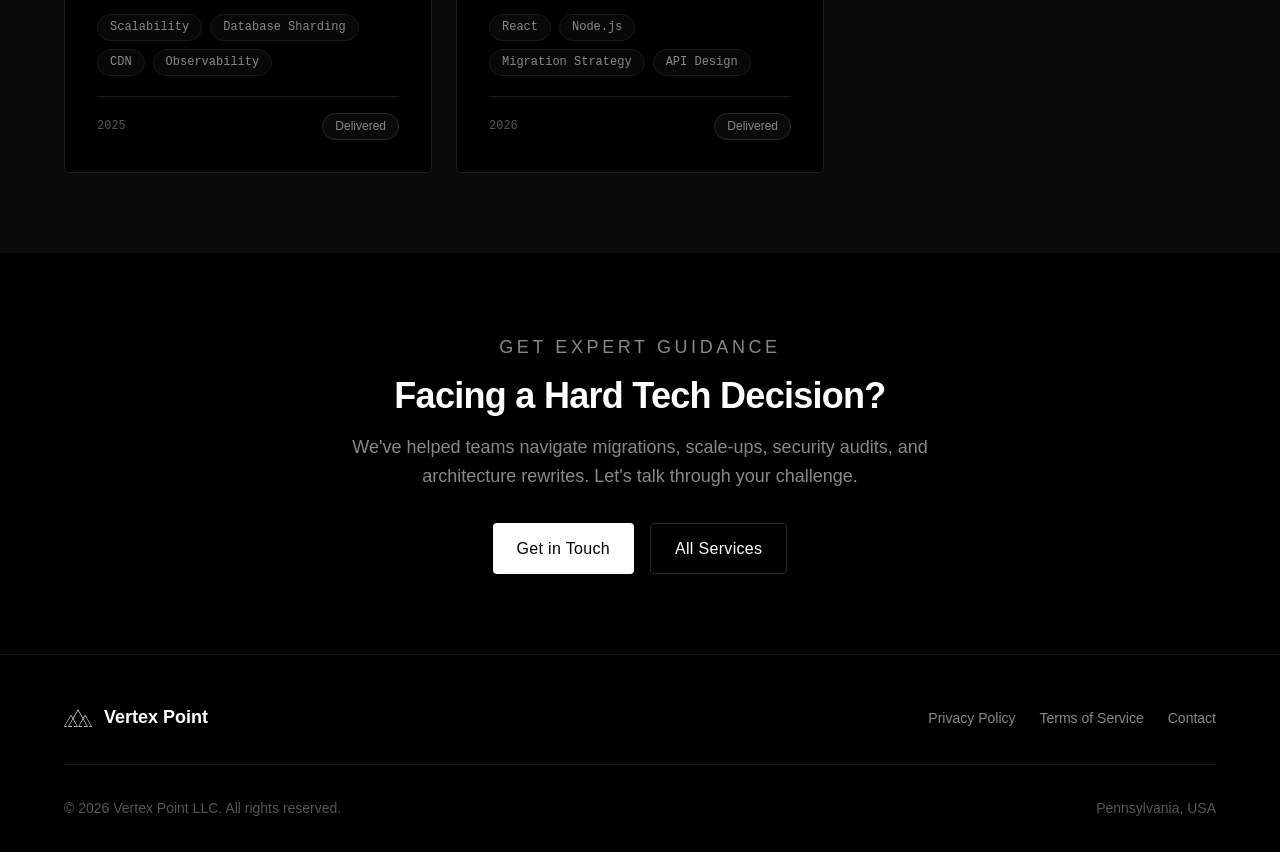
<file: services/technology-consulting.html>
<!DOCTYPE html>
<html lang="en">
<head>
  <meta charset="UTF-8">
  <meta name="viewport" content="width=device-width, initial-scale=1.0">
  <meta http-equiv="X-UA-Compatible" content="IE=edge">

  <title>Technology Consulting | Vertex Point</title>
  <meta name="description" content="Strategic technology consulting by Vertex Point — architecture reviews, cloud migrations, security audits, and scaling roadmaps.">
  <link rel="canonical" href="technology-consulting.html">

  <link rel="icon" type="image/svg+xml" href="../favicon.svg">
  <link rel="stylesheet" href="../css/style.css">
</head>
<body>

  <!-- Header -->
  <header class="header">
    <div class="container">
      <a href="../index.html" class="logo" aria-label="Vertex Point Home">
        <svg viewBox="-125 -80 250 160" fill="none" xmlns="http://www.w3.org/2000/svg" aria-hidden="true">
          <polygon fill="currentColor" points="102.69756,77.17041 124.99998,77.17041 63.1392,-29.97693 45.19286,1.10681 -0.0002,-77.17041 -45.19334,1.10681 -63.13921,-29.97693 -124.99998,77.17041 -102.69753,77.17041 -102.69753,72.12573 -116.26201,72.12573 -63.13921,-19.88586 -48.10616,6.15137 -89.10826,77.17041 -54.07253,77.17041 -54.07253,72.12573 -80.37025,72.12573 -45.19334,11.19702 -10.01595,72.12573 -36.31413,72.12573 -36.31413,77.17041 -1.2784,77.17041 -42.2805,6.15137 -0.0002,-67.0802 42.28105,6.15234 1.27745,77.17041 36.31419,77.17041 36.31419,72.12573 10.01598,72.12573 45.19286,11.19702 80.3698,72.12573 54.07256,72.12573 54.07256,77.17041 89.10924,77.17041 48.1057,6.15137 63.1392,-19.88586 116.26152,72.12573 102.69756,72.12573"/>
        </svg>
        <span>Vertex Point</span>
      </a>
      <button class="menu-toggle" aria-label="Toggle menu" aria-expanded="false">
        <span></span><span></span><span></span>
      </button>
      <nav class="nav" role="navigation">
        <a href="../index.html#about" class="nav-link">About</a>
        <a href="../index.html#services" class="nav-link">Services</a>
        <a href="../index.html#contact" class="nav-cta">Contact</a>
      </nav>
    </div>
  </header>

  <main>

    <!-- Hero -->
    <section class="service-page-hero">
      <div class="container">
        <a href="../index.html#services" class="back-link">
          <svg xmlns="http://www.w3.org/2000/svg" fill="none" viewBox="0 0 24 24" stroke="currentColor" stroke-width="2" width="14" height="14">
            <path stroke-linecap="round" stroke-linejoin="round" d="M10 19l-7-7m0 0l7-7m-7 7h18"/>
          </svg>
          Back to Services
        </a>
        <div class="section-header">
          <p class="section-label">What We Do</p>
          <h1>Technology Consulting</h1>
          <p>Strategic guidance to help you make smarter technology decisions — from architecture reviews to full cloud migrations and scaling roadmaps.</p>
        </div>
        <div class="service-stats">
          <div class="stat-item">
            <div class="stat-value">15+</div>
            <div class="stat-label">Engagements</div>
          </div>
          <div class="stat-item">
            <div class="stat-value">5</div>
            <div class="stat-label">Industries</div>
          </div>
          <div class="stat-item">
            <div class="stat-value">0</div>
            <div class="stat-label">Downtime Migrations</div>
          </div>
        </div>
      </div>
    </section>

    <!-- Engagements -->
    <section class="projects-section">
      <div class="container">
        <div class="section-header">
          <p class="section-label">Our Work</p>
          <h2>Past Engagements</h2>
          <p>A selection of consulting engagements where we've helped teams make critical technology decisions and execute them successfully.</p>
        </div>
        <div class="projects-grid">

          <div class="project-card">
            <span class="project-number">01</span>
            <h3>CloudShift</h3>
            <p>Led a complete cloud migration from on-premise bare metal to AWS for a 50-person engineering organization. Planned and executed the move of 20+ services with zero production downtime using a phased blue-green deployment strategy over 8 weeks.</p>
            <div class="project-tags">
              <span class="project-tag">AWS</span>
              <span class="project-tag">Terraform</span>
              <span class="project-tag">Docker</span>
              <span class="project-tag">CI/CD</span>
            </div>
            <div class="project-meta">
              <span class="project-year">2024</span>
              <span class="project-status status-delivered">Delivered</span>
            </div>
          </div>

          <div class="project-card">
            <span class="project-number">02</span>
            <h3>Architecture Deep Dive</h3>
            <p>Comprehensive system architecture review for a Series A startup experiencing degraded performance under growing load. Identified three critical bottlenecks responsible for 40% p99 latency spikes. Delivered a prioritized remediation roadmap with hands-on implementation guidance.</p>
            <div class="project-tags">
              <span class="project-tag">System Design</span>
              <span class="project-tag">Performance</span>
              <span class="project-tag">PostgreSQL</span>
              <span class="project-tag">Caching</span>
            </div>
            <div class="project-meta">
              <span class="project-year">2024</span>
              <span class="project-status status-delivered">Delivered</span>
            </div>
          </div>

          <div class="project-card">
            <span class="project-number">03</span>
            <h3>Security Fortify</h3>
            <p>Full OWASP Top 10 security audit for a financial services firm processing $50M+ in annual transactions. Identified and remediated 12 critical vulnerabilities including injection flaws, broken authentication, and insecure API endpoints. Delivered a long-term security posture roadmap.</p>
            <div class="project-tags">
              <span class="project-tag">OWASP</span>
              <span class="project-tag">Penetration Testing</span>
              <span class="project-tag">API Security</span>
              <span class="project-tag">Auth</span>
            </div>
            <div class="project-meta">
              <span class="project-year">2025</span>
              <span class="project-status status-delivered">Delivered</span>
            </div>
          </div>

          <div class="project-card">
            <span class="project-number">04</span>
            <h3>Scale Blueprint</h3>
            <p>Technical roadmap for scaling a consumer mobile app from 10K to 1M users. Covered infrastructure planning, database sharding strategy, caching architecture, CDN optimization, and observability setup. Delivered as a phased execution plan with cost projections at each stage.</p>
            <div class="project-tags">
              <span class="project-tag">Scalability</span>
              <span class="project-tag">Database Sharding</span>
              <span class="project-tag">CDN</span>
              <span class="project-tag">Observability</span>
            </div>
            <div class="project-meta">
              <span class="project-year">2025</span>
              <span class="project-status status-delivered">Delivered</span>
            </div>
          </div>

          <div class="project-card">
            <span class="project-number">05</span>
            <h3>Stack Modernize</h3>
            <p>Guided a legacy PHP + jQuery monolith migration to a modern React + Node.js architecture for a SaaS company with 800+ paying customers. Designed a phased migration approach that let both stacks run in parallel, eliminating any disruption to existing users throughout the transition.</p>
            <div class="project-tags">
              <span class="project-tag">React</span>
              <span class="project-tag">Node.js</span>
              <span class="project-tag">Migration Strategy</span>
              <span class="project-tag">API Design</span>
            </div>
            <div class="project-meta">
              <span class="project-year">2026</span>
              <span class="project-status status-delivered">Delivered</span>
            </div>
          </div>

        </div>
      </div>
    </section>

    <!-- CTA -->
    <section class="service-cta-section">
      <div class="container">
        <div class="service-cta-inner">
          <p class="section-label">Get Expert Guidance</p>
          <h2>Facing a Hard Tech Decision?</h2>
          <p>We've helped teams navigate migrations, scale-ups, security audits, and architecture rewrites. Let's talk through your challenge.</p>
          <div class="cta-buttons">
            <a href="../index.html#contact" class="btn btn-primary">Get in Touch</a>
            <a href="../index.html#services" class="btn btn-secondary">All Services</a>
          </div>
        </div>
      </div>
    </section>

  </main>

  <!-- Footer -->
  <footer class="footer">
    <div class="container">
      <div class="footer-content">
        <a href="../index.html" class="footer-logo">
          <svg viewBox="-125 -80 250 160" fill="none" xmlns="http://www.w3.org/2000/svg" aria-hidden="true">
            <polygon fill="currentColor" points="102.69756,77.17041 124.99998,77.17041 63.1392,-29.97693 45.19286,1.10681 -0.0002,-77.17041 -45.19334,1.10681 -63.13921,-29.97693 -124.99998,77.17041 -102.69753,77.17041 -102.69753,72.12573 -116.26201,72.12573 -63.13921,-19.88586 -48.10616,6.15137 -89.10826,77.17041 -54.07253,77.17041 -54.07253,72.12573 -80.37025,72.12573 -45.19334,11.19702 -10.01595,72.12573 -36.31413,72.12573 -36.31413,77.17041 -1.2784,77.17041 -42.2805,6.15137 -0.0002,-67.0802 42.28105,6.15234 1.27745,77.17041 36.31419,77.17041 36.31419,72.12573 10.01598,72.12573 45.19286,11.19702 80.3698,72.12573 54.07256,72.12573 54.07256,77.17041 89.10924,77.17041 48.1057,6.15137 63.1392,-19.88586 116.26152,72.12573 102.69756,72.12573"/>
          </svg>
          <span>Vertex Point</span>
        </a>
        <div class="footer-links">
          <a href="../privacy.html">Privacy Policy</a>
          <a href="../terms.html">Terms of Service</a>
          <a href="mailto:support@vpoint.dev">Contact</a>
        </div>
      </div>
      <div class="footer-bottom">
        <p class="footer-copyright">&copy; 2026 Vertex Point LLC. All rights reserved.</p>
        <p class="footer-location">Pennsylvania, USA</p>
      </div>
    </div>
  </footer>

  <script src="../js/main.js"></script>
</body>
</html>
</file>
<file: css/style.css>
/* ==========================================================================
   Vertex Point - Design System
   ========================================================================== */

/* CSS Variables */
:root {
  /* Colors - Sophisticated Black Theme */
  --color-bg: #000000;
  --color-surface: #0a0a0a;
  --color-surface-elevated: #111111;
  --color-border: #1a1a1a;
  --color-border-light: #2a2a2a;
  --color-primary: #ffffff;
  --color-primary-hover: #e5e5e5;
  --color-primary-muted: rgba(255, 255, 255, 0.05);
  --color-text: #ffffff;
  --color-text-secondary: #888888;
  --color-text-muted: #555555;
  --color-success: #22c55e;
  --color-error: #ef4444;
  --color-accent: #d4d4d4;

  /* Typography */
  --font-sans: -apple-system, BlinkMacSystemFont, 'Segoe UI', Roboto, Oxygen, Ubuntu, Cantarell, sans-serif;
  --font-mono: 'SF Mono', 'Fira Code', 'Fira Mono', Menlo, monospace;

  /* Font Sizes */
  --text-xs: 0.75rem;
  --text-sm: 0.875rem;
  --text-base: 1rem;
  --text-lg: 1.125rem;
  --text-xl: 1.25rem;
  --text-2xl: 1.5rem;
  --text-3xl: 1.875rem;
  --text-4xl: 2.25rem;
  --text-5xl: 3rem;
  --text-6xl: 3.75rem;

  /* Spacing */
  --space-1: 0.25rem;
  --space-2: 0.5rem;
  --space-3: 0.75rem;
  --space-4: 1rem;
  --space-5: 1.25rem;
  --space-6: 1.5rem;
  --space-8: 2rem;
  --space-10: 2.5rem;
  --space-12: 3rem;
  --space-16: 4rem;
  --space-20: 5rem;
  --space-24: 6rem;

  /* Layout */
  --max-width: 1200px;
  --header-height: 72px;

  /* Transitions */
  --transition-fast: 150ms ease;
  --transition-base: 200ms ease;
  --transition-slow: 300ms ease;

  /* Border Radius */
  --radius-sm: 4px;
  --radius-md: 8px;
  --radius-lg: 12px;
  --radius-xl: 16px;
  --radius-full: 9999px;
}

/* ==========================================================================
   Reset & Base
   ========================================================================== */

*, *::before, *::after {
  box-sizing: border-box;
  margin: 0;
  padding: 0;
}

html {
  scroll-behavior: smooth;
  -webkit-font-smoothing: antialiased;
  -moz-osx-font-smoothing: grayscale;
}

body {
  font-family: var(--font-sans);
  font-size: var(--text-base);
  line-height: 1.6;
  color: var(--color-text);
  background-color: var(--color-bg);
}

img, picture, video, canvas, svg {
  display: block;
  max-width: 100%;
}

a {
  color: inherit;
  text-decoration: none;
}

button, input, textarea, select {
  font: inherit;
  color: inherit;
}

ul, ol {
  list-style: none;
}

/* ==========================================================================
   Typography
   ========================================================================== */

h1, h2, h3, h4, h5, h6 {
  font-weight: 600;
  line-height: 1.2;
  letter-spacing: -0.02em;
}

h1 { font-size: var(--text-5xl); }
h2 { font-size: var(--text-4xl); }
h3 { font-size: var(--text-2xl); }
h4 { font-size: var(--text-xl); }

p {
  color: var(--color-text-secondary);
}

.text-gradient {
  background: linear-gradient(135deg, var(--color-text) 0%, var(--color-text-secondary) 100%);
  -webkit-background-clip: text;
  -webkit-text-fill-color: transparent;
  background-clip: text;
}

/* ==========================================================================
   Layout
   ========================================================================== */

.container {
  width: 100%;
  max-width: var(--max-width);
  margin: 0 auto;
  padding: 0 var(--space-6);
}

section {
  padding: var(--space-20) 0;
}

/* ==========================================================================
   Header & Navigation
   ========================================================================== */

.header {
  position: fixed;
  top: 0;
  left: 0;
  right: 0;
  height: var(--header-height);
  background: rgba(0, 0, 0, 0.85);
  backdrop-filter: blur(20px);
  -webkit-backdrop-filter: blur(20px);
  border-bottom: 1px solid var(--color-border);
  z-index: 1000;
}

.header .container {
  display: flex;
  align-items: center;
  justify-content: space-between;
  height: 100%;
}

.logo {
  display: flex;
  align-items: center;
  gap: var(--space-3);
  font-size: var(--text-xl);
  font-weight: 600;
  color: var(--color-text);
  letter-spacing: 0.02em;
}

.logo svg {
  width: 44px;
  height: 28px;
}

.nav {
  display: flex;
  align-items: center;
  gap: var(--space-8);
}

.nav-link {
  font-size: var(--text-sm);
  color: var(--color-text-secondary);
  transition: color var(--transition-fast);
}

.nav-link:hover {
  color: var(--color-text);
}

.nav-cta {
  padding: var(--space-2) var(--space-4);
  background: var(--color-primary);
  border-radius: var(--radius-md);
  font-size: var(--text-sm);
  font-weight: 500;
  color: #000000;
  transition: all var(--transition-fast);
}

.nav-cta:hover {
  background: var(--color-primary-hover);
  transform: translateY(-1px);
}

/* Mobile Menu */
.menu-toggle {
  display: none;
  flex-direction: column;
  justify-content: center;
  gap: 5px;
  width: 24px;
  height: 24px;
  background: none;
  border: none;
  cursor: pointer;
  padding: 0;
}

.menu-toggle span {
  display: block;
  width: 100%;
  height: 2px;
  background: var(--color-text);
  transition: var(--transition-fast);
}

.menu-toggle.active span:nth-child(1) {
  transform: rotate(45deg) translate(5px, 5px);
}

.menu-toggle.active span:nth-child(2) {
  opacity: 0;
}

.menu-toggle.active span:nth-child(3) {
  transform: rotate(-45deg) translate(5px, -5px);
}

@media (max-width: 768px) {
  .menu-toggle {
    display: flex;
  }

  .nav {
    position: fixed;
    top: var(--header-height);
    left: 0;
    right: 0;
    flex-direction: column;
    padding: var(--space-6);
    background: var(--color-surface);
    border-bottom: 1px solid var(--color-border);
    gap: var(--space-4);
    transform: translateY(-100%);
    opacity: 0;
    visibility: hidden;
    transition: var(--transition-base);
  }

  .nav.active {
    transform: translateY(0);
    opacity: 1;
    visibility: visible;
  }

  .nav-link, .nav-cta {
    font-size: var(--text-base);
  }

  .nav-cta {
    width: 100%;
    text-align: center;
    padding: var(--space-3) var(--space-4);
  }
}

/* ==========================================================================
   Hero Section
   ========================================================================== */

.hero {
  min-height: 100vh;
  display: flex;
  align-items: center;
  padding-top: var(--header-height);
  position: relative;
  overflow: hidden;
}

.hero::before {
  content: '';
  position: absolute;
  top: -200px;
  left: 50%;
  transform: translateX(-50%);
  width: 1000px;
  height: 1000px;
  background: radial-gradient(circle, rgba(255, 255, 255, 0.03) 0%, transparent 60%);
  pointer-events: none;
}

.hero-content {
  position: relative;
  text-align: center;
  max-width: 800px;
  margin: 0 auto;
}

.hero-badge {
  display: inline-flex;
  align-items: center;
  gap: var(--space-2);
  padding: var(--space-2) var(--space-4);
  background: var(--color-surface);
  border: 1px solid var(--color-border);
  border-radius: var(--radius-full);
  font-size: var(--text-sm);
  color: var(--color-text-secondary);
  margin-bottom: var(--space-6);
}

.hero-badge .dot {
  width: 6px;
  height: 6px;
  background: var(--color-text-secondary);
  border-radius: 50%;
  animation: pulse 2s ease-in-out infinite;
}

@keyframes pulse {
  0%, 100% { opacity: 1; }
  50% { opacity: 0.5; }
}

.hero h1 {
  margin-bottom: var(--space-6);
  letter-spacing: 0.05em;
}

.hero-tagline {
  font-size: var(--text-xl);
  color: var(--color-text-secondary);
  font-weight: 400;
  letter-spacing: 0.15em;
  text-transform: uppercase;
  margin-bottom: var(--space-4);
}

.hero-description {
  font-size: var(--text-lg);
  max-width: 600px;
  margin: 0 auto var(--space-8);
}

.hero-cta {
  display: flex;
  gap: var(--space-4);
  justify-content: center;
  flex-wrap: wrap;
}

/* ==========================================================================
   Buttons
   ========================================================================== */

.btn {
  display: inline-flex;
  align-items: center;
  justify-content: center;
  gap: var(--space-2);
  padding: var(--space-3) var(--space-6);
  border-radius: var(--radius-sm);
  font-size: var(--text-base);
  font-weight: 500;
  cursor: pointer;
  transition: all var(--transition-fast);
  border: none;
  letter-spacing: 0.02em;
}

.btn-primary {
  background: var(--color-primary);
  color: #000000;
}

.btn-primary:hover {
  background: var(--color-primary-hover);
  transform: translateY(-2px);
  box-shadow: 0 10px 40px rgba(255, 255, 255, 0.1);
}

.btn-secondary {
  background: transparent;
  color: var(--color-text);
  border: 1px solid var(--color-border-light);
}

.btn-secondary:hover {
  background: rgba(255, 255, 255, 0.03);
  border-color: var(--color-text-secondary);
}

/* ==========================================================================
   About Section
   ========================================================================== */

.about {
  background: var(--color-surface);
}

.section-header {
  text-align: center;
  max-width: 700px;
  margin: 0 auto var(--space-12);
}

.section-label {
  font-size: var(--text-sm);
  font-weight: 400;
  color: var(--color-text-secondary);
  text-transform: uppercase;
  letter-spacing: 0.2em;
  margin-bottom: var(--space-4);
}

.section-header h2 {
  margin-bottom: var(--space-4);
}

.about-content {
  max-width: 800px;
  margin: 0 auto;
}

.about-content p {
  font-size: var(--text-lg);
  margin-bottom: var(--space-6);
}

.about-content p:last-child {
  margin-bottom: 0;
}

/* ==========================================================================
   Services Section
   ========================================================================== */

.services-grid {
  display: grid;
  grid-template-columns: repeat(auto-fit, minmax(280px, 1fr));
  gap: var(--space-6);
}

.service-card {
  padding: var(--space-8);
  background: var(--color-surface);
  border: 1px solid var(--color-border);
  border-radius: var(--radius-sm);
  transition: var(--transition-base);
}

.service-card:hover {
  border-color: var(--color-border-light);
  transform: translateY(-4px);
  background: var(--color-surface-elevated);
}

.service-icon {
  width: 48px;
  height: 48px;
  display: flex;
  align-items: center;
  justify-content: center;
  background: transparent;
  border: 1px solid var(--color-border-light);
  border-radius: var(--radius-sm);
  margin-bottom: var(--space-5);
}

.service-icon svg {
  width: 24px;
  height: 24px;
  color: var(--color-text);
}

.service-card h3 {
  margin-bottom: var(--space-3);
  font-size: var(--text-xl);
}

.service-card p {
  font-size: var(--text-base);
}

/* ==========================================================================
   Contact Section
   ========================================================================== */

.contact {
  background: var(--color-surface);
}

.contact-wrapper {
  display: grid;
  grid-template-columns: 1fr 1fr;
  gap: var(--space-12);
  align-items: start;
}

@media (max-width: 768px) {
  .contact-wrapper {
    grid-template-columns: 1fr;
  }
}

.contact-info h2 {
  margin-bottom: var(--space-4);
}

.contact-info > p {
  margin-bottom: var(--space-8);
}

.contact-details {
  display: flex;
  flex-direction: column;
  gap: var(--space-5);
  margin-top: var(--space-6);
}

.contact-item-label {
  display: block;
  font-size: var(--text-xs);
  color: var(--color-text-muted);
  text-transform: uppercase;
  letter-spacing: 0.15em;
  margin-bottom: var(--space-2);
}

.contact-email {
  display: inline-flex;
  align-items: center;
  gap: var(--space-3);
  padding: var(--space-3) var(--space-5);
  background: var(--color-bg);
  border: 1px solid var(--color-border);
  border-radius: var(--radius-md);
  font-size: var(--text-base);
  color: var(--color-text);
  transition: var(--transition-fast);
}

.contact-email:hover {
  border-color: var(--color-text-secondary);
  background: var(--color-surface);
}

.contact-email svg {
  width: 18px;
  height: 18px;
  color: var(--color-text);
  flex-shrink: 0;
}

.contact-address {
  display: flex;
  align-items: flex-start;
  gap: var(--space-3);
  padding: var(--space-3) var(--space-5);
  background: var(--color-bg);
  border: 1px solid var(--color-border);
  border-radius: var(--radius-md);
  font-size: var(--text-base);
  color: var(--color-text-secondary);
  font-style: normal;
  line-height: 1.65;
}

.contact-address svg {
  width: 18px;
  height: 18px;
  color: var(--color-text);
  flex-shrink: 0;
  margin-top: 3px;
}

/* Contact Form */
.contact-form {
  display: flex;
  flex-direction: column;
  gap: var(--space-5);
}

.form-group {
  display: flex;
  flex-direction: column;
  gap: var(--space-2);
}

.form-group label {
  font-size: var(--text-sm);
  font-weight: 500;
  color: var(--color-text);
}

.form-group input,
.form-group textarea {
  padding: var(--space-3) var(--space-4);
  background: var(--color-bg);
  border: 1px solid var(--color-border);
  border-radius: var(--radius-md);
  font-size: var(--text-base);
  color: var(--color-text);
  transition: var(--transition-fast);
}

.form-group input:focus,
.form-group textarea:focus {
  outline: none;
  border-color: var(--color-text-secondary);
  background: var(--color-surface);
}

.form-group input::placeholder,
.form-group textarea::placeholder {
  color: var(--color-text-muted);
}

.form-group textarea {
  min-height: 150px;
  resize: vertical;
}

.form-submit {
  align-self: flex-start;
}

.form-status {
  padding: var(--space-3) var(--space-4);
  border-radius: var(--radius-md);
  font-size: var(--text-sm);
  display: none;
}

.form-status.success {
  display: block;
  background: rgba(34, 197, 94, 0.1);
  color: var(--color-success);
  border: 1px solid rgba(34, 197, 94, 0.2);
}

.form-status.error {
  display: block;
  background: rgba(239, 68, 68, 0.1);
  color: var(--color-error);
  border: 1px solid rgba(239, 68, 68, 0.2);
}

/* ==========================================================================
   Footer
   ========================================================================== */

.footer {
  padding: var(--space-12) 0 var(--space-8);
  border-top: 1px solid var(--color-border);
}

.footer-content {
  display: flex;
  justify-content: space-between;
  align-items: center;
  flex-wrap: wrap;
  gap: var(--space-6);
}

.footer-logo {
  display: flex;
  align-items: center;
  gap: var(--space-3);
  font-size: var(--text-lg);
  font-weight: 600;
}

.footer-logo svg {
  width: 28px;
  height: 28px;
}

.footer-links {
  display: flex;
  gap: var(--space-6);
}

.footer-links a {
  font-size: var(--text-sm);
  color: var(--color-text-secondary);
  transition: color var(--transition-fast);
}

.footer-links a:hover {
  color: var(--color-text);
}

.footer-bottom {
  display: flex;
  justify-content: space-between;
  align-items: center;
  margin-top: var(--space-8);
  padding-top: var(--space-8);
  border-top: 1px solid var(--color-border);
  flex-wrap: wrap;
  gap: var(--space-4);
}

.footer-copyright {
  font-size: var(--text-sm);
  color: var(--color-text-muted);
}

.footer-location {
  font-size: var(--text-sm);
  color: var(--color-text-muted);
}

@media (max-width: 768px) {
  .footer-content,
  .footer-bottom {
    flex-direction: column;
    text-align: center;
  }

  .footer-links {
    flex-wrap: wrap;
    justify-content: center;
  }
}

/* ==========================================================================
   Legal Pages
   ========================================================================== */

.legal-page {
  padding-top: calc(var(--header-height) + var(--space-12));
  padding-bottom: var(--space-20);
  min-height: 100vh;
}

.legal-content {
  max-width: 800px;
  margin: 0 auto;
}

.legal-content h1 {
  margin-bottom: var(--space-4);
}

.legal-meta {
  font-size: var(--text-sm);
  color: var(--color-text-muted);
  margin-bottom: var(--space-10);
}

.legal-content h2 {
  font-size: var(--text-2xl);
  margin-top: var(--space-10);
  margin-bottom: var(--space-4);
}

.legal-content h3 {
  font-size: var(--text-xl);
  margin-top: var(--space-8);
  margin-bottom: var(--space-3);
}

.legal-content p {
  margin-bottom: var(--space-4);
}

.legal-content ul {
  margin-bottom: var(--space-4);
  padding-left: var(--space-6);
}

.legal-content li {
  color: var(--color-text-secondary);
  margin-bottom: var(--space-2);
  position: relative;
}

.legal-content li::before {
  content: '';
  position: absolute;
  left: calc(-1 * var(--space-4));
  top: 0.6em;
  width: 4px;
  height: 4px;
  background: var(--color-text-secondary);
  border-radius: 50%;
}

.legal-content a {
  color: var(--color-text);
  text-decoration: underline;
  text-underline-offset: 2px;
  transition: color var(--transition-fast);
}

.legal-content a:hover {
  color: var(--color-text-secondary);
}

/* ==========================================================================
   Utilities
   ========================================================================== */

.sr-only {
  position: absolute;
  width: 1px;
  height: 1px;
  padding: 0;
  margin: -1px;
  overflow: hidden;
  clip: rect(0, 0, 0, 0);
  white-space: nowrap;
  border: 0;
}

/* ==========================================================================
   Responsive Adjustments
   ========================================================================== */

@media (max-width: 768px) {
  :root {
    --text-5xl: 2.25rem;
    --text-4xl: 1.875rem;
    --text-3xl: 1.5rem;
  }

  section {
    padding: var(--space-16) 0;
  }

  .hero {
    min-height: auto;
    padding-top: calc(var(--header-height) + var(--space-12));
    padding-bottom: var(--space-16);
  }

  .hero-cta {
    flex-direction: column;
    align-items: center;
  }

  .hero-cta .btn {
    width: 100%;
    max-width: 280px;
  }
}

/* ==========================================================================
   Service Cards — Link Behaviour
   ========================================================================== */

a.service-card {
  display: block;
  text-decoration: none;
}

.service-card-footer {
  display: flex;
  align-items: center;
  gap: var(--space-2);
  font-size: var(--text-sm);
  color: var(--color-text-muted);
  margin-top: var(--space-6);
  padding-top: var(--space-5);
  border-top: 1px solid var(--color-border);
  transition: color var(--transition-fast);
}

a.service-card:hover .service-card-footer {
  color: var(--color-text);
}

/* ==========================================================================
   Service Page Hero
   ========================================================================== */

.service-page-hero {
  padding-top: calc(var(--header-height) + var(--space-16));
  padding-bottom: var(--space-16);
  text-align: center;
  position: relative;
  overflow: hidden;
}

.service-page-hero::before {
  content: '';
  position: absolute;
  top: 0;
  left: 50%;
  transform: translateX(-50%);
  width: 800px;
  height: 600px;
  background: radial-gradient(circle, rgba(255, 255, 255, 0.025) 0%, transparent 60%);
  pointer-events: none;
}

.back-link {
  display: inline-flex;
  align-items: center;
  gap: var(--space-2);
  font-size: var(--text-sm);
  color: var(--color-text-muted);
  margin-bottom: var(--space-10);
  padding: var(--space-2) var(--space-4);
  border: 1px solid var(--color-border);
  border-radius: var(--radius-full);
  transition: all var(--transition-fast);
}

.back-link:hover {
  color: var(--color-text);
  border-color: var(--color-border-light);
}

.service-page-hero .section-header {
  margin-bottom: var(--space-10);
}

.service-page-hero h1 {
  font-size: var(--text-5xl);
  margin-bottom: var(--space-4);
}

.service-stats {
  display: flex;
  justify-content: center;
  gap: var(--space-16);
  flex-wrap: wrap;
  padding-top: var(--space-10);
  border-top: 1px solid var(--color-border);
  max-width: 600px;
  margin: 0 auto;
}

.stat-item {
  text-align: center;
}

.stat-value {
  font-size: var(--text-4xl);
  font-weight: 700;
  color: var(--color-text);
  letter-spacing: -0.03em;
  line-height: 1;
  margin-bottom: var(--space-2);
}

.stat-label {
  font-size: var(--text-xs);
  color: var(--color-text-muted);
  text-transform: uppercase;
  letter-spacing: 0.15em;
}

/* ==========================================================================
   Projects Grid
   ========================================================================== */

.projects-section {
  background: var(--color-surface);
}

.projects-grid {
  display: grid;
  grid-template-columns: repeat(auto-fill, minmax(320px, 1fr));
  gap: var(--space-6);
}

.project-card {
  padding: var(--space-8);
  background: var(--color-bg);
  border: 1px solid var(--color-border);
  border-radius: var(--radius-sm);
  display: flex;
  flex-direction: column;
  gap: var(--space-3);
  transition: var(--transition-base);
}

.project-card:hover {
  border-color: var(--color-border-light);
  transform: translateY(-3px);
}

.project-number {
  font-size: var(--text-xs);
  color: var(--color-text-muted);
  font-family: var(--font-mono);
  letter-spacing: 0.08em;
}

.project-card h3 {
  font-size: var(--text-xl);
  color: var(--color-text);
  margin: 0;
}

.project-card > p {
  font-size: var(--text-sm);
  color: var(--color-text-secondary);
  line-height: 1.7;
  flex: 1;
}

.project-tags {
  display: flex;
  flex-wrap: wrap;
  gap: var(--space-2);
  margin-top: var(--space-1);
}

.project-tag {
  padding: 3px var(--space-3);
  background: rgba(255, 255, 255, 0.03);
  border: 1px solid var(--color-border);
  border-radius: var(--radius-full);
  font-size: var(--text-xs);
  color: var(--color-text-secondary);
  font-family: var(--font-mono);
}

.project-meta {
  display: flex;
  justify-content: space-between;
  align-items: center;
  padding-top: var(--space-4);
  border-top: 1px solid var(--color-border);
  margin-top: var(--space-2);
}

.project-year {
  font-size: var(--text-xs);
  color: var(--color-text-muted);
  font-family: var(--font-mono);
}

.project-status {
  font-size: var(--text-xs);
  padding: 3px var(--space-3);
  border-radius: var(--radius-full);
  font-weight: 500;
}

.status-live {
  background: rgba(34, 197, 94, 0.08);
  color: var(--color-success);
  border: 1px solid rgba(34, 197, 94, 0.2);
}

.status-delivered {
  background: rgba(255, 255, 255, 0.04);
  color: var(--color-text-secondary);
  border: 1px solid var(--color-border-light);
}

/* ==========================================================================
   Service Page CTA
   ========================================================================== */

.service-cta-section {
  padding: var(--space-20) 0;
  text-align: center;
}

.service-cta-inner {
  max-width: 600px;
  margin: 0 auto;
}

.service-cta-inner .section-label {
  margin-bottom: var(--space-3);
}

.service-cta-inner h2 {
  margin-bottom: var(--space-4);
}

.service-cta-inner > p {
  font-size: var(--text-lg);
  margin-bottom: var(--space-8);
}

.cta-buttons {
  display: flex;
  gap: var(--space-4);
  justify-content: center;
  flex-wrap: wrap;
}

@media (max-width: 768px) {
  .service-page-hero h1 {
    font-size: var(--text-4xl);
  }

  .service-stats {
    gap: var(--space-8);
  }

  .projects-grid {
    grid-template-columns: 1fr;
  }
}
</file>
<file: vpoint.dev/css/style.css>
/* ==========================================================================
   Vertex Point - Design System
   ========================================================================== */

/* CSS Variables */
:root {
  /* Colors - Sophisticated Black Theme */
  --color-bg: #000000;
  --color-surface: #0a0a0a;
  --color-surface-elevated: #111111;
  --color-border: #1a1a1a;
  --color-border-light: #2a2a2a;
  --color-primary: #ffffff;
  --color-primary-hover: #e5e5e5;
  --color-primary-muted: rgba(255, 255, 255, 0.05);
  --color-text: #ffffff;
  --color-text-secondary: #888888;
  --color-text-muted: #555555;
  --color-success: #22c55e;
  --color-error: #ef4444;
  --color-accent: #d4d4d4;

  /* Typography */
  --font-sans: -apple-system, BlinkMacSystemFont, 'Segoe UI', Roboto, Oxygen, Ubuntu, Cantarell, sans-serif;
  --font-mono: 'SF Mono', 'Fira Code', 'Fira Mono', Menlo, monospace;

  /* Font Sizes */
  --text-xs: 0.75rem;
  --text-sm: 0.875rem;
  --text-base: 1rem;
  --text-lg: 1.125rem;
  --text-xl: 1.25rem;
  --text-2xl: 1.5rem;
  --text-3xl: 1.875rem;
  --text-4xl: 2.25rem;
  --text-5xl: 3rem;
  --text-6xl: 3.75rem;

  /* Spacing */
  --space-1: 0.25rem;
  --space-2: 0.5rem;
  --space-3: 0.75rem;
  --space-4: 1rem;
  --space-5: 1.25rem;
  --space-6: 1.5rem;
  --space-8: 2rem;
  --space-10: 2.5rem;
  --space-12: 3rem;
  --space-16: 4rem;
  --space-20: 5rem;
  --space-24: 6rem;

  /* Layout */
  --max-width: 1200px;
  --header-height: 72px;

  /* Transitions */
  --transition-fast: 150ms ease;
  --transition-base: 200ms ease;
  --transition-slow: 300ms ease;

  /* Border Radius */
  --radius-sm: 4px;
  --radius-md: 8px;
  --radius-lg: 12px;
  --radius-xl: 16px;
  --radius-full: 9999px;
}

/* ==========================================================================
   Reset & Base
   ========================================================================== */

*, *::before, *::after {
  box-sizing: border-box;
  margin: 0;
  padding: 0;
}

html {
  scroll-behavior: smooth;
  -webkit-font-smoothing: antialiased;
  -moz-osx-font-smoothing: grayscale;
}

body {
  font-family: var(--font-sans);
  font-size: var(--text-base);
  line-height: 1.6;
  color: var(--color-text);
  background-color: var(--color-bg);
}

img, picture, video, canvas, svg {
  display: block;
  max-width: 100%;
}

a {
  color: inherit;
  text-decoration: none;
}

button, input, textarea, select {
  font: inherit;
  color: inherit;
}

ul, ol {
  list-style: none;
}

/* ==========================================================================
   Typography
   ========================================================================== */

h1, h2, h3, h4, h5, h6 {
  font-weight: 600;
  line-height: 1.2;
  letter-spacing: -0.02em;
}

h1 { font-size: var(--text-5xl); }
h2 { font-size: var(--text-4xl); }
h3 { font-size: var(--text-2xl); }
h4 { font-size: var(--text-xl); }

p {
  color: var(--color-text-secondary);
}

.text-gradient {
  background: linear-gradient(135deg, var(--color-text) 0%, var(--color-text-secondary) 100%);
  -webkit-background-clip: text;
  -webkit-text-fill-color: transparent;
  background-clip: text;
}

/* ==========================================================================
   Layout
   ========================================================================== */

.container {
  width: 100%;
  max-width: var(--max-width);
  margin: 0 auto;
  padding: 0 var(--space-6);
}

section {
  padding: var(--space-20) 0;
}

/* ==========================================================================
   Header & Navigation
   ========================================================================== */

.header {
  position: fixed;
  top: 0;
  left: 0;
  right: 0;
  height: var(--header-height);
  background: rgba(0, 0, 0, 0.85);
  backdrop-filter: blur(20px);
  -webkit-backdrop-filter: blur(20px);
  border-bottom: 1px solid var(--color-border);
  z-index: 1000;
}

.header .container {
  display: flex;
  align-items: center;
  justify-content: space-between;
  height: 100%;
}

.logo {
  display: flex;
  align-items: center;
  gap: var(--space-3);
  font-size: var(--text-xl);
  font-weight: 600;
  color: var(--color-text);
  letter-spacing: 0.02em;
}

.logo svg {
  width: 44px;
  height: 28px;
}

.nav {
  display: flex;
  align-items: center;
  gap: var(--space-8);
}

.nav-link {
  font-size: var(--text-sm);
  color: var(--color-text-secondary);
  transition: color var(--transition-fast);
}

.nav-link:hover {
  color: var(--color-text);
}

.nav-cta {
  padding: var(--space-2) var(--space-4);
  background: var(--color-primary);
  border-radius: var(--radius-md);
  font-size: var(--text-sm);
  font-weight: 500;
  color: #000000;
  transition: all var(--transition-fast);
}

.nav-cta:hover {
  background: var(--color-primary-hover);
  transform: translateY(-1px);
}

/* Mobile Menu */
.menu-toggle {
  display: none;
  flex-direction: column;
  justify-content: center;
  gap: 5px;
  width: 24px;
  height: 24px;
  background: none;
  border: none;
  cursor: pointer;
  padding: 0;
}

.menu-toggle span {
  display: block;
  width: 100%;
  height: 2px;
  background: var(--color-text);
  transition: var(--transition-fast);
}

.menu-toggle.active span:nth-child(1) {
  transform: rotate(45deg) translate(5px, 5px);
}

.menu-toggle.active span:nth-child(2) {
  opacity: 0;
}

.menu-toggle.active span:nth-child(3) {
  transform: rotate(-45deg) translate(5px, -5px);
}

@media (max-width: 768px) {
  .menu-toggle {
    display: flex;
  }

  .nav {
    position: fixed;
    top: var(--header-height);
    left: 0;
    right: 0;
    flex-direction: column;
    padding: var(--space-6);
    background: var(--color-surface);
    border-bottom: 1px solid var(--color-border);
    gap: var(--space-4);
    transform: translateY(-100%);
    opacity: 0;
    visibility: hidden;
    transition: var(--transition-base);
  }

  .nav.active {
    transform: translateY(0);
    opacity: 1;
    visibility: visible;
  }

  .nav-link, .nav-cta {
    font-size: var(--text-base);
  }

  .nav-cta {
    width: 100%;
    text-align: center;
    padding: var(--space-3) var(--space-4);
  }
}

/* ==========================================================================
   Hero Section
   ========================================================================== */

.hero {
  min-height: 100vh;
  display: flex;
  align-items: center;
  padding-top: var(--header-height);
  position: relative;
  overflow: hidden;
}

.hero::before {
  content: '';
  position: absolute;
  top: -200px;
  left: 50%;
  transform: translateX(-50%);
  width: 1000px;
  height: 1000px;
  background: radial-gradient(circle, rgba(255, 255, 255, 0.03) 0%, transparent 60%);
  pointer-events: none;
}

.hero-content {
  position: relative;
  text-align: center;
  max-width: 800px;
  margin: 0 auto;
}

.hero-badge {
  display: inline-flex;
  align-items: center;
  gap: var(--space-2);
  padding: var(--space-2) var(--space-4);
  background: var(--color-surface);
  border: 1px solid var(--color-border);
  border-radius: var(--radius-full);
  font-size: var(--text-sm);
  color: var(--color-text-secondary);
  margin-bottom: var(--space-6);
}

.hero-badge .dot {
  width: 6px;
  height: 6px;
  background: var(--color-text-secondary);
  border-radius: 50%;
  animation: pulse 2s ease-in-out infinite;
}

@keyframes pulse {
  0%, 100% { opacity: 1; }
  50% { opacity: 0.5; }
}

.hero h1 {
  margin-bottom: var(--space-6);
  letter-spacing: 0.05em;
}

.hero-tagline {
  font-size: var(--text-xl);
  color: var(--color-text-secondary);
  font-weight: 400;
  letter-spacing: 0.15em;
  text-transform: uppercase;
  margin-bottom: var(--space-4);
}

.hero-description {
  font-size: var(--text-lg);
  max-width: 600px;
  margin: 0 auto var(--space-8);
}

.hero-cta {
  display: flex;
  gap: var(--space-4);
  justify-content: center;
  flex-wrap: wrap;
}

/* ==========================================================================
   Buttons
   ========================================================================== */

.btn {
  display: inline-flex;
  align-items: center;
  justify-content: center;
  gap: var(--space-2);
  padding: var(--space-3) var(--space-6);
  border-radius: var(--radius-sm);
  font-size: var(--text-base);
  font-weight: 500;
  cursor: pointer;
  transition: all var(--transition-fast);
  border: none;
  letter-spacing: 0.02em;
}

.btn-primary {
  background: var(--color-primary);
  color: #000000;
}

.btn-primary:hover {
  background: var(--color-primary-hover);
  transform: translateY(-2px);
  box-shadow: 0 10px 40px rgba(255, 255, 255, 0.1);
}

.btn-secondary {
  background: transparent;
  color: var(--color-text);
  border: 1px solid var(--color-border-light);
}

.btn-secondary:hover {
  background: rgba(255, 255, 255, 0.03);
  border-color: var(--color-text-secondary);
}

/* ==========================================================================
   About Section
   ========================================================================== */

.about {
  background: var(--color-surface);
}

.section-header {
  text-align: center;
  max-width: 700px;
  margin: 0 auto var(--space-12);
}

.section-label {
  font-size: var(--text-sm);
  font-weight: 400;
  color: var(--color-text-secondary);
  text-transform: uppercase;
  letter-spacing: 0.2em;
  margin-bottom: var(--space-4);
}

.section-header h2 {
  margin-bottom: var(--space-4);
}

.about-content {
  max-width: 800px;
  margin: 0 auto;
}

.about-content p {
  font-size: var(--text-lg);
  margin-bottom: var(--space-6);
}

.about-content p:last-child {
  margin-bottom: 0;
}

/* ==========================================================================
   Services Section
   ========================================================================== */

.services-grid {
  display: grid;
  grid-template-columns: repeat(auto-fit, minmax(280px, 1fr));
  gap: var(--space-6);
}

.service-card {
  padding: var(--space-8);
  background: var(--color-surface);
  border: 1px solid var(--color-border);
  border-radius: var(--radius-sm);
  transition: var(--transition-base);
}

.service-card:hover {
  border-color: var(--color-border-light);
  transform: translateY(-4px);
  background: var(--color-surface-elevated);
}

.service-icon {
  width: 48px;
  height: 48px;
  display: flex;
  align-items: center;
  justify-content: center;
  background: transparent;
  border: 1px solid var(--color-border-light);
  border-radius: var(--radius-sm);
  margin-bottom: var(--space-5);
}

.service-icon svg {
  width: 24px;
  height: 24px;
  color: var(--color-text);
}

.service-card h3 {
  margin-bottom: var(--space-3);
  font-size: var(--text-xl);
}

.service-card p {
  font-size: var(--text-base);
}

/* ==========================================================================
   Contact Section
   ========================================================================== */

.contact {
  background: var(--color-surface);
}

.contact-wrapper {
  display: grid;
  grid-template-columns: 1fr 1fr;
  gap: var(--space-12);
  align-items: start;
}

@media (max-width: 768px) {
  .contact-wrapper {
    grid-template-columns: 1fr;
  }
}

.contact-info h2 {
  margin-bottom: var(--space-4);
}

.contact-info > p {
  margin-bottom: var(--space-8);
}

.contact-details {
  display: flex;
  flex-direction: column;
  gap: var(--space-5);
  margin-top: var(--space-6);
}

.contact-item-label {
  display: block;
  font-size: var(--text-xs);
  color: var(--color-text-muted);
  text-transform: uppercase;
  letter-spacing: 0.15em;
  margin-bottom: var(--space-2);
}

.contact-email {
  display: inline-flex;
  align-items: center;
  gap: var(--space-3);
  padding: var(--space-3) var(--space-5);
  background: var(--color-bg);
  border: 1px solid var(--color-border);
  border-radius: var(--radius-md);
  font-size: var(--text-base);
  color: var(--color-text);
  transition: var(--transition-fast);
}

.contact-email:hover {
  border-color: var(--color-text-secondary);
  background: var(--color-surface);
}

.contact-email svg {
  width: 18px;
  height: 18px;
  color: var(--color-text);
  flex-shrink: 0;
}

.contact-address {
  display: flex;
  align-items: flex-start;
  gap: var(--space-3);
  padding: var(--space-3) var(--space-5);
  background: var(--color-bg);
  border: 1px solid var(--color-border);
  border-radius: var(--radius-md);
  font-size: var(--text-base);
  color: var(--color-text-secondary);
  font-style: normal;
  line-height: 1.65;
}

.contact-address svg {
  width: 18px;
  height: 18px;
  color: var(--color-text);
  flex-shrink: 0;
  margin-top: 3px;
}

/* Contact Form */
.contact-form {
  display: flex;
  flex-direction: column;
  gap: var(--space-5);
}

.form-group {
  display: flex;
  flex-direction: column;
  gap: var(--space-2);
}

.form-group label {
  font-size: var(--text-sm);
  font-weight: 500;
  color: var(--color-text);
}

.form-group input,
.form-group textarea {
  padding: var(--space-3) var(--space-4);
  background: var(--color-bg);
  border: 1px solid var(--color-border);
  border-radius: var(--radius-md);
  font-size: var(--text-base);
  color: var(--color-text);
  transition: var(--transition-fast);
}

.form-group input:focus,
.form-group textarea:focus {
  outline: none;
  border-color: var(--color-text-secondary);
  background: var(--color-surface);
}

.form-group input::placeholder,
.form-group textarea::placeholder {
  color: var(--color-text-muted);
}

.form-group textarea {
  min-height: 150px;
  resize: vertical;
}

.form-submit {
  align-self: flex-start;
}

.form-status {
  padding: var(--space-3) var(--space-4);
  border-radius: var(--radius-md);
  font-size: var(--text-sm);
  display: none;
}

.form-status.success {
  display: block;
  background: rgba(34, 197, 94, 0.1);
  color: var(--color-success);
  border: 1px solid rgba(34, 197, 94, 0.2);
}

.form-status.error {
  display: block;
  background: rgba(239, 68, 68, 0.1);
  color: var(--color-error);
  border: 1px solid rgba(239, 68, 68, 0.2);
}

/* ==========================================================================
   Footer
   ========================================================================== */

.footer {
  padding: var(--space-12) 0 var(--space-8);
  border-top: 1px solid var(--color-border);
}

.footer-content {
  display: flex;
  justify-content: space-between;
  align-items: center;
  flex-wrap: wrap;
  gap: var(--space-6);
}

.footer-logo {
  display: flex;
  align-items: center;
  gap: var(--space-3);
  font-size: var(--text-lg);
  font-weight: 600;
}

.footer-logo svg {
  width: 28px;
  height: 28px;
}

.footer-links {
  display: flex;
  gap: var(--space-6);
}

.footer-links a {
  font-size: var(--text-sm);
  color: var(--color-text-secondary);
  transition: color var(--transition-fast);
}

.footer-links a:hover {
  color: var(--color-text);
}

.footer-bottom {
  display: flex;
  justify-content: space-between;
  align-items: center;
  margin-top: var(--space-8);
  padding-top: var(--space-8);
  border-top: 1px solid var(--color-border);
  flex-wrap: wrap;
  gap: var(--space-4);
}

.footer-copyright {
  font-size: var(--text-sm);
  color: var(--color-text-muted);
}

.footer-location {
  font-size: var(--text-sm);
  color: var(--color-text-muted);
}

@media (max-width: 768px) {
  .footer-content,
  .footer-bottom {
    flex-direction: column;
    text-align: center;
  }

  .footer-links {
    flex-wrap: wrap;
    justify-content: center;
  }
}

/* ==========================================================================
   Legal Pages
   ========================================================================== */

.legal-page {
  padding-top: calc(var(--header-height) + var(--space-12));
  padding-bottom: var(--space-20);
  min-height: 100vh;
}

.legal-content {
  max-width: 800px;
  margin: 0 auto;
}

.legal-content h1 {
  margin-bottom: var(--space-4);
}

.legal-meta {
  font-size: var(--text-sm);
  color: var(--color-text-muted);
  margin-bottom: var(--space-10);
}

.legal-content h2 {
  font-size: var(--text-2xl);
  margin-top: var(--space-10);
  margin-bottom: var(--space-4);
}

.legal-content h3 {
  font-size: var(--text-xl);
  margin-top: var(--space-8);
  margin-bottom: var(--space-3);
}

.legal-content p {
  margin-bottom: var(--space-4);
}

.legal-content ul {
  margin-bottom: var(--space-4);
  padding-left: var(--space-6);
}

.legal-content li {
  color: var(--color-text-secondary);
  margin-bottom: var(--space-2);
  position: relative;
}

.legal-content li::before {
  content: '';
  position: absolute;
  left: calc(-1 * var(--space-4));
  top: 0.6em;
  width: 4px;
  height: 4px;
  background: var(--color-text-secondary);
  border-radius: 50%;
}

.legal-content a {
  color: var(--color-text);
  text-decoration: underline;
  text-underline-offset: 2px;
  transition: color var(--transition-fast);
}

.legal-content a:hover {
  color: var(--color-text-secondary);
}

/* ==========================================================================
   Utilities
   ========================================================================== */

.sr-only {
  position: absolute;
  width: 1px;
  height: 1px;
  padding: 0;
  margin: -1px;
  overflow: hidden;
  clip: rect(0, 0, 0, 0);
  white-space: nowrap;
  border: 0;
}

/* ==========================================================================
   Responsive Adjustments
   ========================================================================== */

@media (max-width: 768px) {
  :root {
    --text-5xl: 2.25rem;
    --text-4xl: 1.875rem;
    --text-3xl: 1.5rem;
  }

  section {
    padding: var(--space-16) 0;
  }

  .hero {
    min-height: auto;
    padding-top: calc(var(--header-height) + var(--space-12));
    padding-bottom: var(--space-16);
  }

  .hero-cta {
    flex-direction: column;
    align-items: center;
  }

  .hero-cta .btn {
    width: 100%;
    max-width: 280px;
  }
}

/* ==========================================================================
   Service Cards — Link Behaviour
   ========================================================================== */

a.service-card {
  display: block;
  text-decoration: none;
}

.service-card-footer {
  display: flex;
  align-items: center;
  gap: var(--space-2);
  font-size: var(--text-sm);
  color: var(--color-text-muted);
  margin-top: var(--space-6);
  padding-top: var(--space-5);
  border-top: 1px solid var(--color-border);
  transition: color var(--transition-fast);
}

a.service-card:hover .service-card-footer {
  color: var(--color-text);
}

/* ==========================================================================
   Service Page Hero
   ========================================================================== */

.service-page-hero {
  padding-top: calc(var(--header-height) + var(--space-16));
  padding-bottom: var(--space-16);
  text-align: center;
  position: relative;
  overflow: hidden;
}

.service-page-hero::before {
  content: '';
  position: absolute;
  top: 0;
  left: 50%;
  transform: translateX(-50%);
  width: 800px;
  height: 600px;
  background: radial-gradient(circle, rgba(255, 255, 255, 0.025) 0%, transparent 60%);
  pointer-events: none;
}

.back-link {
  display: inline-flex;
  align-items: center;
  gap: var(--space-2);
  font-size: var(--text-sm);
  color: var(--color-text-muted);
  margin-bottom: var(--space-10);
  padding: var(--space-2) var(--space-4);
  border: 1px solid var(--color-border);
  border-radius: var(--radius-full);
  transition: all var(--transition-fast);
}

.back-link:hover {
  color: var(--color-text);
  border-color: var(--color-border-light);
}

.service-page-hero .section-header {
  margin-bottom: var(--space-10);
}

.service-page-hero h1 {
  font-size: var(--text-5xl);
  margin-bottom: var(--space-4);
}

.service-stats {
  display: flex;
  justify-content: center;
  gap: var(--space-16);
  flex-wrap: wrap;
  padding-top: var(--space-10);
  border-top: 1px solid var(--color-border);
  max-width: 600px;
  margin: 0 auto;
}

.stat-item {
  text-align: center;
}

.stat-value {
  font-size: var(--text-4xl);
  font-weight: 700;
  color: var(--color-text);
  letter-spacing: -0.03em;
  line-height: 1;
  margin-bottom: var(--space-2);
}

.stat-label {
  font-size: var(--text-xs);
  color: var(--color-text-muted);
  text-transform: uppercase;
  letter-spacing: 0.15em;
}

/* ==========================================================================
   Projects Grid
   ========================================================================== */

.projects-section {
  background: var(--color-surface);
}

.projects-grid {
  display: grid;
  grid-template-columns: repeat(auto-fill, minmax(320px, 1fr));
  gap: var(--space-6);
}

.project-card {
  padding: var(--space-8);
  background: var(--color-bg);
  border: 1px solid var(--color-border);
  border-radius: var(--radius-sm);
  display: flex;
  flex-direction: column;
  gap: var(--space-3);
  transition: var(--transition-base);
}

.project-card:hover {
  border-color: var(--color-border-light);
  transform: translateY(-3px);
}

.project-number {
  font-size: var(--text-xs);
  color: var(--color-text-muted);
  font-family: var(--font-mono);
  letter-spacing: 0.08em;
}

.project-card h3 {
  font-size: var(--text-xl);
  color: var(--color-text);
  margin: 0;
}

.project-card > p {
  font-size: var(--text-sm);
  color: var(--color-text-secondary);
  line-height: 1.7;
  flex: 1;
}

.project-tags {
  display: flex;
  flex-wrap: wrap;
  gap: var(--space-2);
  margin-top: var(--space-1);
}

.project-tag {
  padding: 3px var(--space-3);
  background: rgba(255, 255, 255, 0.03);
  border: 1px solid var(--color-border);
  border-radius: var(--radius-full);
  font-size: var(--text-xs);
  color: var(--color-text-secondary);
  font-family: var(--font-mono);
}

.project-meta {
  display: flex;
  justify-content: space-between;
  align-items: center;
  padding-top: var(--space-4);
  border-top: 1px solid var(--color-border);
  margin-top: var(--space-2);
}

.project-year {
  font-size: var(--text-xs);
  color: var(--color-text-muted);
  font-family: var(--font-mono);
}

.project-status {
  font-size: var(--text-xs);
  padding: 3px var(--space-3);
  border-radius: var(--radius-full);
  font-weight: 500;
}

.status-live {
  background: rgba(34, 197, 94, 0.08);
  color: var(--color-success);
  border: 1px solid rgba(34, 197, 94, 0.2);
}

.status-delivered {
  background: rgba(255, 255, 255, 0.04);
  color: var(--color-text-secondary);
  border: 1px solid var(--color-border-light);
}

/* ==========================================================================
   Service Page CTA
   ========================================================================== */

.service-cta-section {
  padding: var(--space-20) 0;
  text-align: center;
}

.service-cta-inner {
  max-width: 600px;
  margin: 0 auto;
}

.service-cta-inner .section-label {
  margin-bottom: var(--space-3);
}

.service-cta-inner h2 {
  margin-bottom: var(--space-4);
}

.service-cta-inner > p {
  font-size: var(--text-lg);
  margin-bottom: var(--space-8);
}

.cta-buttons {
  display: flex;
  gap: var(--space-4);
  justify-content: center;
  flex-wrap: wrap;
}

@media (max-width: 768px) {
  .service-page-hero h1 {
    font-size: var(--text-4xl);
  }

  .service-stats {
    gap: var(--space-8);
  }

  .projects-grid {
    grid-template-columns: 1fr;
  }
}
</file>
